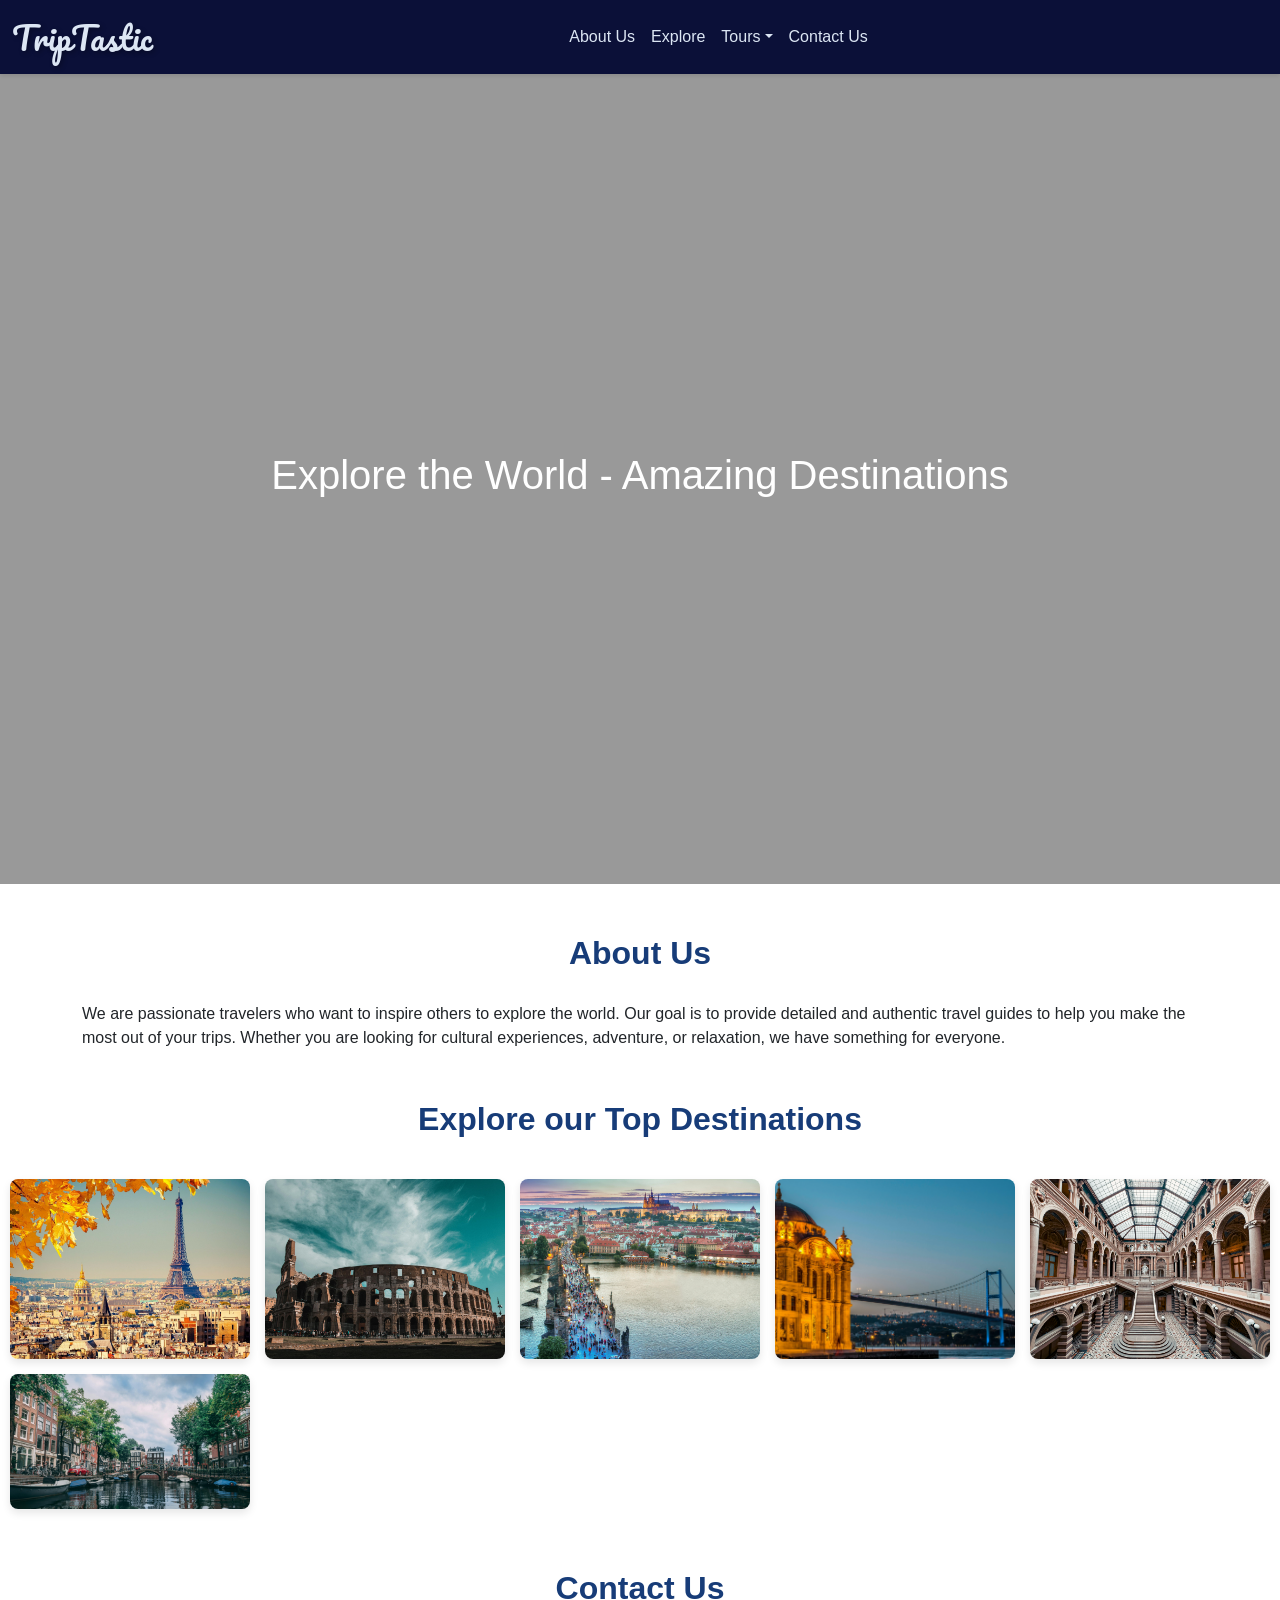
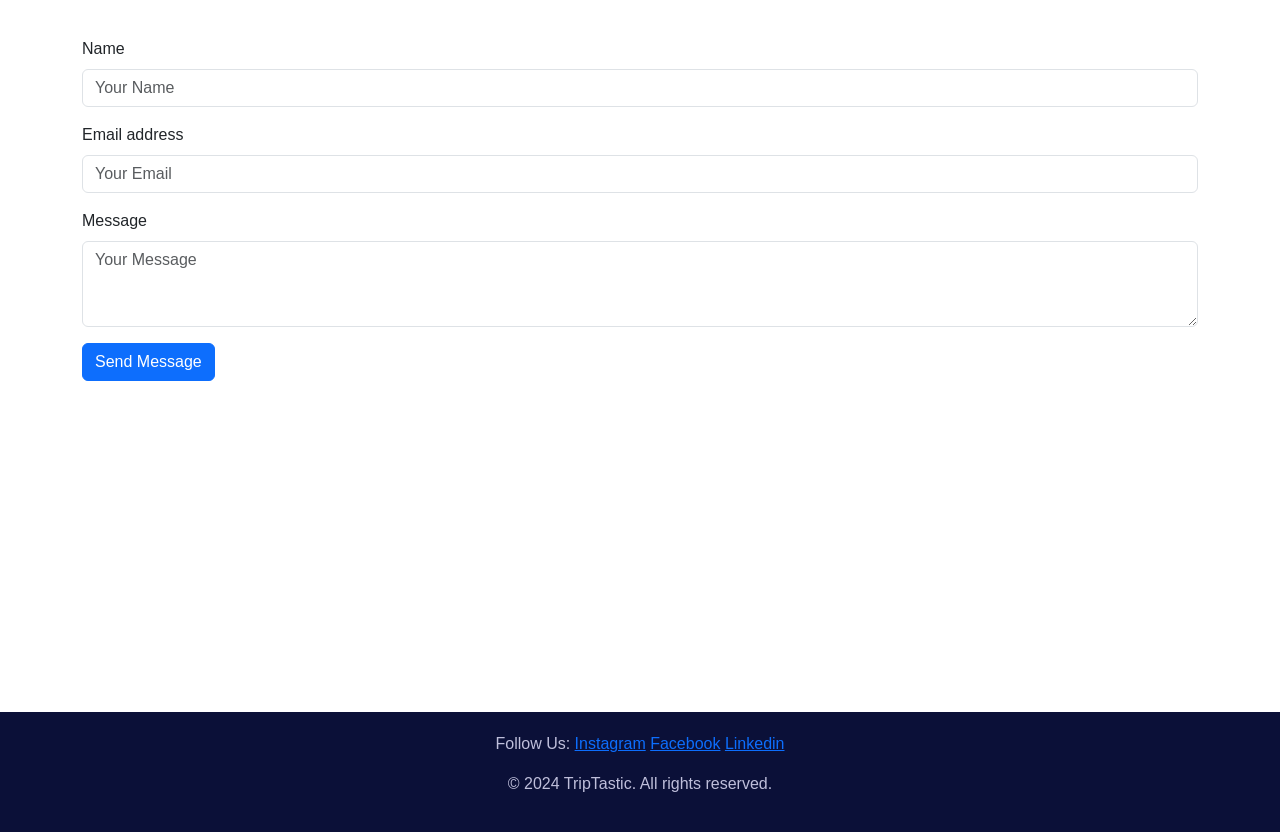
<file: index.html>
<!DOCTYPE html>
<html lang="en">

<head>
    <meta charset="UTF-8">
    <meta name="viewport" content="width=device-width, initial-scale=1.0">
    <title>TripTastic Agency</title>
    <link href="https://cdn.jsdelivr.net/npm/bootstrap@5.3.3/dist/css/bootstrap.min.css" rel="stylesheet" integrity="sha384-QWTKZyjpPEjISv5WaRU9OFeRpok6YctnYmDr5pNlyT2bRjXh0JMhjY6hW+ALEwIH" crossorigin="anonymous">
    <script src="https://cdn.jsdelivr.net/npm/bootstrap@5.3.3/dist/js/bootstrap.bundle.min.js" integrity="sha384-YvpcrYf0tY3lHB60NNkmXc5s9fDVZLESaAA55NDzOxhy9GkcIdslK1eN7N6jIeHz" crossorigin="anonymous"></script>
    <link href="https://fonts.googleapis.com/css2?family=Pacifico&display=swap" rel="stylesheet">

    <style>
        body {
        font-family:'Lucida Sans', Verdana, sans-serif;
        margin: 0;
        padding: 0;
        }
    
        .hero {
            position: relative;
            height: 90vh;
            display: flex;
            justify-content: center;
            align-items: center;
            text-align: center;
            overflow: hidden;
            color: white;
        }

        .hero-video {
            position: absolute;
            top: 50%;
            left: 50%;
            transform: translate(-50%, -50%);
            width: 100%;
            height: 100%;
            object-fit: cover;
            z-index: -1;
        }

        .hero::before {
            content: "";
            position: absolute;
            top: 0;
            left: 0;
            width: 100%;
            height: 100%;
            background: rgba(0, 0, 0, 0.4); 
            z-index: 0; 
        }



        .hero-content {
            z-index: 1;
            position: relative;
            color: white;
        }


        .destination-grid {
            display: grid;
            grid-template-columns: repeat(auto-fill, minmax(235px, 1fr));
            gap: 15px;
            padding: 30px;
        }

        .destination-card img {
            width: 100%;
            height: 100%;
            object-fit: cover;
        }


        .destination-card {
            position: relative;
            overflow: hidden;
            border-radius: 8px;
            box-shadow: 0 4px 8px rgba(0, 0, 0, 0.1);
        }

        .destination-card:hover {
            transform: scale(1.05);
            transition: all 0.3s ease;
        }

        .destination-card .overlay {
            position: absolute;
            top: 0;
            bottom: 0;
            left: 0;
            right: 0;
            background-color: #08146d74;
            display: flex;
            justify-content: center;
            align-items: center;
            opacity: 0;
            transition: opacity 0.3s ease;
        }

        .destination-card:hover .overlay {
            opacity: 1;
        }

        .overlay a {
            font-size: 1.5rem;
            color: white;
            text-decoration: none;
            font-weight: bold;
        }

        .section-title {
            text-align: center;
            margin-top: 50px;
            margin-bottom: 30px;
        }

        .about-text,
        .contact-form {
            margin-top: 30px;
        }

        .footer {
            background-color: #0b1038;
            color: #bfbfdb;
            padding: 20px;
            text-align: center;
        }

        .footer a:hover {
            color: white;
            text-decoration: underline;
        }

        .navbar-nav {
            margin-left: auto;
        }

        nav.navbar{
            background-color: #0b1038;
            box-shadow: 0 2px 4px rgba(0, 0, 0, 0.1); 
        }

        nav.navbar .navbar-brand, 
        nav.navbar .nav-link {
            color: #dce6f4; 
        }

        nav.navbar .nav-link:hover {
            color: #ffffff;

        }
        .navbar-brand{
            font-family: 'Pacifico', cursive; 
            font-size: 32px; 
            text-shadow: 2px 2px 5px rgba(0, 0, 0, 0.3);
        }

        .destination-grid {
            text-align: center;
            padding: 10px;
        }

        .section-title{
            color: #173c78;
            font-weight: bolder;
            text-shadow: #0b1038;
        }

        @media (max-width: 768px) {
            .hero {
                height: 60vh;
            }

            .hero-content h1 {
                font-size: 1.8rem;
            }

            .destination-grid {
                padding: 15px;
            }

            .section-title {
                font-size: 1.5rem;
            }

            .footer p {
                font-size: 0.9rem;
            }
            
            .navbar-nav {
                text-align: center;
            }

            nav.navbar .navbar-brand,
            nav.navbar .nav-link {
                font-size: 0.9rem;
            }

        }
    </style>
</head>
<body>

    <nav class="navbar navbar-expand-lg">
        <div class="container-fluid">
          <a class="navbar-brand" href="index.html">TripTastic</a>
          <button class="navbar-toggler" type="button" data-bs-toggle="collapse" data-bs-target="#navbarSupportedContent" aria-controls="navbarSupportedContent" aria-expanded="false" aria-label="Toggle navigation">
            <span class="navbar-toggler-icon"></span>
          </button>
          <div class="collapse navbar-collapse" id="navbarSupportedContent">
            <ul class="navbar-nav me-auto mb-2 mb-lg-0">
              <li class="nav-item"><a class="nav-link" href="index.html#about-us">About Us</a></li>
              <li class="nav-item"><a class="nav-link" href="index.html#explore">Explore</a></li>
              <li class="nav-item dropdown">
                <a class="nav-link dropdown-toggle" href="#" data-bs-toggle="dropdown">Tours</a>
                <ul class="dropdown-menu">
                  <li><a class="dropdown-item" href="individual_tours.html">Individual Tours</a></li>
                  <li><a class="dropdown-item" href="guided_tours.html">Guided Tours</a></li>
                </ul>
              </li>
              <li class="nav-item"><a class="nav-link" href="index.html#contact-us">Contact Us</a></li>
            </ul>
          </div>
        </div>
      </nav>


    <div class="hero" id="home">
        <video autoplay muted loop playsinline class="hero-video">
            <source src="hero3.mp4" type="video/mp4">
        </video>
        <div class="hero-content">
            <h1>Explore the World - Amazing Destinations</h1>

        </div>
    </div>


    <section id="about-us" class="about-text">
        <div class="container">
            <h2 class="section-title">About Us</h2>
            <p>We are passionate travelers who want to inspire others to explore the world. Our goal is to provide detailed
                and authentic travel guides to help you make the most out of your trips. Whether you are looking for cultural
                experiences, adventure, or relaxation, we have something for everyone.</p>
        </div>
    </section>

 
    <section id="explore">
        <h2 class="section-title">Explore our Top Destinations</h2>

        <div class="destination-grid">
            <div class="destination-card">
                <img src="par.jpg" alt="Paris">
                <div class="overlay">
                    <a href="paris.html">Explore Paris</a>
                </div>
            </div>
            <div class="destination-card">
                <img src="rome1_1.jpg" alt="Rome">
                <div class="overlay">
                    <a href="rome.html">Explore Rome</a>
                </div>
            </div>
            <div class="destination-card">
                <img src="prague1.1.jpg" alt="Prague">
                <div class="overlay">
                    <a href="prague.html">Explore Prague</a>
                </div>
            </div>
            <div class="destination-card">
                <img src="is1.1.jpg" alt="Istanbul">
                <div class="overlay">
                    <a href="istanbul.html">Explore Istanbul</a>
                </div>
            </div>
            <div class="destination-card">
                <img src="vienna2.6.jpg" alt="Vienna">
                <div class="overlay">
                    <a href="vienna.html">Explore Vienna</a>
                </div>
            </div>
            <div class="destination-card">
                <img src="ams1.1.jpg" alt="Amsterdam">
                <div class="overlay">
                    <a href="amsterdam.html">Explore Amsterdam</a>
                </div>
            </div>
        </div>
    </section>

    <section id="contact-us" class="contact-form">
        <div class="container">
            <h2 class="section-title">Contact Us</h2>
            <form onsubmit="return showPopup()">
                <div class="mb-3">
                    <label for="name" class="form-label">Name</label>
                    <input type="text" class="form-control" id="name" placeholder="Your Name">
                </div>
                <div class="mb-3">
                    <label for="email" class="form-label">Email address</label>
                    <input type="email" class="form-control" id="email" placeholder="Your Email">
                </div>
                <div class="mb-3">
                    <label for="message" class="form-label">Message</label>
                    <textarea class="form-control" id="message" rows="3" placeholder="Your Message"></textarea>
                </div>
                <button type="submit" class="btn btn-primary">Send Message</button>
            </form>

        </div>
        <br>
        <iframe src="https://maps.google.com/maps?q=YOUR_LOCATION&output=embed" width="100%" height="300"></iframe>
    </section>

    <footer class="footer custom-footer">
        <div class="footercontainer">
            <p>Follow Us: 
                <a href="">Instagram</a> 
                <a href="" >Facebook</a> 
                <a href="" >Linkedin</a>
            </p>
            <p>&copy; 2024 TripTastic. All rights reserved.</p>
        </div>
    </footer>

    <script>
        function showPopup() {
            alert("Thank you for contacting us! We will reach out as soon as possible!");
            return false;
        }
    </script>

</body>

</html>
</file>
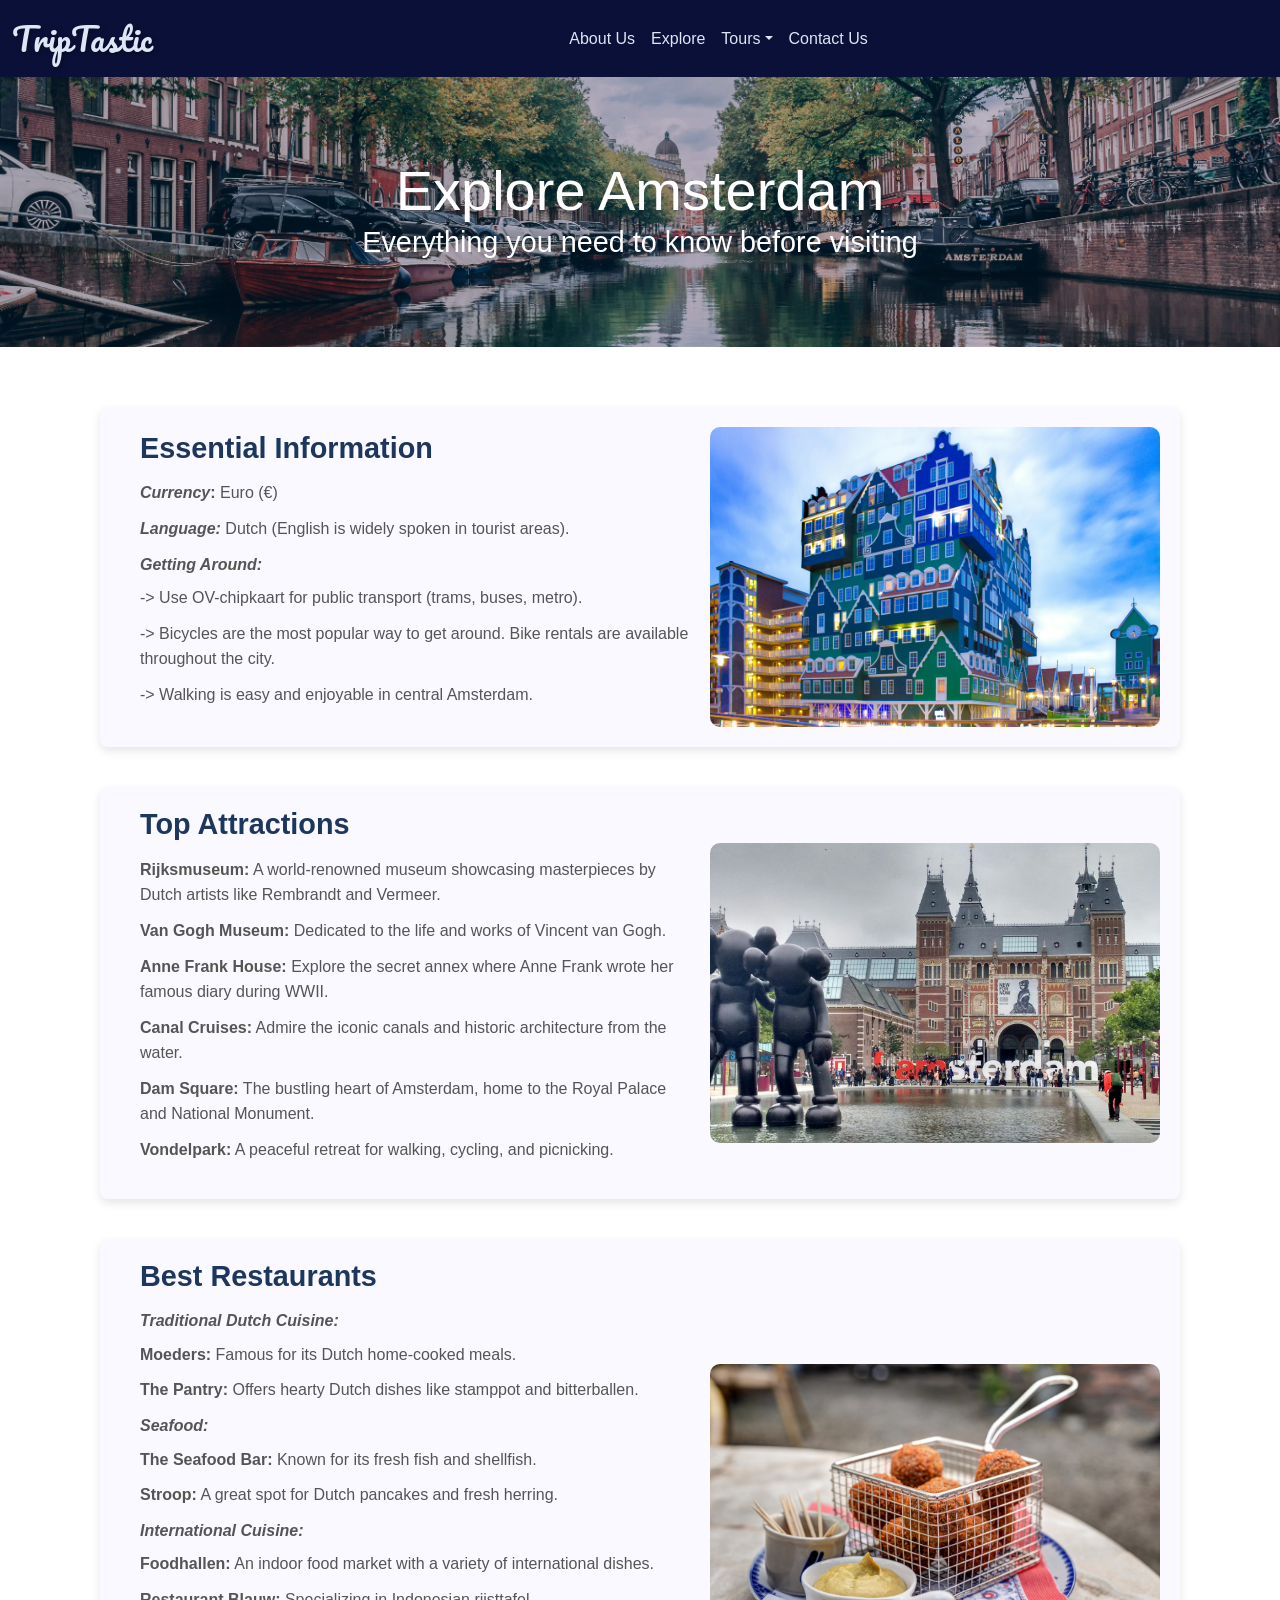
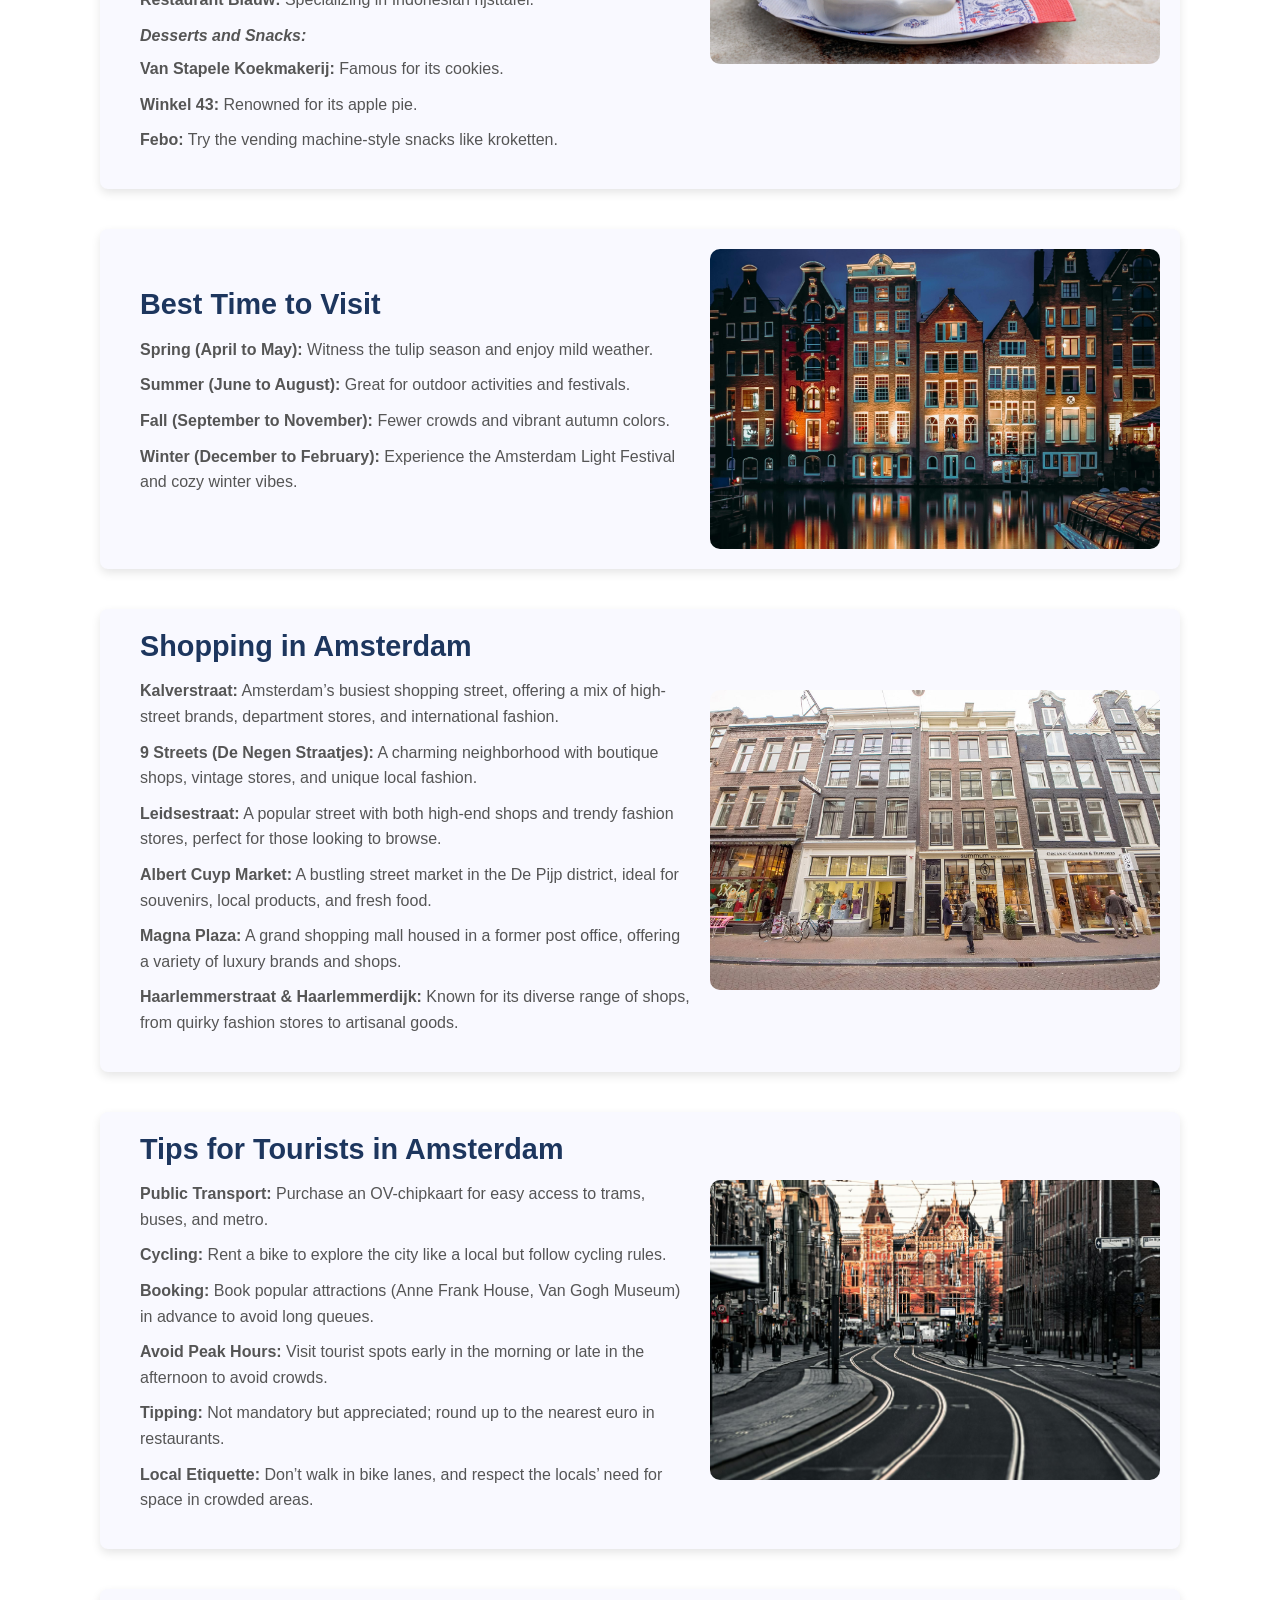
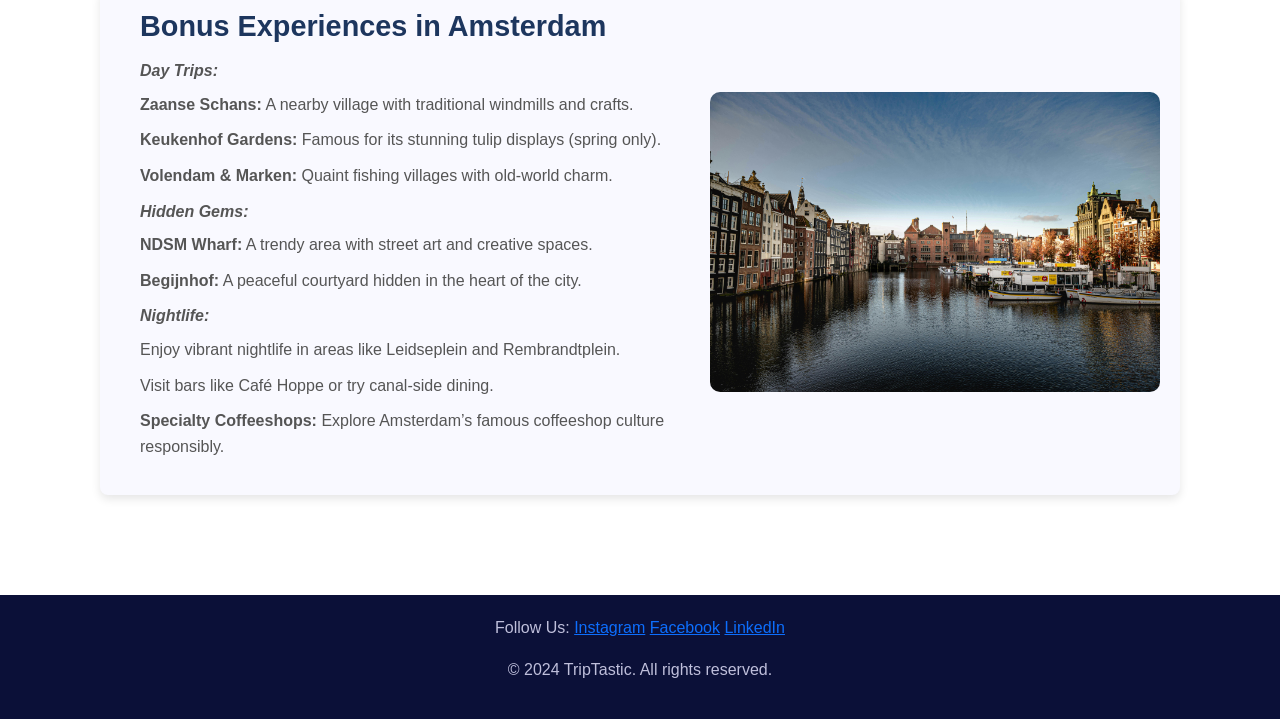
<file: amsterdam.html>
<!DOCTYPE html>
<html lang="en">
<head>
    <meta charset="UTF-8">
    <meta name="viewport" content="width=device-width, initial-scale=1.0">
    <title>Explore Amsterdam </title>
    <link href="https://cdn.jsdelivr.net/npm/bootstrap@5.3.3/dist/css/bootstrap.min.css" rel="stylesheet" integrity="sha384-QWTKZyjpPEjISv5WaRU9OFeRpok6YctnYmDr5pNlyT2bRjXh0JMhjY6hW+ALEwIH" crossorigin="anonymous">
    <script src="https://cdn.jsdelivr.net/npm/bootstrap@5.3.3/dist/js/bootstrap.bundle.min.js" integrity="sha384-YvpcrYf0tY3lHB60NNkmXc5s9fDVZLESaAA55NDzOxhy9GkcIdslK1eN7N6jIeHz" crossorigin="anonymous"></script>
    <link href="https://fonts.googleapis.com/css2?family=Pacifico&display=swap" rel="stylesheet">

    <style>
        body {
            font-family:'Lucida Sans', Verdana, sans-serif;
            line-height: 1.6;
        }

        .hero {
            background: url('ams2.1.jpg') no-repeat center center/cover;
            color: rgb(255, 254, 254);
            height: 30vh;
            display: flex;
            justify-content: center;
            align-items: center;
            text-align: center;
            flex-direction: column;
            position: relative;
        }

        .hero::after {
            content: "";
            position: absolute;
            top: 0;
            left: 0;
            right: 0;
            bottom: 0;
            background-color: #050b3c43;
        }

        .hero h1 {
            font-size: 3.5rem;
            margin: 0;
            z-index: 1;
        }

        .hero h4 {
            font-size: 1.8rem;
            font-weight: 400;
            z-index: 1;
        }

        .container {
            padding: 60px 30px;
        }

        .info-section {
            display: flex;
            align-items: center;
            margin-bottom: 40px;
            justify-content: space-between;
            gap: 20px;
            padding: 20px;
            background-color: #f9f9ff;
            box-shadow: 0 4px 10px rgba(0, 0, 0, 0.1);
            border-radius: 8px;
        }

        .info-section img {
            width: 100%;
            max-width: 450px;
            height: 300px;
            border-radius: 10px;
            object-fit: cover;
            transition: transform 0.3s ease, box-shadow 0.3s ease;
        }

        .info-section img:hover {
            transform: scale(1.05);
            box-shadow: 0 8px 15px rgba(0, 0, 0, 0.2);
        }

        .info {
            flex: 1;
            margin-left: 20px;
        }

        .info h5 {
            font-size: 1.8rem;
            font-weight: 600;
            margin-bottom: 15px;
            color: #1d365e;
        }

        .info ul {
            list-style-type: none;
            padding: 0;
        }

        .info ul li {
            margin: 8px 0;
            color: #555;
            margin-bottom: 10px;
        }

        .footer {
            background-color: #0b1038;
            color: #bfbfdb;
            text-align: center;
            padding: 20px;
        }

        .footer a:hover {
            color: white;
            text-decoration: underline;
        }

        .navbar-nav {
            margin-left: auto;
        }

        nav.navbar{
            background-color: #0b1038;
            box-shadow: 0 2px 4px rgba(0, 0, 0, 0.1); 
        }

        nav.navbar .navbar-brand, 
        nav.navbar .nav-link {
            color: #dce6f4; 
        }

        nav.navbar .nav-link:hover {
            color: #ffffff;

        }

        .navbar-brand{
            font-family: 'Pacifico', cursive; 
            font-size: 32px; 
            text-shadow: 2px 2px 5px rgba(0, 0, 0, 0.3);
        }
        
        .destination-grid {
            text-align: center;
            padding: 10px;
        }

        .section-title{
            color: #173c78;
        }

        @media (max-width: 768px) {
            .hero h1 {
                font-size: 2.5rem;
            }

            .hero h4 {
                font-size: 1.2rem;
            }

            .info-section {
                flex-direction: column;
                text-align: center;
            }

            .info {
                text-align: center;
            }

            .navbar-nav {
                text-align: center;
            }

            nav.navbar .navbar-brand,
            nav.navbar .nav-link {
                font-size: 0.9rem;
            }
        }

        @media (max-width: 576px) {
            .hero h1 {
                font-size: 2rem;
            }

            .hero h4 {
                font-size: 1rem;
            }

            .container {
                padding: 15px;
            }

            .info-section img {
                max-width: 100%;
                height: auto;
            }
        }
    </style>
</head>
<body>

    <nav class="navbar navbar-expand-lg">
        <div class="container-fluid">
          <a class="navbar-brand" href="blogg.html">TripTastic</a>
          <button class="navbar-toggler" type="button" data-bs-toggle="collapse" data-bs-target="#navbarSupportedContent" aria-controls="navbarSupportedContent" aria-expanded="false" aria-label="Toggle navigation">
            <span class="navbar-toggler-icon"></span>
          </button>
          <div class="collapse navbar-collapse" id="navbarSupportedContent">
            <ul class="navbar-nav me-auto mb-2 mb-lg-0">
              <li class="nav-item"><a class="nav-link" href="blogg.html#about-us">About Us</a></li>
              <li class="nav-item"><a class="nav-link" href="blogg.html#explore">Explore</a></li>
              <li class="nav-item dropdown">
                <a class="nav-link dropdown-toggle" href="#" data-bs-toggle="dropdown">Tours</a>
                <ul class="dropdown-menu">
                  <li><a class="dropdown-item" href="individual_tours.html">Individual Tours</a></li>
                  <li><a class="dropdown-item" href="guided_tours.html">Guided Tours</a></li>
                </ul>
              </li>
              <li class="nav-item"><a class="nav-link" href="blogg.html#contact-us">Contact Us</a></li>
            </ul>
          </div>
        </div>
    </nav>

    <div class="hero">
        <h1>Explore Amsterdam</h1>
        <h4>Everything you need to know before visiting</h4>
    </div>

    <section class="container">

        <div class="info-section">
            <div class="info">
                <h5>Essential Information</h5>
                <ul>
                    <li><strong><i>Currency</i>:</strong> Euro (€)</li>
                    <li><strong><i>Language:</i></strong> Dutch (English is widely spoken in tourist areas).</li>
                    <li><strong><i>Getting Around:</i></strong>
                        <ul>
                            <li>-> Use OV-chipkaart for public transport (trams, buses, metro).</li>
                            <li>-> Bicycles are the most popular way to get around. Bike rentals are available throughout the city.</li>
                            <li>-> Walking is easy and enjoyable in central Amsterdam.</li>
                        </ul>
                    </li>
                </ul>
            </div>
            <img src="ams2.4.jpg" alt="Essential Information for Amsterdam">
        </div>
        
        <div class="info-section">
            <div class="info">
                <h5>Top Attractions</h5>
                <ul>
                    <li><strong>Rijksmuseum:</strong> A world-renowned museum showcasing masterpieces by Dutch artists like Rembrandt and Vermeer.</li>
                    <li><strong>Van Gogh Museum:</strong> Dedicated to the life and works of Vincent van Gogh.</li>
                    <li><strong>Anne Frank House:</strong> Explore the secret annex where Anne Frank wrote her famous diary during WWII.</li>
                    <li><strong>Canal Cruises:</strong> Admire the iconic canals and historic architecture from the water.</li>
                    <li><strong>Dam Square:</strong> The bustling heart of Amsterdam, home to the Royal Palace and National Monument.</li>
                    <li><strong>Vondelpark:</strong> A peaceful retreat for walking, cycling, and picnicking.</li>
                </ul>
            </div>
            <img src="ams2.7.jpg" alt="Top Attractions in Amsterdam">
        </div>
     
        <div class="info-section">
            <div class="info">
                <h5>Best Restaurants</h5>
                <ul>
                    <li><strong><i>Traditional Dutch Cuisine:</i></strong>
                        <ul>
                            <li><strong>Moeders:</strong> Famous for its Dutch home-cooked meals.</li>
                            <li><strong>The Pantry:</strong> Offers hearty Dutch dishes like stamppot and bitterballen.</li>
                        </ul>
                    </li>
                    <li><strong><i>Seafood:</i></strong>
                        <ul>
                            <li><strong>The Seafood Bar:</strong> Known for its fresh fish and shellfish.</li>
                            <li><strong>Stroop:</strong> A great spot for Dutch pancakes and fresh herring.</li>
                        </ul>
                    </li>
                    <li><strong><i>International Cuisine:</i></strong>
                        <ul>
                            <li><strong>Foodhallen:</strong> An indoor food market with a variety of international dishes.</li>
                            <li><strong>Restaurant Blauw:</strong> Specializing in Indonesian rijsttafel.</li>
                        </ul>
                    </li>
                    <li><strong><i>Desserts and Snacks:</i></strong>
                        <ul>
                            <li><strong>Van Stapele Koekmakerij:</strong> Famous for its cookies.</li>
                            <li><strong>Winkel 43:</strong> Renowned for its apple pie.</li>
                            <li><strong>Febo:</strong> Try the vending machine-style snacks like kroketten.</li>
                        </ul>
                    </li>
                </ul>
            </div>
            <img src="amsfood1.jpg" alt="Best Restaurants in Amsterdam">
        </div>
        

        <div class="info-section">
            <div class="info">
                <h5>Best Time to Visit</h5>
                <ul>
                    <li><strong>Spring (April to May):</strong> Witness the tulip season and enjoy mild weather.</li>
                    <li><strong>Summer (June to August):</strong> Great for outdoor activities and festivals.</li>
                    <li><strong>Fall (September to November):</strong> Fewer crowds and vibrant autumn colors.</li>
                    <li><strong>Winter (December to February):</strong> Experience the Amsterdam Light Festival and cozy winter vibes.</li>
                </ul>
            </div>
            <img src="ams2.5.jpg" alt="Best Time to Visit Amsterdam">
        </div>
        
        <div class="info-section">
            <div class="info">
                <h5>Shopping in Amsterdam</h5>
                <ul>
                    <li><strong>Kalverstraat:</strong> Amsterdam’s busiest shopping street, offering a mix of high-street brands, department stores, and international fashion.</li>
                    <li><strong>9 Streets (De Negen Straatjes):</strong> A charming neighborhood with boutique shops, vintage stores, and unique local fashion.</li>
                    <li><strong>Leidsestraat:</strong> A popular street with both high-end shops and trendy fashion stores, perfect for those looking to browse.</li>
                    <li><strong>Albert Cuyp Market:</strong> A bustling street market in the De Pijp district, ideal for souvenirs, local products, and fresh food.</li>
                    <li><strong>Magna Plaza:</strong> A grand shopping mall housed in a former post office, offering a variety of luxury brands and shops.</li>
                    <li><strong>Haarlemmerstraat & Haarlemmerdijk:</strong> Known for its diverse range of shops, from quirky fashion stores to artisanal goods.</li>
                </ul>
            </div>
            <img src="amsshops.jpg" alt="Shopping in Amsterdam">
        </div>
        
        <div class="info-section">
            <div class="info">
                <h5>Tips for Tourists in Amsterdam</h5>
                <ul>
                    <li><strong>Public Transport:</strong> Purchase an OV-chipkaart for easy access to trams, buses, and metro.</li>
                    <li><strong>Cycling:</strong> Rent a bike to explore the city like a local but follow cycling rules.</li>
                    <li><strong>Booking:</strong> Book popular attractions (Anne Frank House, Van Gogh Museum) in advance to avoid long queues.</li>
                    <li><strong>Avoid Peak Hours:</strong> Visit tourist spots early in the morning or late in the afternoon to avoid crowds.</li>
                    <li><strong>Tipping:</strong> Not mandatory but appreciated; round up to the nearest euro in restaurants.</li>
                    <li><strong>Local Etiquette:</strong> Don’t walk in bike lanes, and respect the locals’ need for space in crowded areas.</li>
                </ul>
            </div>
            <img src="ams2.6.jpg" alt="Tips for Tourists in Amsterdam">
        </div>
        
        
        <div class="info-section">
            <div class="info">
                <h5>Bonus Experiences in Amsterdam</h5>
                <ul>
                    <li><strong><i>Day Trips:</i></strong>
                        <ul>
                            <li><strong>Zaanse Schans:</strong> A nearby village with traditional windmills and crafts.</li>
                            <li><strong>Keukenhof Gardens:</strong> Famous for its stunning tulip displays (spring only).</li>
                            <li><strong>Volendam & Marken:</strong> Quaint fishing villages with old-world charm.</li>
                        </ul>
                    </li>
                    <li><strong><i>Hidden Gems:</i></strong>
                        <ul>
                            <li><strong>NDSM Wharf:</strong> A trendy area with street art and creative spaces.</li>
                            <li><strong>Begijnhof:</strong> A peaceful courtyard hidden in the heart of the city.</li>
                        </ul>
                    </li>
                    <li><strong><i>Nightlife:</i></strong>
                        <ul>
                            <li>Enjoy vibrant nightlife in areas like Leidseplein and Rembrandtplein.</li>
                            <li>Visit bars like Café Hoppe or try canal-side dining.</li>
                        </ul>
                    </li>
                    <li><strong>Specialty Coffeeshops:</strong> Explore Amsterdam’s famous coffeeshop culture responsibly.</li>
                </ul>
            </div>
            <img src="ams2.8.jpg" alt="Bonus Experiences in Amsterdam">
        </div>
        
        
</section>

<footer class="footer custom-footer">
    <div class="footercontainer">
        <p>Follow Us: 
            <a href="#">Instagram</a> 
            <a href="#">Facebook</a> 
            <a href="#">LinkedIn</a>
        </p>
        <p>&copy; 2024 TripTastic. All rights reserved.</p>
    </div>
</footer>

</body>
</html>
</file>
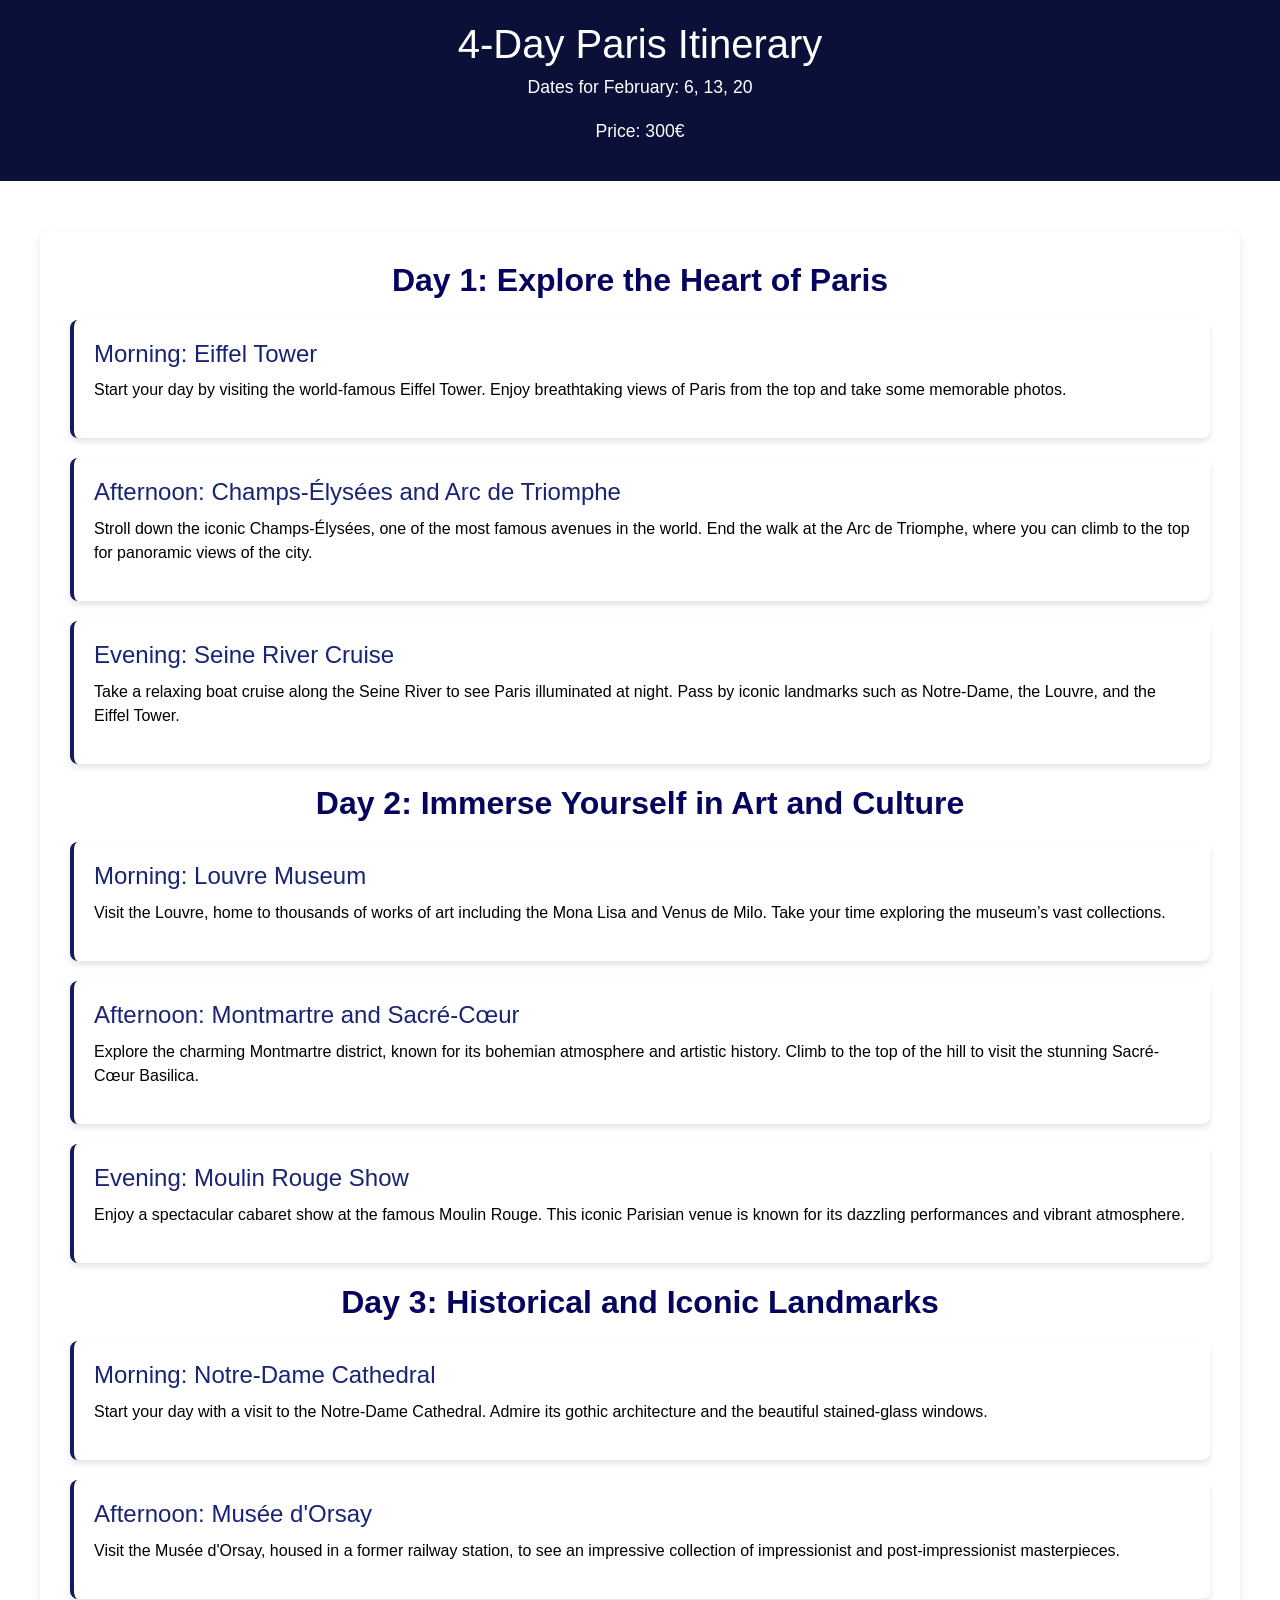
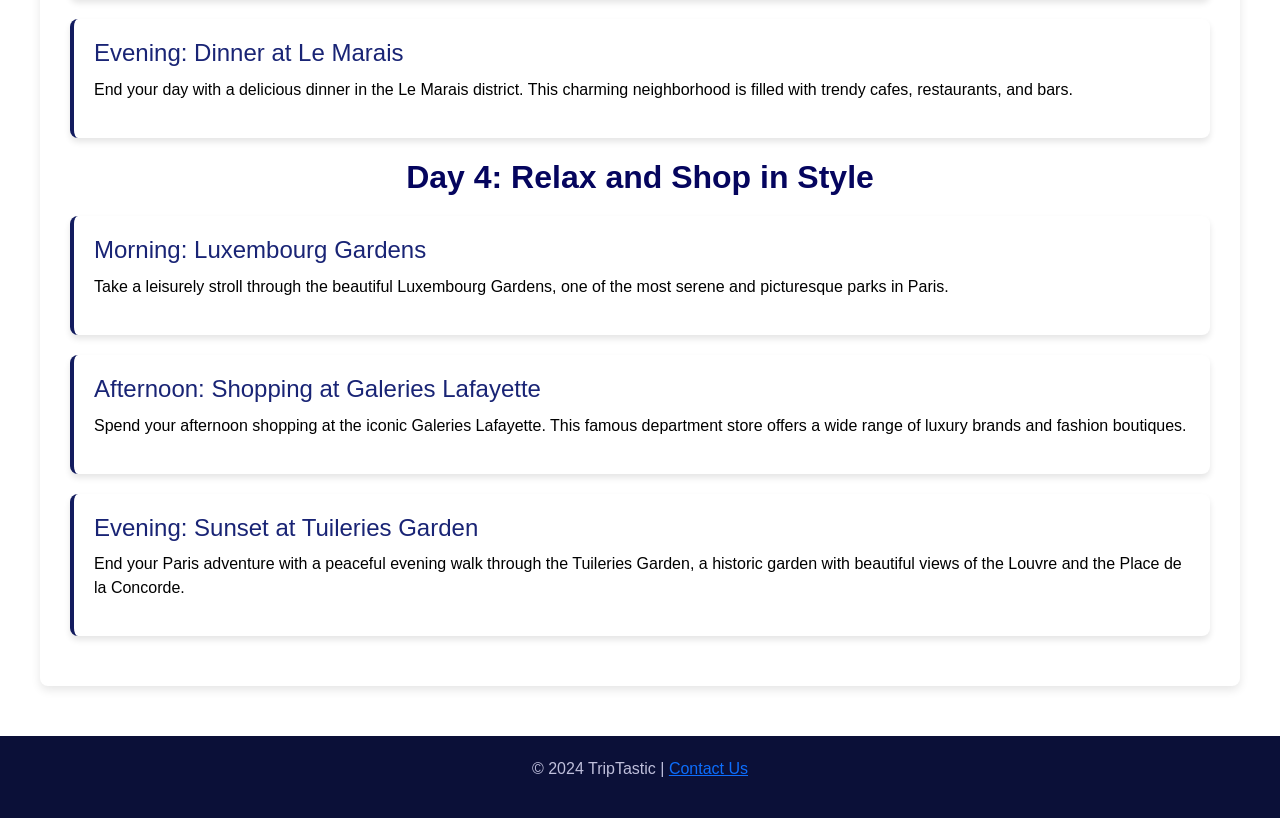
<file: guided_tour_paris.html>
<!DOCTYPE html>
<html lang="en">
<head>
    <meta charset="UTF-8">
    <meta name="viewport" content="width=device-width, initial-scale=1.0">
    <title>4-Day Paris Itinerary</title>
    <link href="https://cdn.jsdelivr.net/npm/bootstrap@5.3.3/dist/css/bootstrap.min.css" rel="stylesheet" integrity="sha384-QWTKZyjpPEjISv5WaRU9OFeRpok6YctnYmDr5pNlyT2bRjXh0JMhjY6hW+ALEwIH" crossorigin="anonymous">
    <script src="https://cdn.jsdelivr.net/npm/bootstrap@5.3.3/dist/js/bootstrap.bundle.min.js" integrity="sha384-YvpcrYf0tY3lHB60NNkmXc5s9fDVZLESaAA55NDzOxhy9GkcIdslK1eN7N6jIeHz" crossorigin="anonymous"></script>
    <style>
        body {
            margin: 0;
            padding: 0;
            font-family:'Trebuchet MS',  sans-serif;
            line-height: 1.6;
        }

        header {
            background-color: #0b1038; 
            color: white;
            padding: 20px 0;
            text-align: center;
        }

        header h1 {
            margin: 0;
            font-size: 2.5rem;
        }

        header p {
            font-size: 1.1rem;
            margin-top: 5px;
        }

        section {
            padding: 50px 0;
        }

        .itinerary-container {
            max-width: 1200px;
            margin: 0 auto;
            background-color: white;
            padding: 30px;
            border-radius: 8px;
            box-shadow: 0 4px 10px rgba(0, 0, 0, 0.1);
        }

        h2 {
            font-size: 2rem;
            font-weight: bold;
            color: #05055e;
            margin-bottom: 20px;
            text-align: center;
        }

        .itinerary-day {
            background-color: white; 
            margin-bottom: 20px;
            border-radius: 8px;
            padding: 20px;
            border-left: 4px solid #131c5f; 
            box-shadow: 0 4px 6px rgba(0, 0, 0, 0.1);
        }

        .itinerary-day h3 {
            color: #192475;
            font-size: 1.5rem;
            margin-bottom: 10px;
        }

        .itinerary-day p {
            font-size: 1rem;
            line-height: 1.5;
            color: black;
        }

    .footer {
        background-color: #0b1038;
        color: #bfbfdb;
        padding: 20px;
        text-align: center;
    }

    .footer a:hover {
        color: white;
        text-decoration: underline;
    }

@media (max-width: 768px) {
    header h1 {
        font-size: 1.8rem;
    }

    h2 {
        font-size: 1.5rem;
    }

    .itinerary-day {
        margin-bottom: 10px;
    }
}
</style>
</head>
<body>

<header>
    <h1>4-Day Paris Itinerary</h1>
    <p>Dates for February: 6, 13, 20</p>
    <p>Price: 300€</p>
</header>

<section>
    <div class="itinerary-container">
        <h2>Day 1: Explore the Heart of Paris</h2>
        <div class="itinerary-day">
            <h3>Morning: Eiffel Tower</h3>
            <p>Start your day by visiting the world-famous Eiffel Tower. Enjoy breathtaking views of Paris from the top and take some memorable photos.</p>
        </div>
        <div class="itinerary-day">
            <h3>Afternoon: Champs-Élysées and Arc de Triomphe</h3>
            <p>Stroll down the iconic Champs-Élysées, one of the most famous avenues in the world. End the walk at the Arc de Triomphe, where you can climb to the top for panoramic views of the city.</p>
        </div>
        <div class="itinerary-day">
            <h3>Evening: Seine River Cruise</h3>
            <p>Take a relaxing boat cruise along the Seine River to see Paris illuminated at night. Pass by iconic landmarks such as Notre-Dame, the Louvre, and the Eiffel Tower.</p>
        </div>

        <h2>Day 2: Immerse Yourself in Art and Culture</h2>
        <div class="itinerary-day">
            <h3>Morning: Louvre Museum</h3>
            <p>Visit the Louvre, home to thousands of works of art including the Mona Lisa and Venus de Milo. Take your time exploring the museum’s vast collections.</p>
        </div>
        <div class="itinerary-day">
            <h3>Afternoon: Montmartre and Sacré-Cœur</h3>
            <p>Explore the charming Montmartre district, known for its bohemian atmosphere and artistic history. Climb to the top of the hill to visit the stunning Sacré-Cœur Basilica.</p>
        </div>
        <div class="itinerary-day">
            <h3>Evening: Moulin Rouge Show</h3>
            <p>Enjoy a spectacular cabaret show at the famous Moulin Rouge. This iconic Parisian venue is known for its dazzling performances and vibrant atmosphere.</p>
        </div>

        <h2>Day 3: Historical and Iconic Landmarks</h2>
        <div class="itinerary-day">
            <h3>Morning: Notre-Dame Cathedral</h3>
            <p>Start your day with a visit to the Notre-Dame Cathedral. Admire its gothic architecture and the beautiful stained-glass windows.</p>
        </div>
        <div class="itinerary-day">
            <h3>Afternoon: Musée d'Orsay</h3>
            <p>Visit the Musée d'Orsay, housed in a former railway station, to see an impressive collection of impressionist and post-impressionist masterpieces.</p>
        </div>
        <div class="itinerary-day">
            <h3>Evening: Dinner at Le Marais</h3>
            <p>End your day with a delicious dinner in the Le Marais district. This charming neighborhood is filled with trendy cafes, restaurants, and bars.</p>
        </div>

        <h2>Day 4: Relax and Shop in Style</h2>
        <div class="itinerary-day">
            <h3>Morning: Luxembourg Gardens</h3>
            <p>Take a leisurely stroll through the beautiful Luxembourg Gardens, one of the most serene and picturesque parks in Paris.</p>
        </div>
        <div class="itinerary-day">
            <h3>Afternoon: Shopping at Galeries Lafayette</h3>
            <p>Spend your afternoon shopping at the iconic Galeries Lafayette. This famous department store offers a wide range of luxury brands and fashion boutiques.</p>
        </div>
        <div class="itinerary-day">
            <h3>Evening: Sunset at Tuileries Garden</h3>
            <p>End your Paris adventure with a peaceful evening walk through the Tuileries Garden, a historic garden with beautiful views of the Louvre and the Place de la Concorde.</p>
        </div>
    </div>
</section>

<footer class="footer">
    <p>&copy; 2024 TripTastic | <a href="index.html#contact-us">Contact Us</a> </p>
</footer>


</body>
</html>
</file>
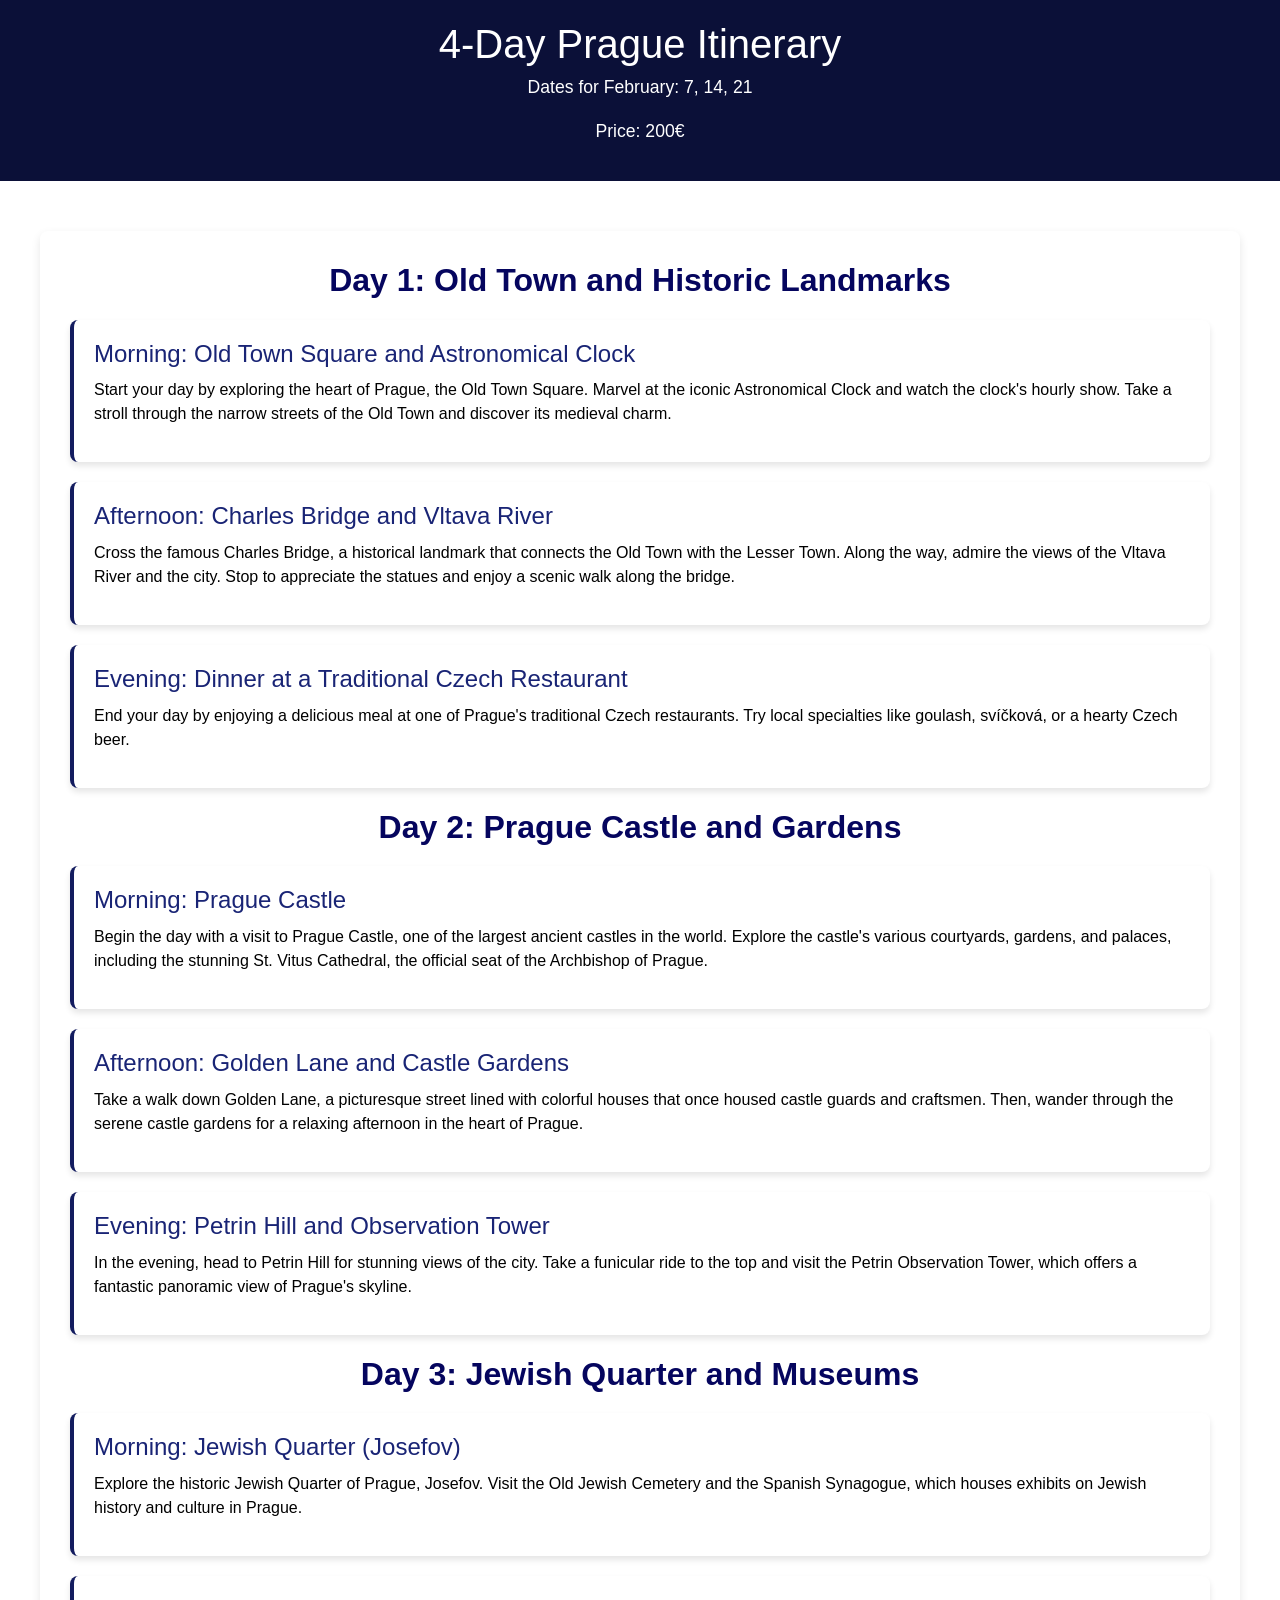
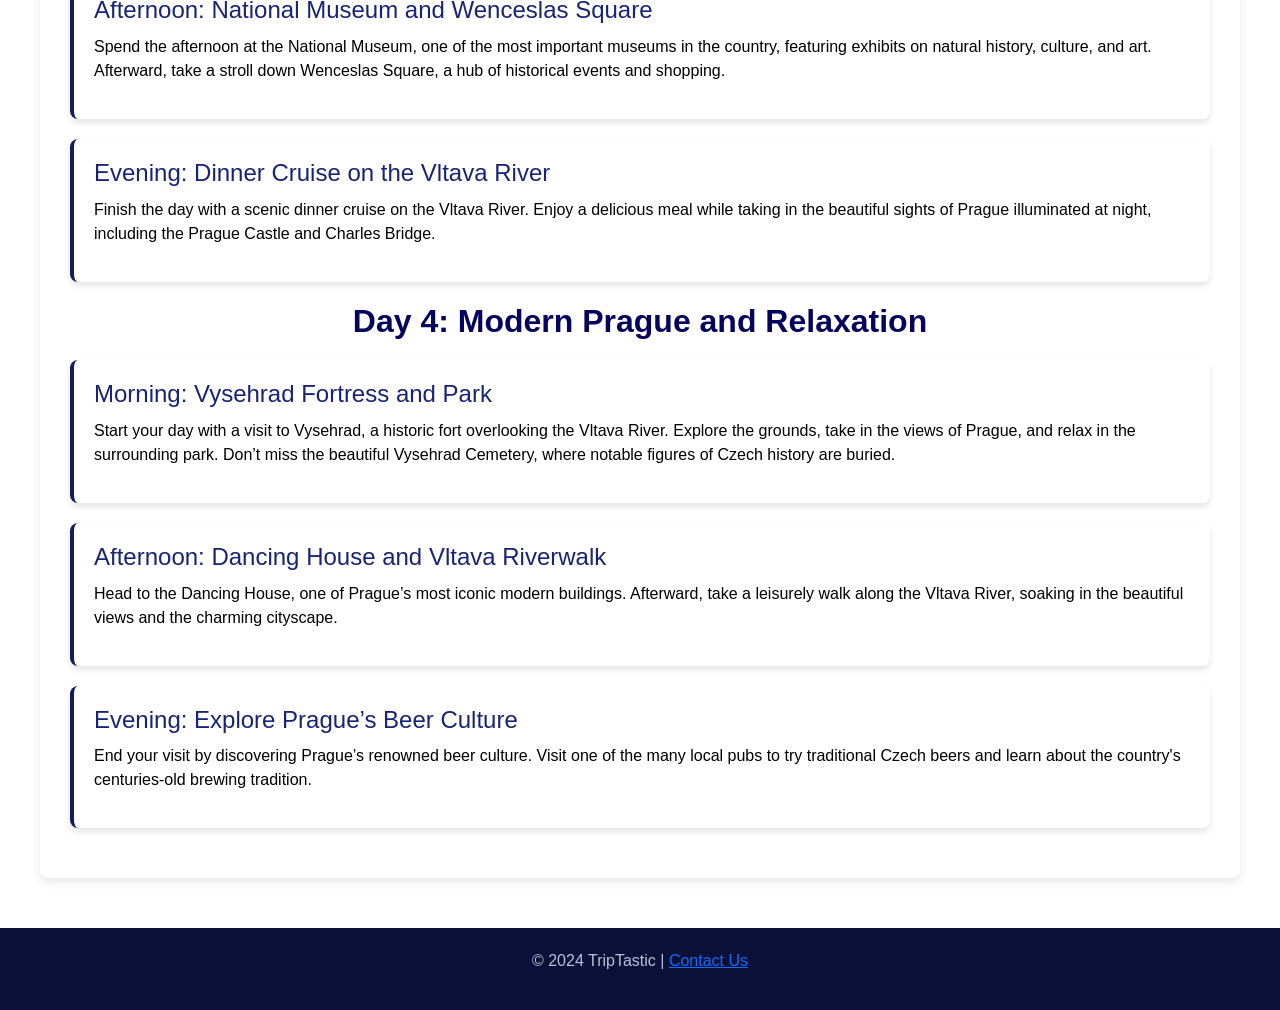
<file: guided_tour_prague.html>
<!DOCTYPE html>
<html lang="en">
<head>
    <meta charset="UTF-8">
    <meta name="viewport" content="width=device-width, initial-scale=1.0">
    <title>4-Day Prague Itinerary</title>
    <link href="https://cdn.jsdelivr.net/npm/bootstrap@5.3.3/dist/css/bootstrap.min.css" rel="stylesheet" integrity="sha384-QWTKZyjpPEjISv5WaRU9OFeRpok6YctnYmDr5pNlyT2bRjXh0JMhjY6hW+ALEwIH" crossorigin="anonymous">
    <script src="https://cdn.jsdelivr.net/npm/bootstrap@5.3.3/dist/js/bootstrap.bundle.min.js" integrity="sha384-YvpcrYf0tY3lHB60NNkmXc5s9fDVZLESaAA55NDzOxhy9GkcIdslK1eN7N6jIeHz" crossorigin="anonymous"></script>    
    <style>
       body {
            margin: 0;
            padding: 0;
            font-family:'Trebuchet MS',  sans-serif;
            line-height: 1.6;
        }

        header {
            background-color: #0b1038; 
            color: white;
            padding: 20px 0;
            text-align: center;
        }

        header h1 {
            margin: 0;
            font-size: 2.5rem;
        }

        header p {
            font-size: 1.1rem;
            margin-top: 5px;
        }

        section {
            padding: 50px 0;
        }

        .itinerary-container {
            max-width: 1200px;
            margin: 0 auto;
            background-color: white;
            padding: 30px;
            border-radius: 8px;
            box-shadow: 0 4px 10px rgba(0, 0, 0, 0.1);
        }

        h2 {
            font-size: 2rem;
            font-weight: bold;
            color: #05055e;
            margin-bottom: 20px;
            text-align: center;
        }

        .itinerary-day {
            background-color: white; 
            margin-bottom: 20px;
            border-radius: 8px;
            padding: 20px;
            border-left: 4px solid #131c5f; 
            box-shadow: 0 4px 6px rgba(0, 0, 0, 0.1);
        }

        .itinerary-day h3 {
            color: #192475;
            font-size: 1.5rem;
            margin-bottom: 10px;
        }

        .itinerary-day p {
            font-size: 1rem;
            line-height: 1.5;
            color: black;
        }

    .footer {
        background-color: #0b1038;
        color: #bfbfdb;
        padding: 20px;
        text-align: center;
    }

    .footer a:hover {
        color: white;
        text-decoration: underline;
    }

@media (max-width: 768px) {
    header h1 {
        font-size: 1.8rem;
    }

    h2 {
        font-size: 1.5rem;
    }

    .itinerary-day {
        margin-bottom: 10px;
    }
}

    </style>
</head>
<body>
    
<header>
    <h1>4-Day Prague Itinerary</h1>
    <p>Dates for February: 7, 14, 21 </p>
    <p>Price: 200€</p>
</header>

<section>
    <div class="itinerary-container">
        <h2>Day 1: Old Town and Historic Landmarks</h2>
        <div class="itinerary-day">
            <h3>Morning: Old Town Square and Astronomical Clock</h3>
            <p>Start your day by exploring the heart of Prague, the Old Town Square. Marvel at the iconic Astronomical Clock and watch the clock's hourly show. Take a stroll through the narrow streets of the Old Town and discover its medieval charm.</p>
        </div>
        <div class="itinerary-day">
            <h3>Afternoon: Charles Bridge and Vltava River</h3>
            <p>Cross the famous Charles Bridge, a historical landmark that connects the Old Town with the Lesser Town. Along the way, admire the views of the Vltava River and the city. Stop to appreciate the statues and enjoy a scenic walk along the bridge.</p>
        </div>
        <div class="itinerary-day">
            <h3>Evening: Dinner at a Traditional Czech Restaurant</h3>
            <p>End your day by enjoying a delicious meal at one of Prague's traditional Czech restaurants. Try local specialties like goulash, svíčková, or a hearty Czech beer.</p>
        </div>

        <h2>Day 2: Prague Castle and Gardens</h2>
        <div class="itinerary-day">
            <h3>Morning: Prague Castle</h3>
            <p>Begin the day with a visit to Prague Castle, one of the largest ancient castles in the world. Explore the castle's various courtyards, gardens, and palaces, including the stunning St. Vitus Cathedral, the official seat of the Archbishop of Prague.</p>
        </div>
        <div class="itinerary-day">
            <h3>Afternoon: Golden Lane and Castle Gardens</h3>
            <p>Take a walk down Golden Lane, a picturesque street lined with colorful houses that once housed castle guards and craftsmen. Then, wander through the serene castle gardens for a relaxing afternoon in the heart of Prague.</p>
        </div>
        <div class="itinerary-day">
            <h3>Evening: Petrin Hill and Observation Tower</h3>
            <p>In the evening, head to Petrin Hill for stunning views of the city. Take a funicular ride to the top and visit the Petrin Observation Tower, which offers a fantastic panoramic view of Prague's skyline.</p>
        </div>

        <h2>Day 3: Jewish Quarter and Museums</h2>
        <div class="itinerary-day">
            <h3>Morning: Jewish Quarter (Josefov)</h3>
            <p>Explore the historic Jewish Quarter of Prague, Josefov. Visit the Old Jewish Cemetery and the Spanish Synagogue, which houses exhibits on Jewish history and culture in Prague.</p>
        </div>
        <div class="itinerary-day">
            <h3>Afternoon: National Museum and Wenceslas Square</h3>
            <p>Spend the afternoon at the National Museum, one of the most important museums in the country, featuring exhibits on natural history, culture, and art. Afterward, take a stroll down Wenceslas Square, a hub of historical events and shopping.</p>
        </div>
        <div class="itinerary-day">
            <h3>Evening: Dinner Cruise on the Vltava River</h3>
            <p>Finish the day with a scenic dinner cruise on the Vltava River. Enjoy a delicious meal while taking in the beautiful sights of Prague illuminated at night, including the Prague Castle and Charles Bridge.</p>
        </div>

        <h2>Day 4: Modern Prague and Relaxation</h2>
        <div class="itinerary-day">
            <h3>Morning: Vysehrad Fortress and Park</h3>
            <p>Start your day with a visit to Vysehrad, a historic fort overlooking the Vltava River. Explore the grounds, take in the views of Prague, and relax in the surrounding park. Don’t miss the beautiful Vysehrad Cemetery, where notable figures of Czech history are buried.</p>
        </div>
        <div class="itinerary-day">
            <h3>Afternoon: Dancing House and Vltava Riverwalk</h3>
            <p>Head to the Dancing House, one of Prague’s most iconic modern buildings. Afterward, take a leisurely walk along the Vltava River, soaking in the beautiful views and the charming cityscape.</p>
        </div>
        <div class="itinerary-day">
            <h3>Evening: Explore Prague’s Beer Culture</h3>
            <p>End your visit by discovering Prague’s renowned beer culture. Visit one of the many local pubs to try traditional Czech beers and learn about the country's centuries-old brewing tradition.</p>
        </div>
    </div>
</section>

<footer class="footer">
    <p>&copy; 2024 TripTastic | <a href="index.html#contact-us">Contact Us</a> </p>
</footer>

</body>
</html>
</file>
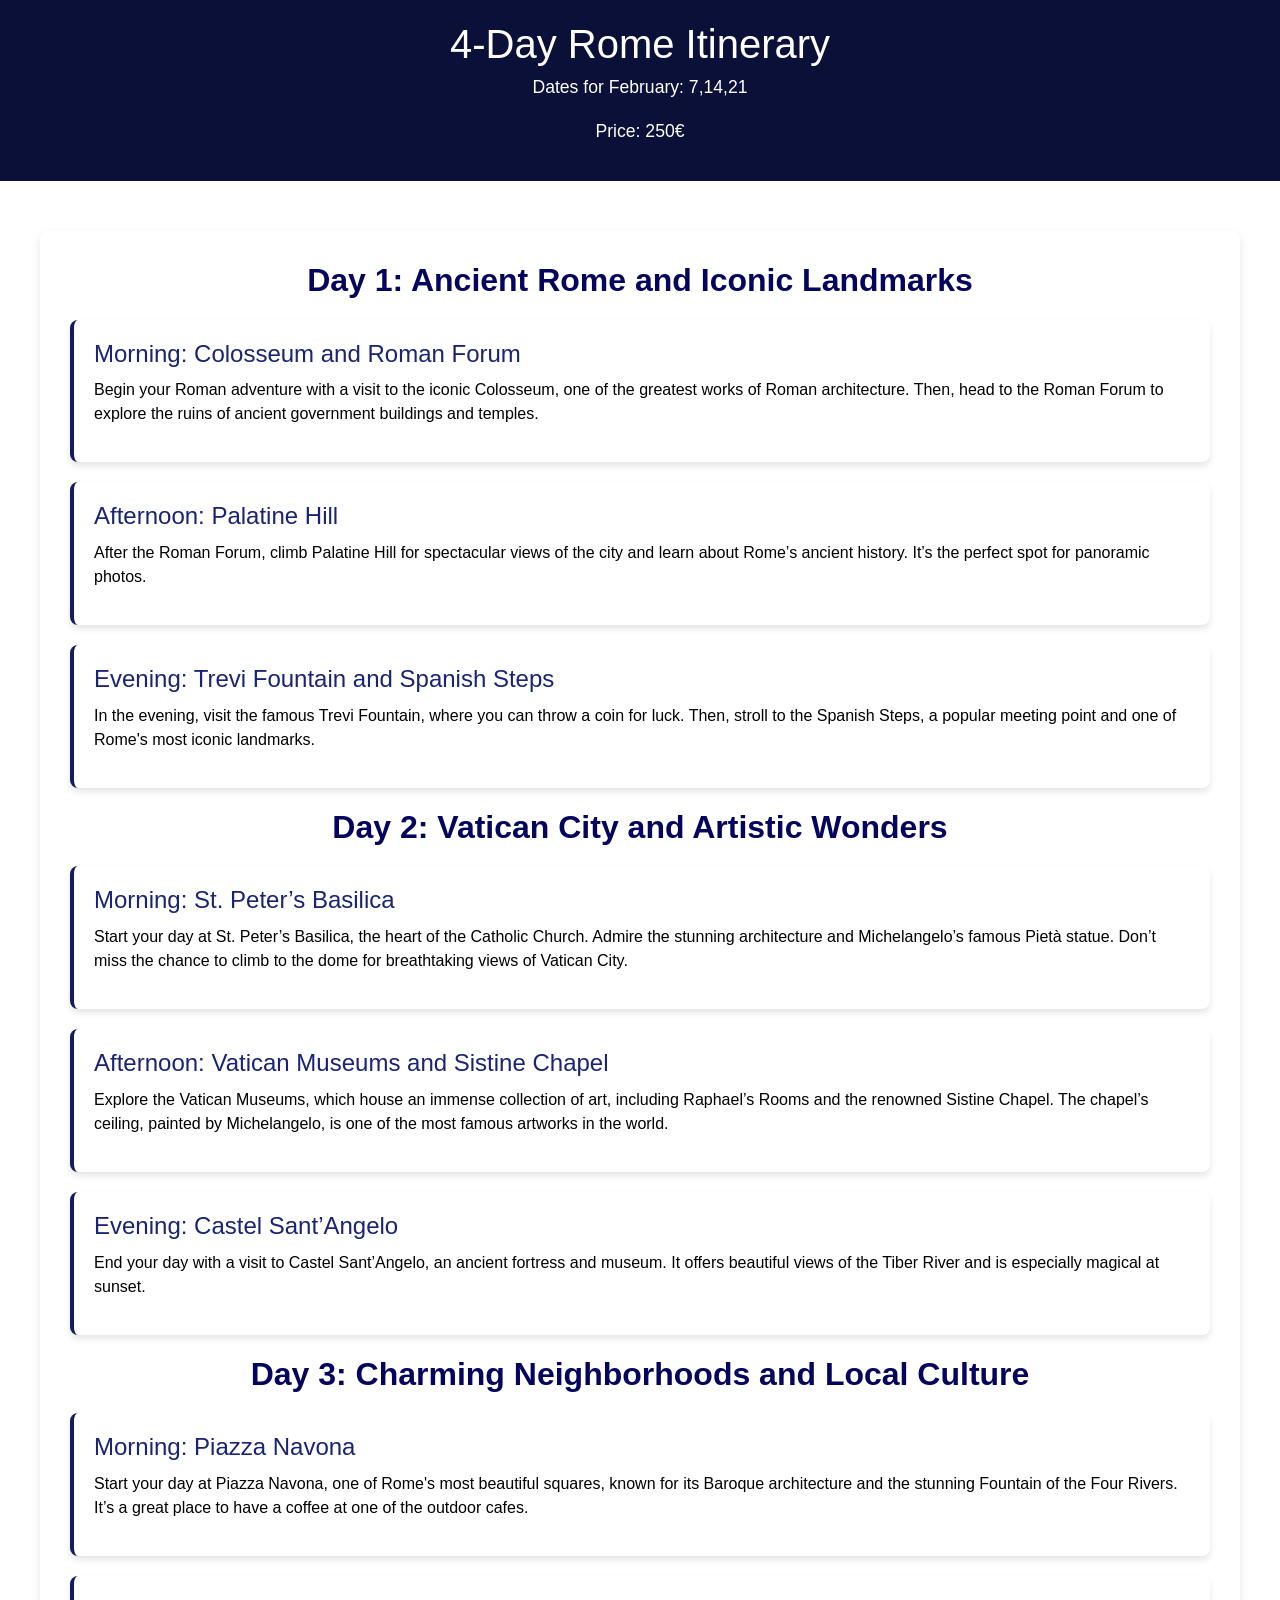
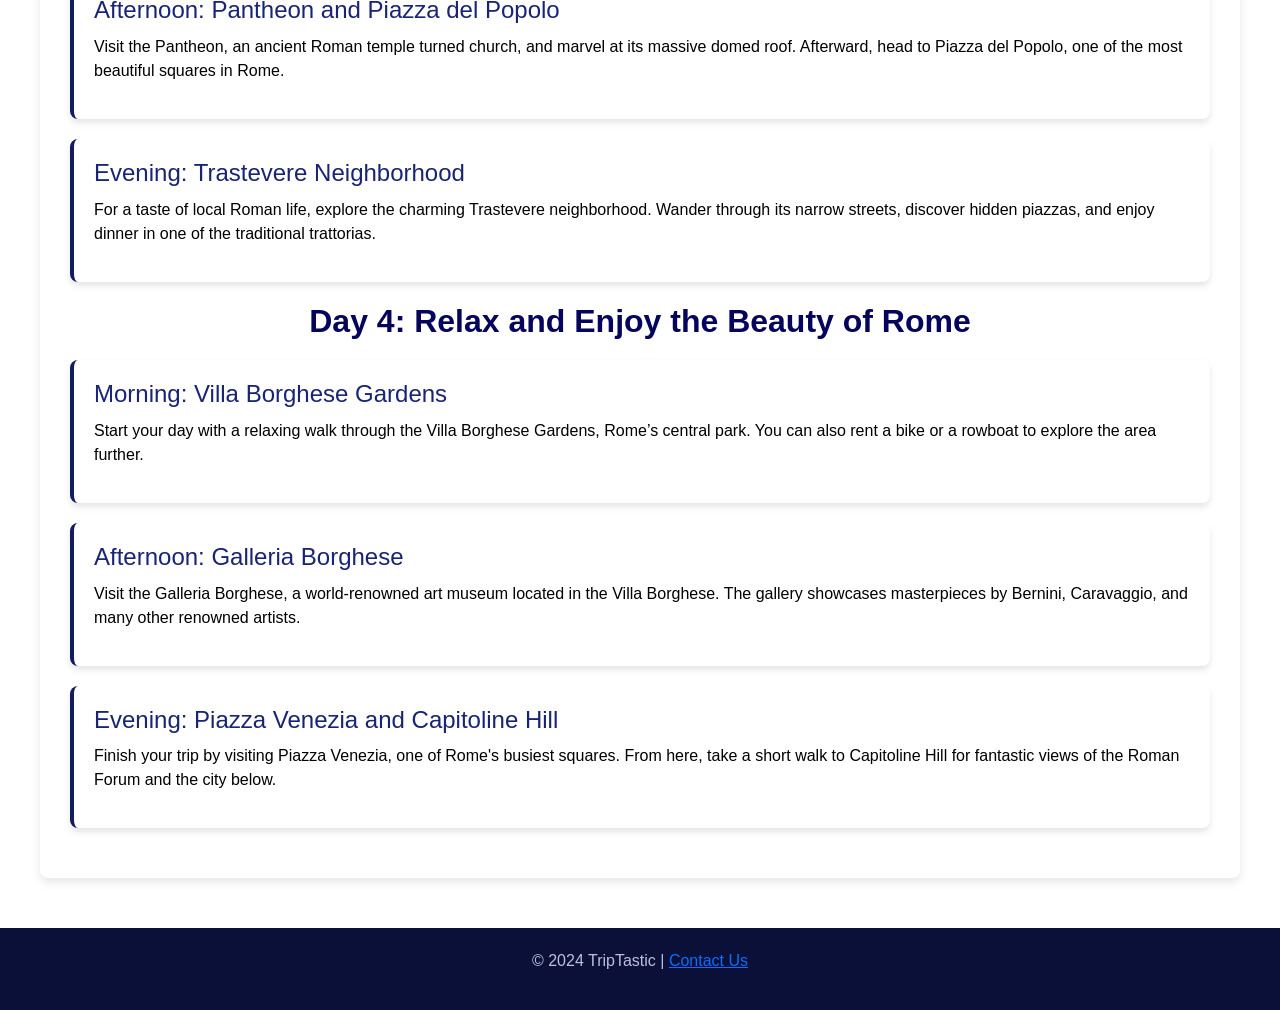
<file: guided_tour_rome.html>
<!DOCTYPE html>
<html lang="en">
<head>
    <meta charset="UTF-8">
    <meta name="viewport" content="width=device-width, initial-scale=1.0">
    <title>4-Day Rome Itinerary</title>
    <link href="https://cdn.jsdelivr.net/npm/bootstrap@5.3.3/dist/css/bootstrap.min.css" rel="stylesheet" integrity="sha384-QWTKZyjpPEjISv5WaRU9OFeRpok6YctnYmDr5pNlyT2bRjXh0JMhjY6hW+ALEwIH" crossorigin="anonymous">
    <script src="https://cdn.jsdelivr.net/npm/bootstrap@5.3.3/dist/js/bootstrap.bundle.min.js" integrity="sha384-YvpcrYf0tY3lHB60NNkmXc5s9fDVZLESaAA55NDzOxhy9GkcIdslK1eN7N6jIeHz" crossorigin="anonymous"></script>
    <style>
        body {
            margin: 0;
            padding: 0;
            font-family:'Trebuchet MS',  sans-serif;
            line-height: 1.6;
        }

        header {
            background-color: #0b1038; 
            color: white;
            padding: 20px 0;
            text-align: center;
        }

        header h1 {
            margin: 0;
            font-size: 2.5rem;
        }

        header p {
            font-size: 1.1rem;
            margin-top: 5px;
        }

        section {
            padding: 50px 0;
        }

        .itinerary-container {
            max-width: 1200px;
            margin: 0 auto;
            background-color: white;
            padding: 30px;
            border-radius: 8px;
            box-shadow: 0 4px 10px rgba(0, 0, 0, 0.1);
        }

        h2 {
            font-size: 2rem;
            font-weight: bold;
            color: #05055e;
            margin-bottom: 20px;
            text-align: center;
        }

        .itinerary-day {
            background-color: white; 
            margin-bottom: 20px;
            border-radius: 8px;
            padding: 20px;
            border-left: 4px solid #131c5f; 
            box-shadow: 0 4px 6px rgba(0, 0, 0, 0.1);
        }

        .itinerary-day h3 {
            color: #192475;
            font-size: 1.5rem;
            margin-bottom: 10px;
        }

        .itinerary-day p {
            font-size: 1rem;
            line-height: 1.5;
            color: black;
        }

    .footer {
        background-color: #0b1038;
        color: #bfbfdb;
        padding: 20px;
        text-align: center;
    }

    .footer a:hover {
        color: white;
        text-decoration: underline;
    }

@media (max-width: 768px) {
    header h1 {
        font-size: 1.8rem;
    }

    h2 {
        font-size: 1.5rem;
    }

    .itinerary-day {
        margin-bottom: 10px;
    }
}


    </style>
</head>
<body>
 

<header>
    <h1>4-Day Rome Itinerary</h1>
    <p>Dates for February: 7,14,21</p>
    <p>Price: 250€</p>
</header>

<section>
    <div class="itinerary-container">
        <h2>Day 1: Ancient Rome and Iconic Landmarks</h2>
        <div class="itinerary-day">
            <h3>Morning: Colosseum and Roman Forum</h3>
            <p>Begin your Roman adventure with a visit to the iconic Colosseum, one of the greatest works of Roman architecture. Then, head to the Roman Forum to explore the ruins of ancient government buildings and temples.</p>
        </div>
        <div class="itinerary-day">
            <h3>Afternoon: Palatine Hill</h3>
            <p>After the Roman Forum, climb Palatine Hill for spectacular views of the city and learn about Rome’s ancient history. It’s the perfect spot for panoramic photos.</p>
        </div>
        <div class="itinerary-day">
            <h3>Evening: Trevi Fountain and Spanish Steps</h3>
            <p>In the evening, visit the famous Trevi Fountain, where you can throw a coin for luck. Then, stroll to the Spanish Steps, a popular meeting point and one of Rome's most iconic landmarks.</p>
        </div>

        <h2>Day 2: Vatican City and Artistic Wonders</h2>
        <div class="itinerary-day">
            <h3>Morning: St. Peter’s Basilica</h3>
            <p>Start your day at St. Peter’s Basilica, the heart of the Catholic Church. Admire the stunning architecture and Michelangelo’s famous Pietà statue. Don’t miss the chance to climb to the dome for breathtaking views of Vatican City.</p>
        </div>
        <div class="itinerary-day">
            <h3>Afternoon: Vatican Museums and Sistine Chapel</h3>
            <p>Explore the Vatican Museums, which house an immense collection of art, including Raphael’s Rooms and the renowned Sistine Chapel. The chapel’s ceiling, painted by Michelangelo, is one of the most famous artworks in the world.</p>
        </div>
        <div class="itinerary-day">
            <h3>Evening: Castel Sant’Angelo</h3>
            <p>End your day with a visit to Castel Sant’Angelo, an ancient fortress and museum. It offers beautiful views of the Tiber River and is especially magical at sunset.</p>
        </div>

        <h2>Day 3: Charming Neighborhoods and Local Culture</h2>
        <div class="itinerary-day">
            <h3>Morning: Piazza Navona</h3>
            <p>Start your day at Piazza Navona, one of Rome's most beautiful squares, known for its Baroque architecture and the stunning Fountain of the Four Rivers. It’s a great place to have a coffee at one of the outdoor cafes.</p>
        </div>
        <div class="itinerary-day">
            <h3>Afternoon: Pantheon and Piazza del Popolo</h3>
            <p>Visit the Pantheon, an ancient Roman temple turned church, and marvel at its massive domed roof. Afterward, head to Piazza del Popolo, one of the most beautiful squares in Rome.</p>
        </div>
        <div class="itinerary-day">
            <h3>Evening: Trastevere Neighborhood</h3>
            <p>For a taste of local Roman life, explore the charming Trastevere neighborhood. Wander through its narrow streets, discover hidden piazzas, and enjoy dinner in one of the traditional trattorias.</p>
        </div>

        <h2>Day 4: Relax and Enjoy the Beauty of Rome</h2>
        <div class="itinerary-day">
            <h3>Morning: Villa Borghese Gardens</h3>
            <p>Start your day with a relaxing walk through the Villa Borghese Gardens, Rome’s central park. You can also rent a bike or a rowboat to explore the area further.</p>
        </div>
        <div class="itinerary-day">
            <h3>Afternoon: Galleria Borghese</h3>
            <p>Visit the Galleria Borghese, a world-renowned art museum located in the Villa Borghese. The gallery showcases masterpieces by Bernini, Caravaggio, and many other renowned artists.</p>
        </div>
        <div class="itinerary-day">
            <h3>Evening: Piazza Venezia and Capitoline Hill</h3>
            <p>Finish your trip by visiting Piazza Venezia, one of Rome's busiest squares. From here, take a short walk to Capitoline Hill for fantastic views of the Roman Forum and the city below.</p>
        </div>
    </div>
</section>

<footer class="footer">
    <p>&copy; 2024 TripTastic | <a href="index.html#contact-us">Contact Us</a> 
</footer>

</body>
</html>
</file>
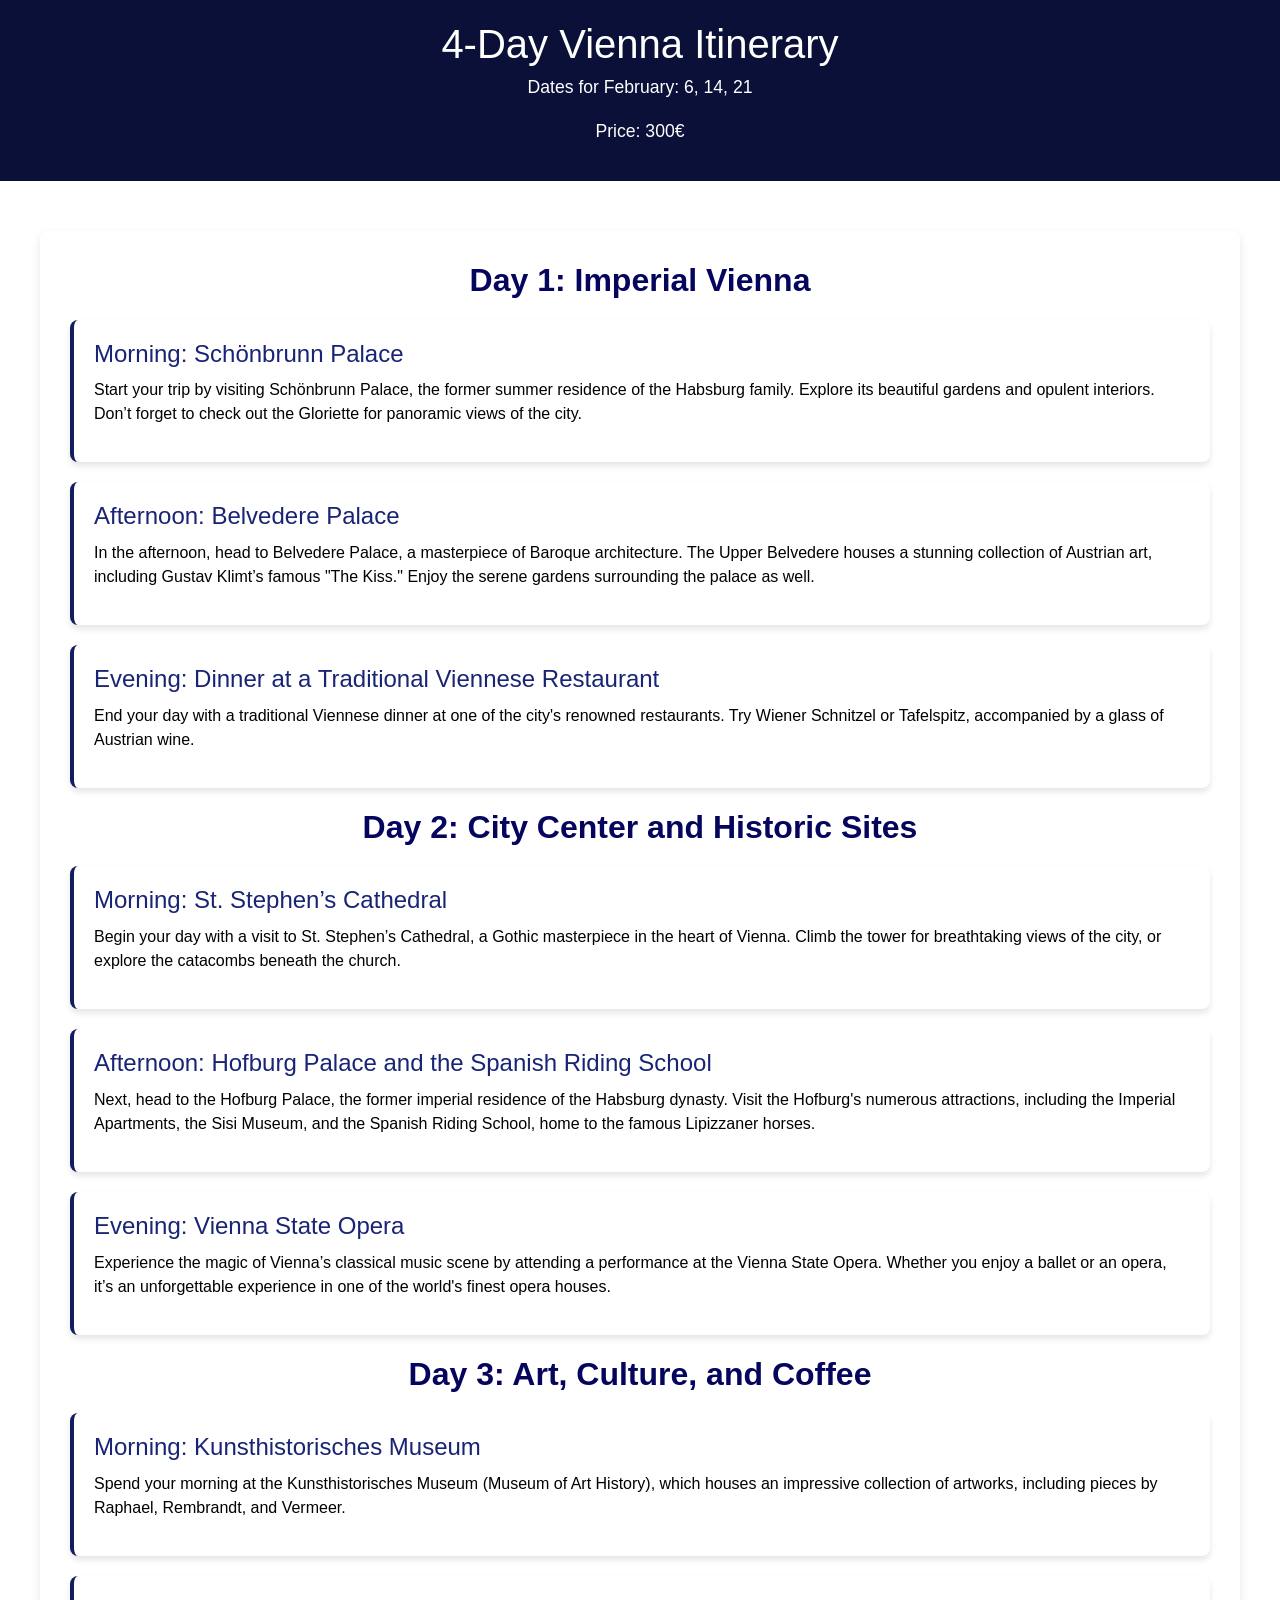
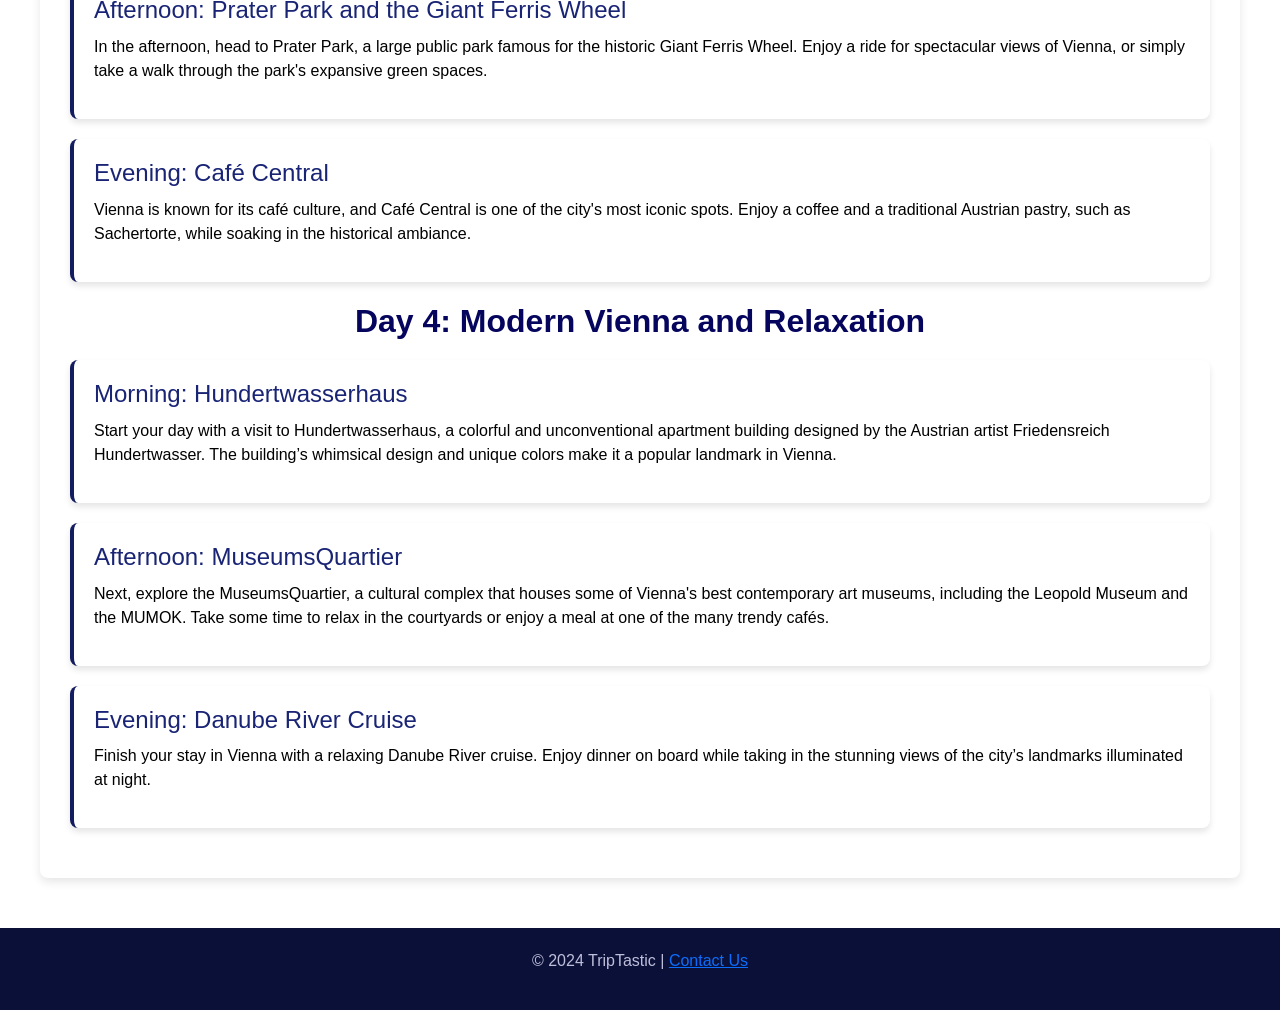
<file: guided_tour_vienna.html>
<!DOCTYPE html>
<html lang="en">
<head>
    <meta charset="UTF-8">
    <meta name="viewport" content="width=device-width, initial-scale=1.0">
    <title>4-Day Vienna Itinerary</title>
    <link href="https://cdn.jsdelivr.net/npm/bootstrap@5.3.3/dist/css/bootstrap.min.css" rel="stylesheet" integrity="sha384-QWTKZyjpPEjISv5WaRU9OFeRpok6YctnYmDr5pNlyT2bRjXh0JMhjY6hW+ALEwIH" crossorigin="anonymous">
    <script src="https://cdn.jsdelivr.net/npm/bootstrap@5.3.3/dist/js/bootstrap.bundle.min.js" integrity="sha384-YvpcrYf0tY3lHB60NNkmXc5s9fDVZLESaAA55NDzOxhy9GkcIdslK1eN7N6jIeHz" crossorigin="anonymous"></script>
    <style>
        body {
            margin: 0;
            padding: 0;
            font-family:'Trebuchet MS',  sans-serif;
            line-height: 1.6;
        }

        header {
            background-color: #0b1038; 
            color: white;
            padding: 20px 0;
            text-align: center;
        }

        header h1 {
            margin: 0;
            font-size: 2.5rem;
        }

        header p {
            font-size: 1.1rem;
            margin-top: 5px;
        }

        section {
            padding: 50px 0;
        }

        .itinerary-container {
            max-width: 1200px;
            margin: 0 auto;
            background-color: white;
            padding: 30px;
            border-radius: 8px;
            box-shadow: 0 4px 10px rgba(0, 0, 0, 0.1);
        }

        h2 {
            font-size: 2rem;
            font-weight: bold;
            color: #05055e;
            margin-bottom: 20px;
            text-align: center;
        }

        .itinerary-day {
            background-color: white; 
            margin-bottom: 20px;
            border-radius: 8px;
            padding: 20px;
            border-left: 4px solid #131c5f; 
            box-shadow: 0 4px 6px rgba(0, 0, 0, 0.1);
        }

        .itinerary-day h3 {
            color: #192475;
            font-size: 1.5rem;
            margin-bottom: 10px;
        }

        .itinerary-day p {
            font-size: 1rem;
            line-height: 1.5;
            color: black;
        }

    .footer {
        background-color: #0b1038;
        color: #bfbfdb;
        padding: 20px;
        text-align: center;
    }

    .footer a:hover {
        color: white;
        text-decoration: underline;
    }

@media (max-width: 768px) {
    header h1 {
        font-size: 1.8rem;
    }

    h2 {
        font-size: 1.5rem;
    }

    .itinerary-day {
        margin-bottom: 10px;
    }
}

    </style>
</head>
<body>

<header>
    <h1>4-Day Vienna Itinerary</h1>
    <p>Dates for February: 6, 14, 21</p>
    <p>Price: 300€</p>
</header>

<section>
    <div class="itinerary-container">
        <h2>Day 1: Imperial Vienna</h2>
        <div class="itinerary-day">
            <h3>Morning: Schönbrunn Palace</h3>
            <p>Start your trip by visiting Schönbrunn Palace, the former summer residence of the Habsburg family. Explore its beautiful gardens and opulent interiors. Don’t forget to check out the Gloriette for panoramic views of the city.</p>
        </div>
        <div class="itinerary-day">
            <h3>Afternoon: Belvedere Palace</h3>
            <p>In the afternoon, head to Belvedere Palace, a masterpiece of Baroque architecture. The Upper Belvedere houses a stunning collection of Austrian art, including Gustav Klimt’s famous "The Kiss." Enjoy the serene gardens surrounding the palace as well.</p>
        </div>
        <div class="itinerary-day">
            <h3>Evening: Dinner at a Traditional Viennese Restaurant</h3>
            <p>End your day with a traditional Viennese dinner at one of the city's renowned restaurants. Try Wiener Schnitzel or Tafelspitz, accompanied by a glass of Austrian wine.</p>
        </div>

        <h2>Day 2: City Center and Historic Sites</h2>
        <div class="itinerary-day">
            <h3>Morning: St. Stephen’s Cathedral</h3>
            <p>Begin your day with a visit to St. Stephen’s Cathedral, a Gothic masterpiece in the heart of Vienna. Climb the tower for breathtaking views of the city, or explore the catacombs beneath the church.</p>
        </div>
        <div class="itinerary-day">
            <h3>Afternoon: Hofburg Palace and the Spanish Riding School</h3>
            <p>Next, head to the Hofburg Palace, the former imperial residence of the Habsburg dynasty. Visit the Hofburg's numerous attractions, including the Imperial Apartments, the Sisi Museum, and the Spanish Riding School, home to the famous Lipizzaner horses.</p>
        </div>
        <div class="itinerary-day">
            <h3>Evening: Vienna State Opera</h3>
            <p>Experience the magic of Vienna’s classical music scene by attending a performance at the Vienna State Opera. Whether you enjoy a ballet or an opera, it’s an unforgettable experience in one of the world's finest opera houses.</p>
        </div>

        <h2>Day 3: Art, Culture, and Coffee</h2>
        <div class="itinerary-day">
            <h3>Morning: Kunsthistorisches Museum</h3>
            <p>Spend your morning at the Kunsthistorisches Museum (Museum of Art History), which houses an impressive collection of artworks, including pieces by Raphael, Rembrandt, and Vermeer.</p>
        </div>
        <div class="itinerary-day">
            <h3>Afternoon: Prater Park and the Giant Ferris Wheel</h3>
            <p>In the afternoon, head to Prater Park, a large public park famous for the historic Giant Ferris Wheel. Enjoy a ride for spectacular views of Vienna, or simply take a walk through the park's expansive green spaces.</p>
        </div>
        <div class="itinerary-day">
            <h3>Evening: Café Central</h3>
            <p>Vienna is known for its café culture, and Café Central is one of the city's most iconic spots. Enjoy a coffee and a traditional Austrian pastry, such as Sachertorte, while soaking in the historical ambiance.</p>
        </div>

        <h2>Day 4: Modern Vienna and Relaxation</h2>
        <div class="itinerary-day">
            <h3>Morning: Hundertwasserhaus</h3>
            <p>Start your day with a visit to Hundertwasserhaus, a colorful and unconventional apartment building designed by the Austrian artist Friedensreich Hundertwasser. The building’s whimsical design and unique colors make it a popular landmark in Vienna.</p>
        </div>
        <div class="itinerary-day">
            <h3>Afternoon: MuseumsQuartier</h3>
            <p>Next, explore the MuseumsQuartier, a cultural complex that houses some of Vienna's best contemporary art museums, including the Leopold Museum and the MUMOK. Take some time to relax in the courtyards or enjoy a meal at one of the many trendy cafés.</p>
        </div>
        <div class="itinerary-day">
            <h3>Evening: Danube River Cruise</h3>
            <p>Finish your stay in Vienna with a relaxing Danube River cruise. Enjoy dinner on board while taking in the stunning views of the city’s landmarks illuminated at night.</p>
        </div>
    </div>
</section>

<footer class="footer">
    <p>&copy; 2024 TripTastic | <a href="index.html#contact-us">Contact Us</a></p>
</footer>

</body>
</html>
</file>
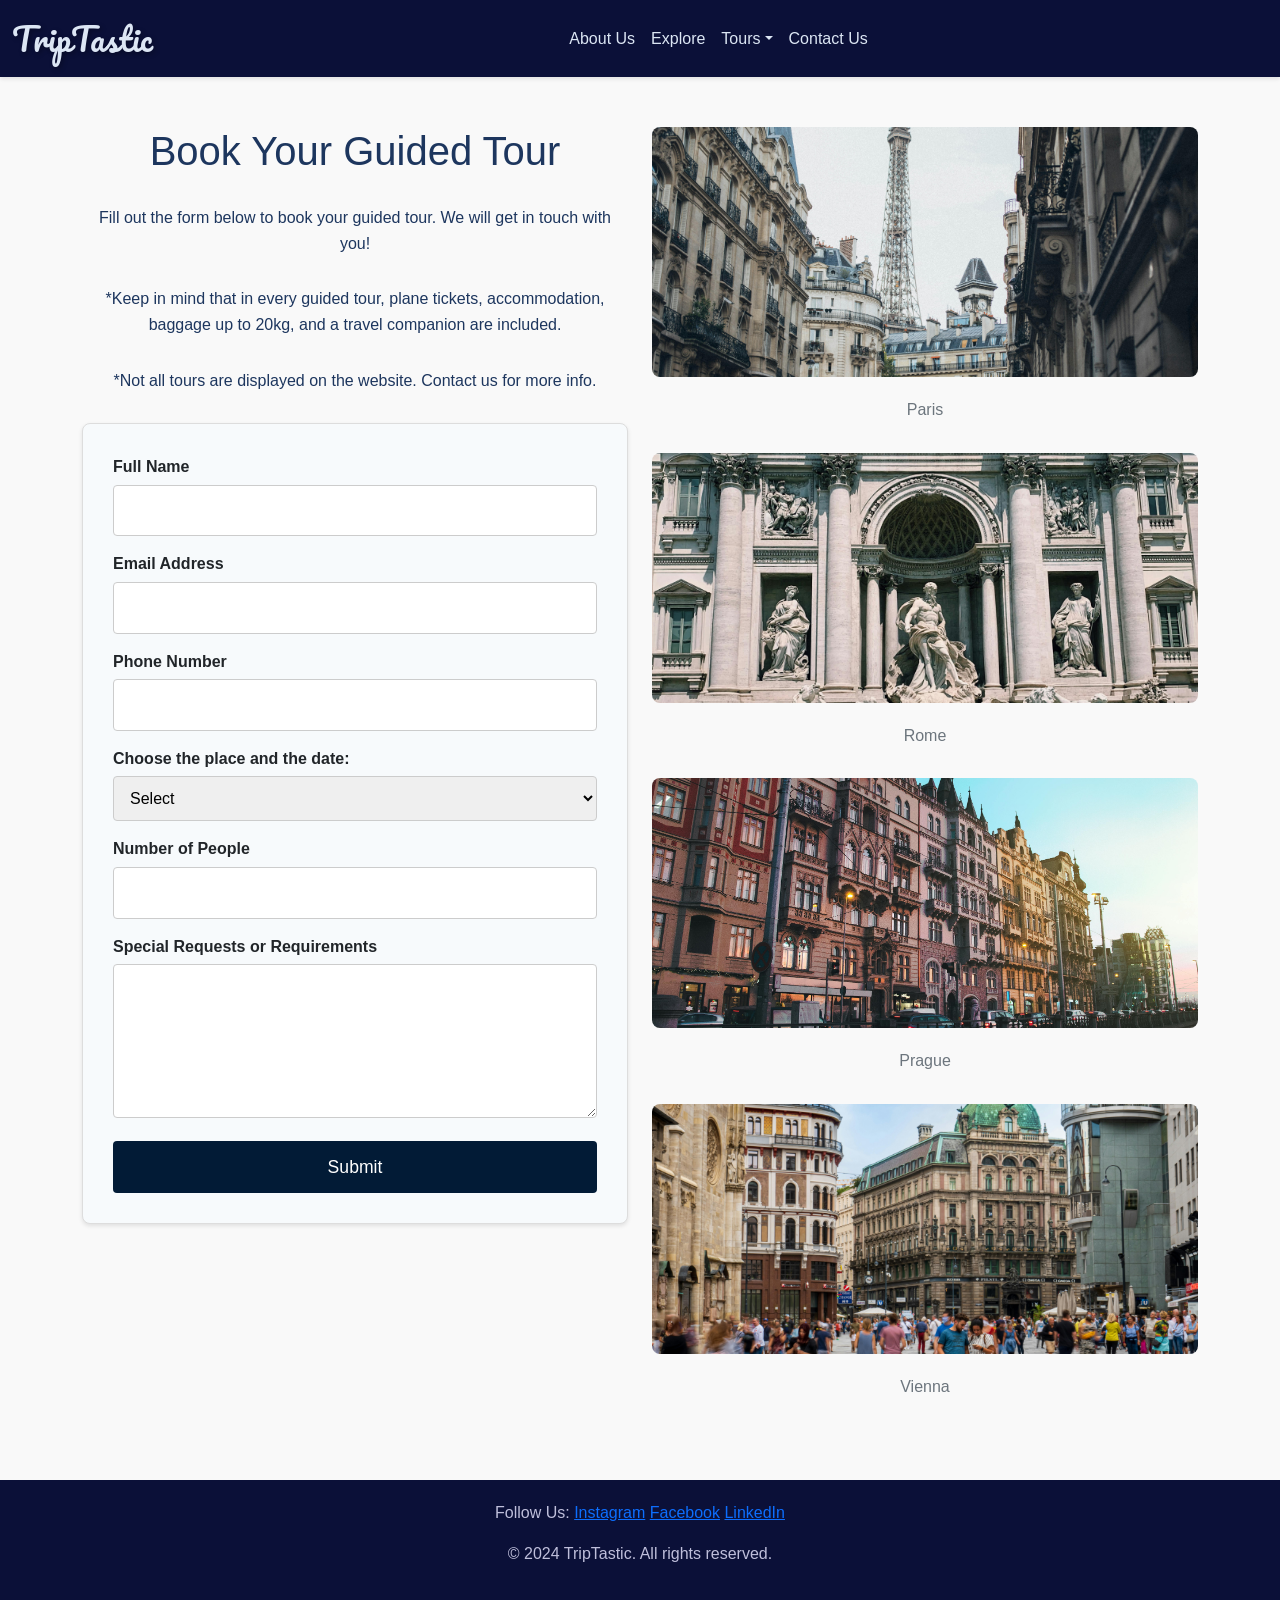
<file: guided_tours.html>
<!DOCTYPE html>
<html lang="en">

<head>
    <meta charset="UTF-8">
    <meta name="viewport" content="width=device-width, initial-scale=1.0">
    <title>Guided Tours</title>
    <link href="https://cdn.jsdelivr.net/npm/bootstrap@5.3.0-alpha3/dist/css/bootstrap.min.css" rel="stylesheet">
    <script src="https://cdn.jsdelivr.net/npm/bootstrap@5.3.0-alpha3/dist/js/bootstrap.bundle.min.js"></script>
    <link href="https://fonts.googleapis.com/css2?family=Pacifico&display=swap" rel="stylesheet">

    <link rel="stylesheet" href="css/guided_tours.css">

</head>
<body>

    <nav class="navbar navbar-expand-lg">
        <div class="container-fluid">
          <a class="navbar-brand" href="index.html">TripTastic</a>
          <button class="navbar-toggler" type="button" data-bs-toggle="collapse" data-bs-target="#navbarSupportedContent" aria-controls="navbarSupportedContent" aria-expanded="false" aria-label="Toggle navigation">
            <span class="navbar-toggler-icon"></span>
          </button>
          <div class="collapse navbar-collapse" id="navbarSupportedContent">
            <ul class="navbar-nav me-auto mb-2 mb-lg-0">
              <li class="nav-item"><a class="nav-link" href="index.html#about-us">About Us</a></li>
              <li class="nav-item"><a class="nav-link" href="index.html#explore">Explore</a></li>
              <li class="nav-item dropdown">
                <a class="nav-link dropdown-toggle" href="#" data-bs-toggle="dropdown">Tours</a>
                <ul class="dropdown-menu">
                  <li><a class="dropdown-item" href="individual_tours.html">Individual Tours</a></li>
                  <li><a class="dropdown-item" href="guided_tours.html">Guided Tours</a></li>
                </ul>
              </li>
              <li class="nav-item"><a class="nav-link" href="index.html#contact-us">Contact Us</a></li>
            </ul>
          </div>
        </div>
    </nav>

    <section class="guided-tours-form">
        <div class="container">
            <div class="row">
                <div class="col-md-6">
                    <h2>Book Your Guided Tour</h2>
                    <p>Fill out the form below to book your guided tour. We will get in touch with you!</p>
                    <p>*Keep in mind that in every guided tour, plane tickets, accommodation, baggage up to 20kg, and a travel companion are included.</p>
                    <p>*Not all tours are displayed on the website. Contact us for more info.</p>
                    <form id="guidedTourForm" action="#" method="POST">
                        <label for="fullName">Full Name</label>
                        <input type="text" id="fullName" required>

                        <label for="email">Email Address</label>
                        <input type="email" id="email" required>

                        <label for="phone">Phone Number</label>
                        <input type="tel" id="phone" required>

                        <label for="destination">Choose the place and the date:</label>
                        <select id="destination" required>
                            <option value="">Select</option>
                            <option value="paris">Paris, 06.02.2025</option>
                            <option value="paris">Paris, 13.02.2025</option>
                            <option value="paris">Paris, 20.02.2025</option>
                            <option value="rome">Rome, 07.02.2025</option>
                            <option value="rome">Rome, 14.02.2025</option>
                            <option value="rome">Rome, 21.02.2025</option>
                            <option value="prague">Prague, 07.02.2025</option>
                            <option value="prague">Prague, 14.02.2025</option>
                            <option value="prague">Prague, 21.02.2025</option>
                            <option value="vienna">Vienna, 06.02.2025</option>
                            <option value="vienna">Vienna, 13.02.2025</option>
                            <option value="vienna">Vienna, 20.02.2025</option>
                            <option value="other">Other</option>
                        </select>

                        <label for="numberOfPeople">Number of People</label>
                        <input type="number" id="numberOfPeople" required>

                        <label for="message">Special Requests or Requirements</label>
                        <textarea id="message" rows="5"></textarea>

                        <button type="submit">Submit</button>
                    </form>
                </div>

                <div class="col-md-6 photos">
                    <img src="paris2.1.jpg" alt="Paris" onclick="window.open('guided_tour_paris.html')">
                    <p>Paris</p>
                    <img src="rome2.3.jpg" alt="Rome" onclick="window.open('guided_tour_rome.html')">
                    <p>Rome</p>
                    <img src="prague2.6.jpg" alt="Prague" onclick="window.open('guided_tour_prague.html')">
                    <p>Prague</p>
                    <img src="vienna2.3.jpg" alt="Vienna" onclick="window.open('guided_tour_vienna.html')">
                    <p>Vienna</p>
                </div>
            </div>
        </div>
    </section>

    <footer class="footer custom-footer">
        <div class="footercontainer">
            <p>Follow Us: 
                <a href="#">Instagram</a> 
                <a href="#">Facebook</a> 
                <a href="#">LinkedIn</a>
            </p>
            <p>&copy; 2024 TripTastic. All rights reserved.</p>
        </div>
    </footer>
    <script>
        document.getElementById('guidedTourForm').addEventListener('submit', function(event) {
            event.preventDefault(); 
            alert('Thank you for submiting the form. We will contact you as soon as possible!');
        });
    </script>


</body>

</html>
</file>
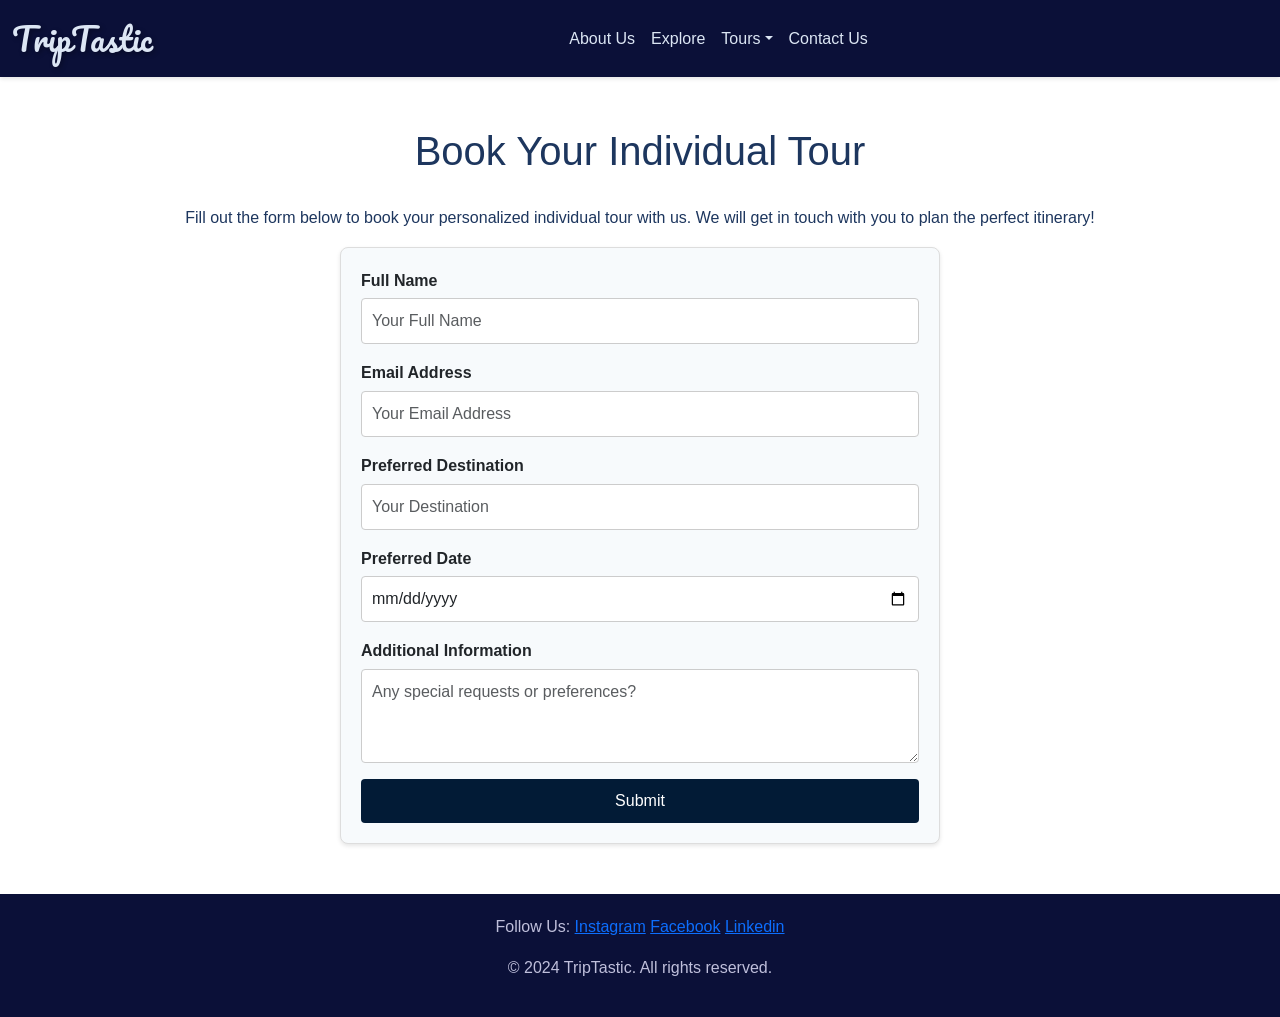
<file: individual_tours.html>
<!DOCTYPE html>
<html lang="en">

<head>
    <meta charset="UTF-8">
    <meta name="viewport" content="width=device-width, initial-scale=1.0">
    <title>Individual Tours</title>
    <link href="https://cdn.jsdelivr.net/npm/bootstrap@5.3.3/dist/css/bootstrap.min.css" rel="stylesheet" integrity="sha384-QWTKZyjpPEjISv5WaRU9OFeRpok6YctnYmDr5pNlyT2bRjXh0JMhjY6hW+ALEwIH" crossorigin="anonymous">
    <script src="https://cdn.jsdelivr.net/npm/bootstrap@5.3.3/dist/js/bootstrap.bundle.min.js" integrity="sha384-YvpcrYf0tY3lHB60NNkmXc5s9fDVZLESaAA55NDzOxhy9GkcIdslK1eN7N6jIeHz" crossorigin="anonymous"></script>    
    <link href="https://fonts.googleapis.com/css2?family=Pacifico&display=swap" rel="stylesheet">

    <style>

        body {
            margin: 0;
            padding: 0;
            font-family:'Trebuchet MS',  sans-serif;
            line-height: 1.6;
        }


        .hero h1 {
            font-size: 3rem;
            text-align: center;
            margin: 20px 0;
        }


        .individual-tours-form {
            padding: 50px 0;
        }

        .individual-tours-form h2 {
            text-align: center;
            margin-bottom: 30px;
            font-size: 2.5rem;
            color: #1d365e;
        }

        .individual-tours-form p {
            text-align: center;
            color: #1d365e;
        }

        .individual-tours-form form {
            max-width: 600px;
            margin: 0 auto;
            padding: 20px;
            background-color: #f7fafc;
            border: 1px solid #ddd;
            border-radius: 8px;
            box-shadow: 0 2px 4px rgba(0, 0, 0, 0.1);
            }

    .individual-tours-form label {
        font-weight: bold;
        margin-bottom: 5px;
        display: block;
    }

    .individual-tours-form input,
    .individual-tours-form select,
    .individual-tours-form textarea {
        width: 100%;
        padding: 10px;
        margin-bottom: 15px;
        border: 1px solid #ccc;
        border-radius: 4px;
    }

    .individual-tours-form button {
        display: block;
        width: 100%;
        padding: 10px;
        background-color: #021b36;
        color: #ffffff;
        border: none;
        border-radius: 4px;
        font-size: 1rem;
        cursor: pointer;
        transition: background-color 0.3s ease;
    }

    .individual-tours-form button:hover {
        background-color: #0056b3;
    }

    .footer {
        background-color: #0b1038;
        color: #bfbfdb;
        padding: 20px;
        text-align: center;
    }

    .footer a:hover {
        color: white;
        text-decoration: underline;
    }

    .navbar-nav {
        margin-left: auto;
    }

    nav.navbar{
        background-color: #0b1038;
        box-shadow: 0 2px 4px rgba(0, 0, 0, 0.1); 
    }

    nav.navbar .navbar-brand, 
    nav.navbar .nav-link {
        color: #dce6f4; 
    }

    nav.navbar .nav-link:hover {
        color: #ffffff;
    }

    .navbar-brand{
            font-family: 'Pacifico', cursive; 
            font-size: 32px; 
            text-shadow: 2px 2px 5px rgba(0, 0, 0, 0.3);
        }

    @media (max-width: 768px) {
        .hero h1 {
            font-size: 2rem;
        }

        .individual-tours-form {
            padding: 30px 10px;
        }

        .individual-tours-form form {
            padding: 15px;
        }

        .navbar-nav {
                text-align: center;
            }

        nav.navbar .navbar-brand,
        nav.navbar .nav-link {
            font-size: 0.9rem;
        }
    }

    </style>
</head>

<body>
    <nav class="navbar navbar-expand-lg">
        <div class="container-fluid">
          <a class="navbar-brand" href="index.html">TripTastic</a>
          <button class="navbar-toggler" type="button" data-bs-toggle="collapse" data-bs-target="#navbarSupportedContent" aria-controls="navbarSupportedContent" aria-expanded="false" aria-label="Toggle navigation">
            <span class="navbar-toggler-icon"></span>
          </button>
          <div class="collapse navbar-collapse" id="navbarSupportedContent">
            <ul class="navbar-nav me-auto mb-2 mb-lg-0">
              <li class="nav-item"><a class="nav-link" href="index.html#about-us">About Us</a></li>
              <li class="nav-item"><a class="nav-link" href="index.html#explore">Explore</a></li>
              <li class="nav-item dropdown">
                <a class="nav-link dropdown-toggle" href="#" data-bs-toggle="dropdown">Tours</a>
                <ul class="dropdown-menu">
                  <li><a class="dropdown-item" href="individual_tours.html">Individual Tours</a></li>
                  <li><a class="dropdown-item" href="guided_tours.html">Guided Tours</a></li>
                </ul>
              </li>
              <li class="nav-item"><a class="nav-link" href="index.html#contact-us">Contact Us</a></li>
            </ul>
          </div>
        </div>
    </nav>


    <section id="individual-tours" class="individual-tours-form">
        <div class="container">
            <h2 class="section-title">Book Your Individual Tour</h2>
            <p>Fill out the form below to book your personalized individual tour with us. We will get in touch with you to plan the perfect itinerary!</p>

                <form id="IndividualTourForm" action="individual_tours.html" method="POST">
                <div class="mb-3">
                    <label for="name" class="form-label">Full Name</label>
                    <input type="text" class="form-control" id="name" placeholder="Your Full Name" required>
                </div>
                <div class="mb-3">
                    <label for="email" class="form-label">Email Address</label>
                    <input type="email" class="form-control" id="email" placeholder="Your Email Address" required>
                </div>
                <div class="mb-3">
                    <label for="destination" class="form-label">Preferred Destination</label>
                    <input type="text" class="form-control" id="destination" placeholder="Your Destination" required>

                </div>
                <div class="mb-3">
                    <label for="date" class="form-label">Preferred Date</label>
                    <input type="date" class="form-control" id="date" required>
                </div>
                <div class="mb-3">
                    <label for="additional-info" class="form-label">Additional Information</label>
                    <textarea class="form-control" id="additional-info" rows="3" placeholder="Any special requests or preferences?" required></textarea>
                </div>
                <button type="submit" class="btn btn-primary">Submit</button>
            </form>
        </div>
    </section>

    <footer class="footer custom-footer">
        <div class="footercontainer">
            <p>Follow Us: 
                <a href="#">Instagram</a> 
                <a href="#">Facebook</a> 
                <a href="#">Linkedin</a>
            </p>
            <p>&copy; 2024 TripTastic. All rights reserved.</p>
        </div>
    </footer>
    <script>
        document.getElementById('IndividualTourForm').addEventListener('submit', function(event) {
            event.preventDefault(); 
            alert('Thank you for submiting the form. We will contact you as soon as possible!');
        });
    </script>
    </body>

</html>
</file>
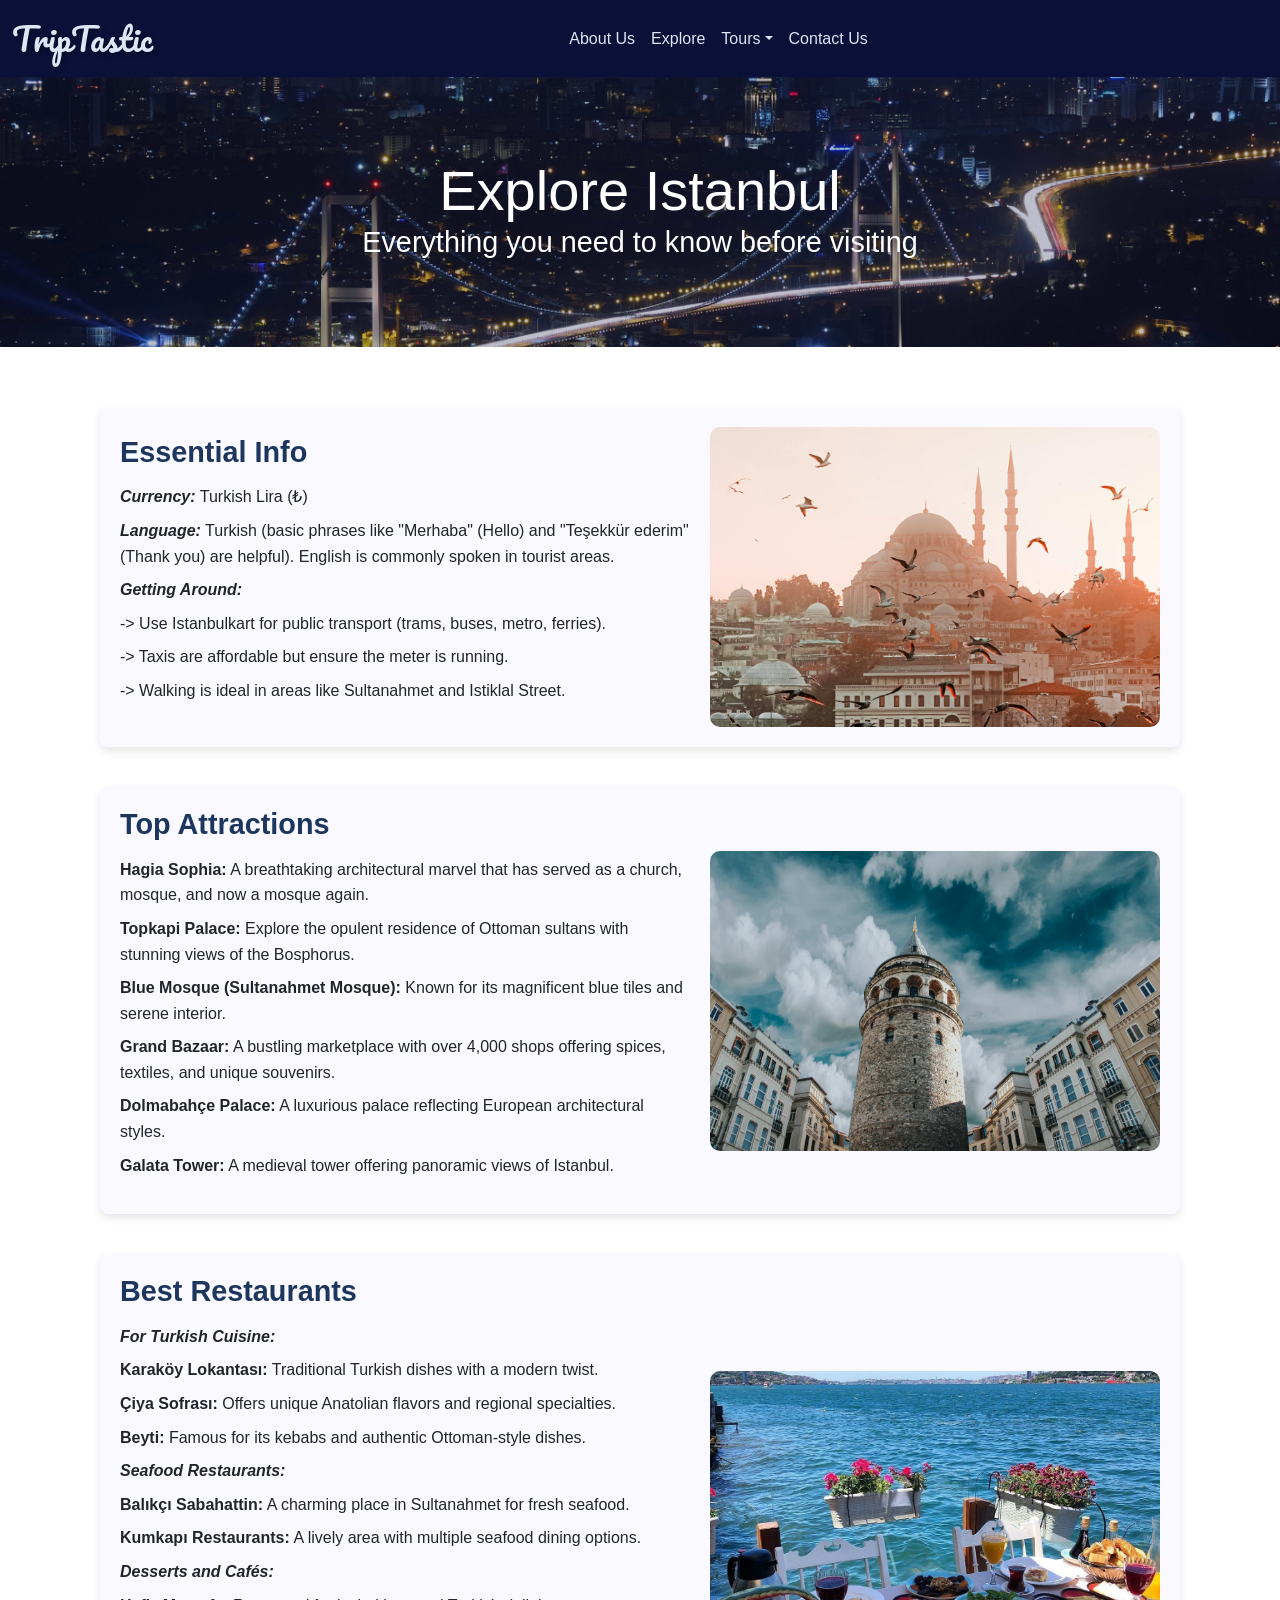
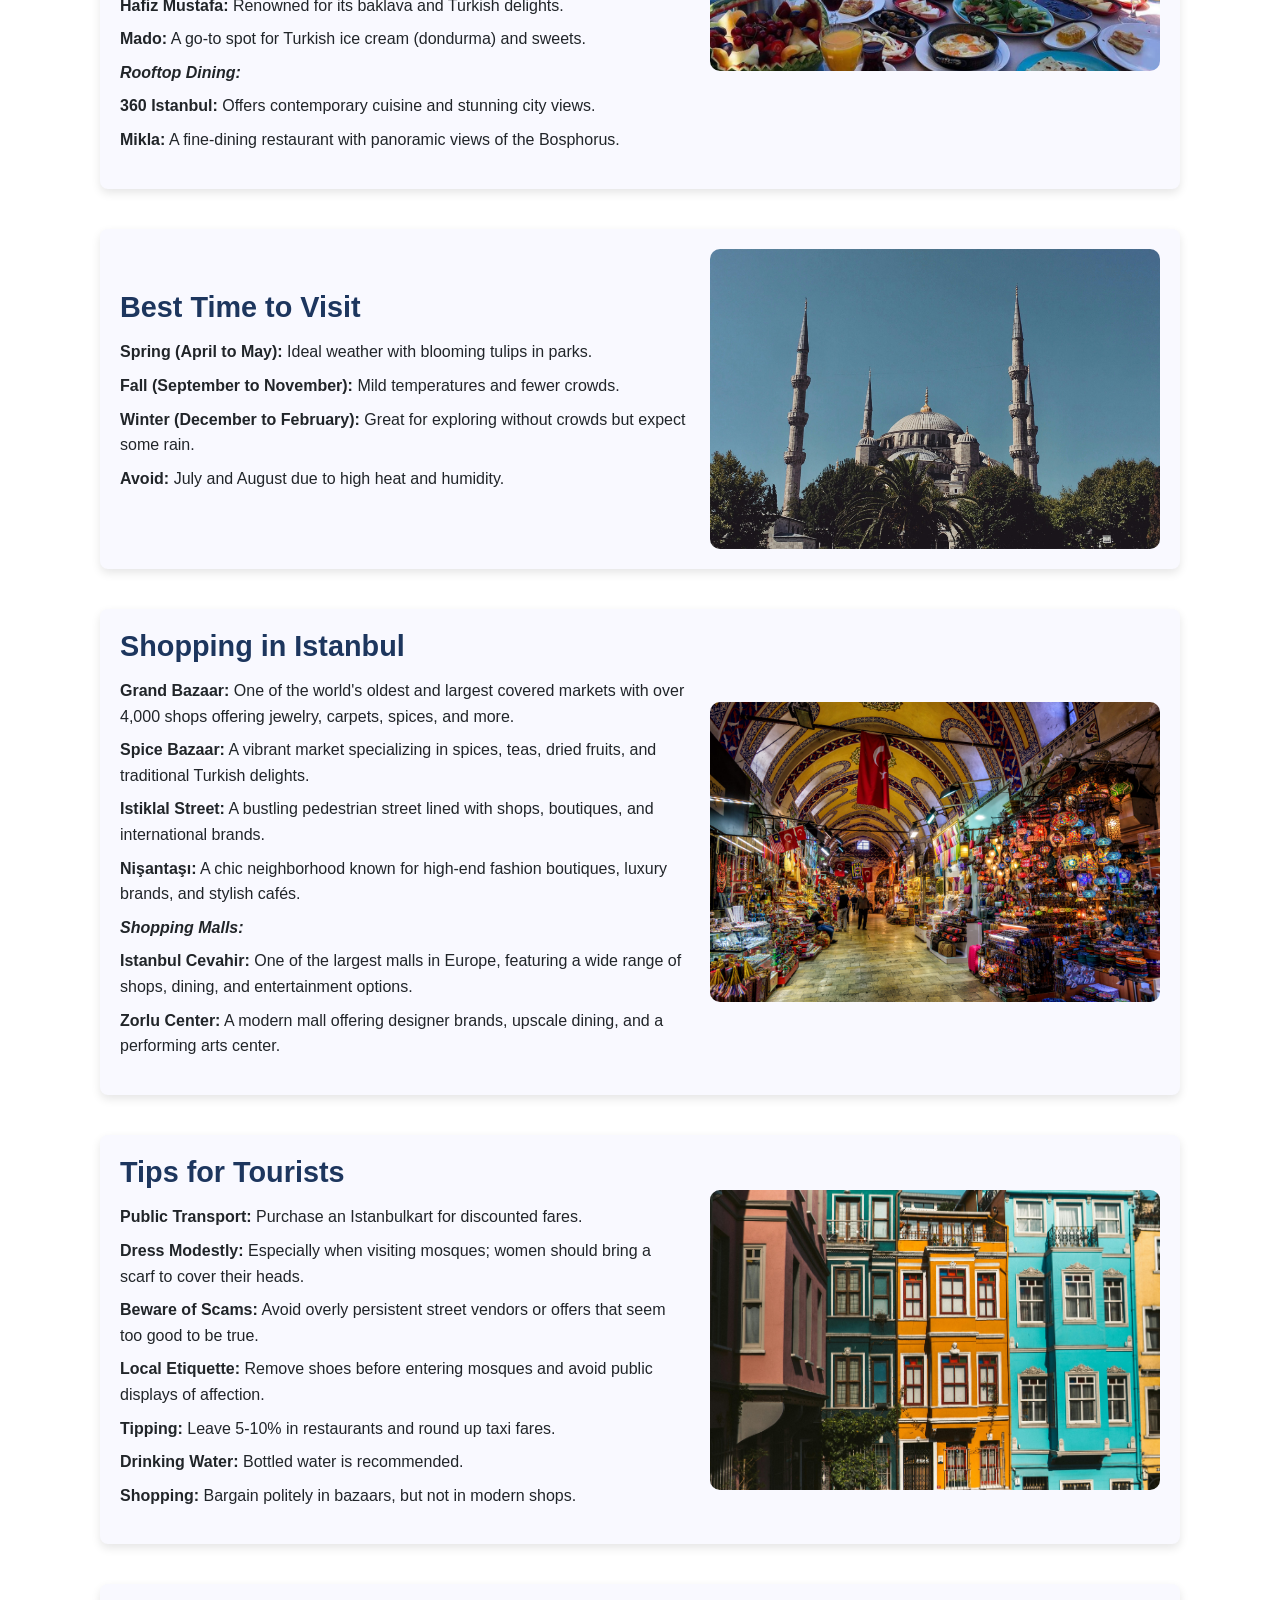
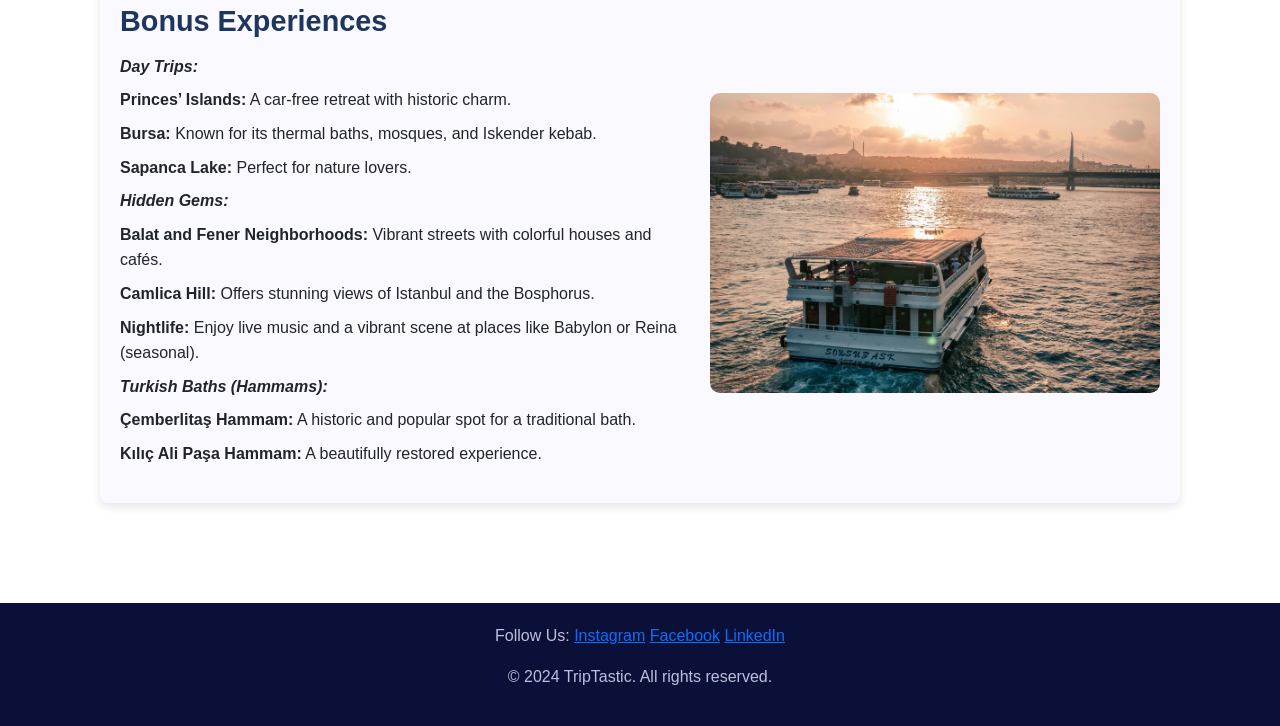
<file: istanbul.html>
<!DOCTYPE html>
<html lang="en">
<head>
    <meta charset="UTF-8">
    <meta name="viewport" content="width=device-width, initial-scale=1.0">
    <title>Explore Istanbul </title>
    <link href="https://cdn.jsdelivr.net/npm/bootstrap@5.3.3/dist/css/bootstrap.min.css" rel="stylesheet" integrity="sha384-QWTKZyjpPEjISv5WaRU9OFeRpok6YctnYmDr5pNlyT2bRjXh0JMhjY6hW+ALEwIH" crossorigin="anonymous">
    <script src="https://cdn.jsdelivr.net/npm/bootstrap@5.3.3/dist/js/bootstrap.bundle.min.js" integrity="sha384-YvpcrYf0tY3lHB60NNkmXc5s9fDVZLESaAA55NDzOxhy9GkcIdslK1eN7N6jIeHz" crossorigin="anonymous"></script>
    <link href="https://fonts.googleapis.com/css2?family=Pacifico&display=swap" rel="stylesheet">

    <style>
        body {
            font-family:'Lucida Sans', Verdana, sans-serif;
            line-height: 1.6;
        }

        .hero {
            background: url('is2.1.jpg') no-repeat center center/cover;
            color: rgb(255, 254, 254);
            height: 30vh;
            display: flex;
            justify-content: center;
            align-items: center;
            text-align: center;
            flex-direction: column;
            position: relative;
        }

        .hero::after {
            content: "";
            position: absolute;
            top: 0;
            left: 0;
            right: 0;
            bottom: 0;
            background-color: #050b3c43;
        }

        .hero h1 {
            font-size: 3.5rem;
            margin: 0;
            z-index: 1;
        }

        .hero h4 {
            font-size: 1.8rem;
            font-weight: 400;
            z-index: 1;
        }

        .container {
            padding: 60px 30px;
        }

        .info-section {
            display: flex;
            align-items: center;
            margin-bottom: 40px;
            gap: 20px;
            padding: 20px;
            background-color: #f9f9ff;
            box-shadow: 0 4px 10px rgba(0, 0, 0, 0.1);
            border-radius: 8px;
        }

        .info-section img {
            width: 100%;
            max-width: 450px;
            height: 300px;
            border-radius: 10px;
            object-fit: cover;
            transition: transform 0.3s ease, box-shadow 0.3s ease;
        }

        .info-section img:hover {
            transform: scale(1.05);
            box-shadow: 0 8px 15px rgba(0, 0, 0, 0.2);
        }

        .info {
            flex: 1;
        }

        .info h5 {
            font-size: 1.8rem;
            font-weight: 600;
            margin-bottom: 15px;
            color: #1d365e;
        }

        .info ul {
            list-style-type: none;
            padding: 0;
        }

        .info ul li {
            margin: 8px 0;
        }

        .navbar-nav {
            margin-left: auto;
            color: #333;
        }

        .footer {
            background-color: #0b1038;
            color: #bfbfdb;
            text-align: center;
            padding: 20px;

        }

        .footer a:hover {
            color: white;
            text-decoration: underline;
        }

        .navbar-nav {
            margin-left: auto;
        }

        nav.navbar{
            background-color: #0b1038;
            box-shadow: 0 2px 4px rgba(0, 0, 0, 0.1); 
        }

        nav.navbar .navbar-brand, 
        nav.navbar .nav-link {
            color: #dce6f4; 
        }

        nav.navbar .nav-link:hover {
            color: #ffffff;

        }

        .navbar-brand{
            font-family: 'Pacifico', cursive; 
            font-size: 32px; 
            text-shadow: 2px 2px 5px rgba(0, 0, 0, 0.3);
        }

        .section-title{
            color: #173c78;
        }

        @media (max-width: 768px) {
            .hero h1 {
                font-size: 2.5rem;
            }

            .hero h4 {
                font-size: 1.2rem;
            }

            .info-section {
                flex-direction: column;
                text-align: center;
            }

            .info {
                text-align: center;
            }

            .navbar-nav {
                text-align: center;
            }
            nav.navbar .navbar-brand,
            nav.navbar .nav-link {
                font-size: 0.9rem;
            }
        }

        @media (max-width: 576px) {
            .hero h1 {
                font-size: 2rem;
            }

            .hero h4 {
                font-size: 1rem;
            }

            .container {
                padding: 15px;
            }

            .info-section img {
                max-width: 100%;
                height: auto;
            }
        }
    </style>
</head>
<body>

    <nav class="navbar navbar-expand-lg">
        <div class="container-fluid">
          <a class="navbar-brand" href="index.html">TripTastic</a>
          <button class="navbar-toggler" type="button" data-bs-toggle="collapse" data-bs-target="#navbarSupportedContent" aria-controls="navbarSupportedContent" aria-expanded="false" aria-label="Toggle navigation">
            <span class="navbar-toggler-icon"></span>
          </button>
          <div class="collapse navbar-collapse" id="navbarSupportedContent">
            <ul class="navbar-nav me-auto mb-2 mb-lg-0">
              <li class="nav-item"><a class="nav-link" href="index.html#about-us">About Us</a></li>
              <li class="nav-item"><a class="nav-link" href="index.html#explore">Explore</a></li>
              <li class="nav-item dropdown">
                <a class="nav-link dropdown-toggle" href="#" data-bs-toggle="dropdown">Tours</a>
                <ul class="dropdown-menu">
                  <li><a class="dropdown-item" href="individual_tours.html">Individual Tours</a></li>
                  <li><a class="dropdown-item" href="guided_tours.html">Guided Tours</a></li>
                </ul>
              </li>
              <li class="nav-item"><a class="nav-link" href="index.html#contact-us">Contact Us</a></li>
            </ul>
          </div>
        </div>
    </nav>
    <div class="hero">
        <h1>Explore Istanbul</h1>
        <h4>Everything you need to know before visiting</h4>
    </div>

    <section class="container">

        <div class="info-section">
            <div class="info">
                <h5>Essential Info</h5>
                <ul>
                    <li><strong><i>Currency:</i></strong> Turkish Lira (₺)</li>
                    <li><strong><i>Language:</i></strong> Turkish (basic phrases like "Merhaba" (Hello) and "Teşekkür ederim" (Thank you) are helpful). English is commonly spoken in tourist areas.</li>
                    <li><strong><i>Getting Around:</i></strong>
                        <ul>
                            <li>-> Use Istanbulkart for public transport (trams, buses, metro, ferries).</li>
                            <li>-> Taxis are affordable but ensure the meter is running.</li>
                            <li>-> Walking is ideal in areas like Sultanahmet and Istiklal Street.</li>
                        </ul>
                    </li>
                </ul>
            </div>
            <img src="is2.2.jpg" alt="Essential Info Image">
        </div>

        <div class="info-section">
            <div class="info">
                <h5>Top Attractions</h5>
                <ul>
                    <li><strong>Hagia Sophia:</strong> A breathtaking architectural marvel that has served as a church, mosque, and now a mosque again.</li>
                    <li><strong>Topkapi Palace:</strong> Explore the opulent residence of Ottoman sultans with stunning views of the Bosphorus.</li>
                    <li><strong>Blue Mosque (Sultanahmet Mosque):</strong> Known for its magnificent blue tiles and serene interior.</li>
                    <li><strong>Grand Bazaar:</strong> A bustling marketplace with over 4,000 shops offering spices, textiles, and unique souvenirs.</li>
                    <li><strong>Dolmabahçe Palace:</strong> A luxurious palace reflecting European architectural styles.</li>
                    <li><strong>Galata Tower:</strong> A medieval tower offering panoramic views of Istanbul.</li>
                </ul>
            </div>
            <img src="is2.7.jpg" alt="Istanbul Attractions">
        </div>
    
        
        <div class="info-section">
            <div class="info">
                <h5>Best Restaurants</h5>
                <ul>
                    <li><strong><i>For Turkish Cuisine:</i></strong>
                        <ul>
                            <li><strong>Karaköy Lokantası:</strong> Traditional Turkish dishes with a modern twist.</li>
                            <li><strong>Çiya Sofrası:</strong> Offers unique Anatolian flavors and regional specialties.</li>
                            <li><strong>Beyti:</strong> Famous for its kebabs and authentic Ottoman-style dishes.</li>
                        </ul>
                    </li>
                    <li><strong><i>Seafood Restaurants:</i></strong>
                        <ul>
                            <li><strong>Balıkçı Sabahattin:</strong> A charming place in Sultanahmet for fresh seafood.</li>
                            <li><strong>Kumkapı Restaurants:</strong> A lively area with multiple seafood dining options.</li>
                        </ul>
                    </li>
                    <li><strong><i>Desserts and Cafés:</i></strong>
                        <ul>
                            <li><strong>Hafiz Mustafa:</strong> Renowned for its baklava and Turkish delights.</li>
                            <li><strong>Mado:</strong> A go-to spot for Turkish ice cream (dondurma) and sweets.</li>
                        </ul>
                    </li>
                    <li><strong><i>Rooftop Dining:</i></strong>
                        <ul>
                            <li><strong>360 Istanbul:</strong> Offers contemporary cuisine and stunning city views.</li>
                            <li><strong>Mikla:</strong> A fine-dining restaurant with panoramic views of the Bosphorus.</li>
                        </ul>
                    </li>
                </ul>
            </div>
            <img src="isfood3.jpg" alt="Best Restaurants in Istanbul">
        </div>
        
    
        <div class="info-section">
            <div class="info">
                <h5>Best Time to Visit</h5>
                <ul>
                    <li><strong>Spring (April to May):</strong> Ideal weather with blooming tulips in parks.</li>
                    <li><strong>Fall (September to November):</strong> Mild temperatures and fewer crowds.</li>
                    <li><strong>Winter (December to February):</strong> Great for exploring without crowds but expect some rain.</li>
                    <li><strong>Avoid:</strong> July and August due to high heat and humidity.</li>
                </ul>
            </div>
            <img src="is2.5 (2).jpg" alt="Best Time to Visit Istanbul">
        </div>
        

        <div class="info-section">
            <div class="info">
                <h5>Shopping in Istanbul</h5>
                <ul>
                    <li><strong>Grand Bazaar:</strong> One of the world's oldest and largest covered markets with over 4,000 shops offering jewelry, carpets, spices, and more.</li>
                    <li><strong>Spice Bazaar:</strong> A vibrant market specializing in spices, teas, dried fruits, and traditional Turkish delights.</li>
                    <li><strong>Istiklal Street:</strong> A bustling pedestrian street lined with shops, boutiques, and international brands.</li>
                    <li><strong>Nişantaşı:</strong> A chic neighborhood known for high-end fashion boutiques, luxury brands, and stylish cafés.</li>
                    <li><strong><i>Shopping Malls:</i></strong>
                        <ul>
                            <li><strong>Istanbul Cevahir:</strong> One of the largest malls in Europe, featuring a wide range of shops, dining, and entertainment options.</li>
                            <li><strong>Zorlu Center:</strong> A modern mall offering designer brands, upscale dining, and a performing arts center.</li>
                        </ul>
                    </li>
                </ul>
            </div>
            <img src="isshops.jpg" alt="Shopping in Istanbul">
        </div>

        <div class="info-section">
            <div class="info">
                <h5>Tips for Tourists</h5>
                <ul>
                    <li><strong>Public Transport:</strong> Purchase an Istanbulkart for discounted fares.</li>
                    <li><strong>Dress Modestly:</strong> Especially when visiting mosques; women should bring a scarf to cover their heads.</li>
                    <li><strong>Beware of Scams:</strong> Avoid overly persistent street vendors or offers that seem too good to be true.</li>
                    <li><strong>Local Etiquette:</strong> Remove shoes before entering mosques and avoid public displays of affection.</li>
                    <li><strong>Tipping:</strong> Leave 5-10% in restaurants and round up taxi fares.</li>
                    <li><strong>Drinking Water:</strong> Bottled water is recommended.</li>
                    <li><strong>Shopping:</strong> Bargain politely in bazaars, but not in modern shops.</li>
                </ul>
            </div>
            <img src="is2.3.jpg" alt="Tips for Tourists in Istanbul">
        </div>

        <div class="info-section">
            <div class="info">
                <h5>Bonus Experiences</h5>
                <ul>
                    <li><strong><i>Day Trips:</i></strong>
                        <ul>
                            <li><strong>Princes’ Islands:</strong> A car-free retreat with historic charm.</li>
                            <li><strong>Bursa:</strong> Known for its thermal baths, mosques, and Iskender kebab.</li>
                            <li><strong>Sapanca Lake:</strong> Perfect for nature lovers.</li>
                        </ul>
                    </li>
                    <li><strong><i>Hidden Gems:</i></strong>
                        <ul>
                            <li><strong>Balat and Fener Neighborhoods:</strong> Vibrant streets with colorful houses and cafés.</li>
                            <li><strong>Camlica Hill:</strong> Offers stunning views of Istanbul and the Bosphorus.</li>
                        </ul>
                    </li>
                    <li><strong>Nightlife:</strong> Enjoy live music and a vibrant scene at places like Babylon or Reina (seasonal).</li>
                    <li><strong><i>Turkish Baths (Hammams):</i></strong>
                        <ul>
                            <li><strong>Çemberlitaş Hammam:</strong> A historic and popular spot for a traditional bath.</li>
                            <li><strong>Kılıç Ali Paşa Hammam:</strong> A beautifully restored experience.</li>
                        </ul>
                    </li>
                </ul>
            </div>
            <img src="is2.6.jpg" alt="Bonus Experiences in Istanbul">
        </div>
    
</section>
        <footer class="footer custom-footer">
            <div class="footercontainer">
                <p>Follow Us: 
                    <a href="#">Instagram</a> 
                    <a href="#">Facebook</a> 
                    <a href="#">LinkedIn</a>
                </p>
                <p>&copy; 2024 TripTastic. All rights reserved.</p>
            </div>
        </footer>
</body>
</html>
</file>
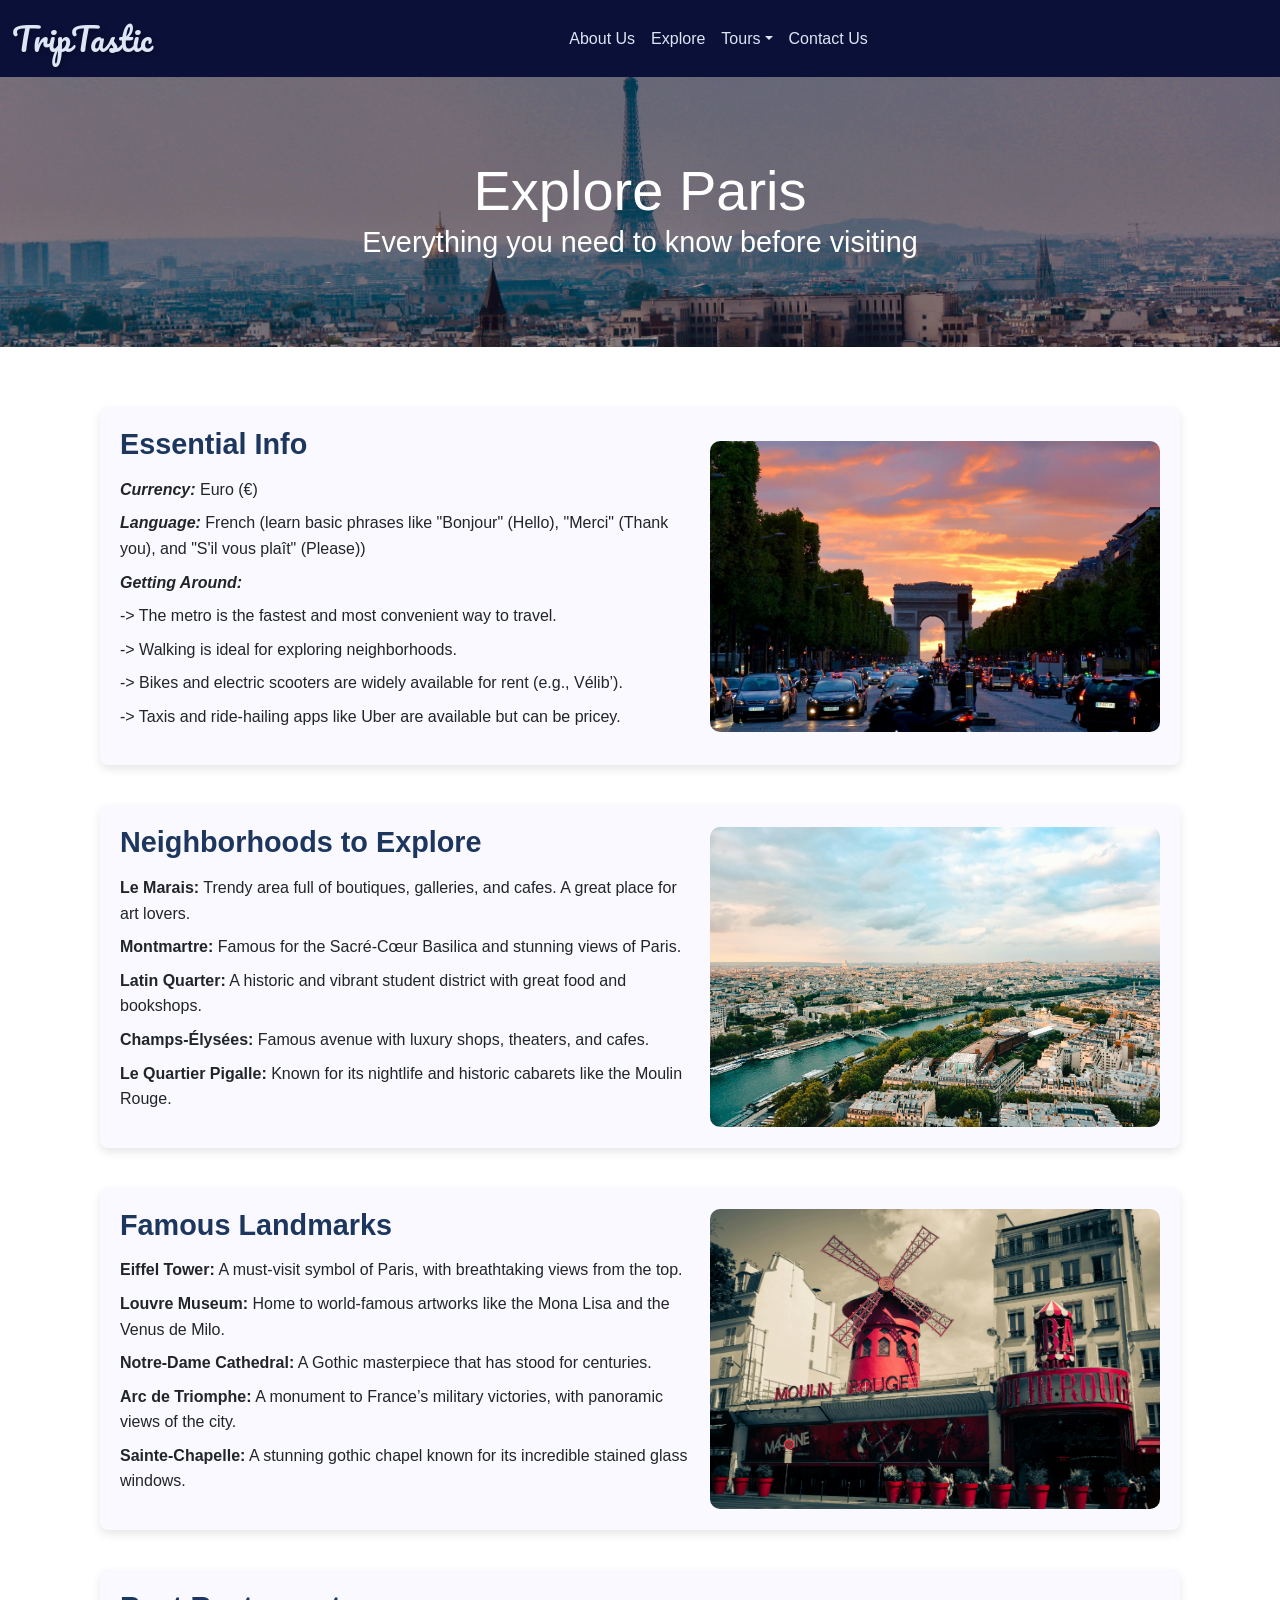
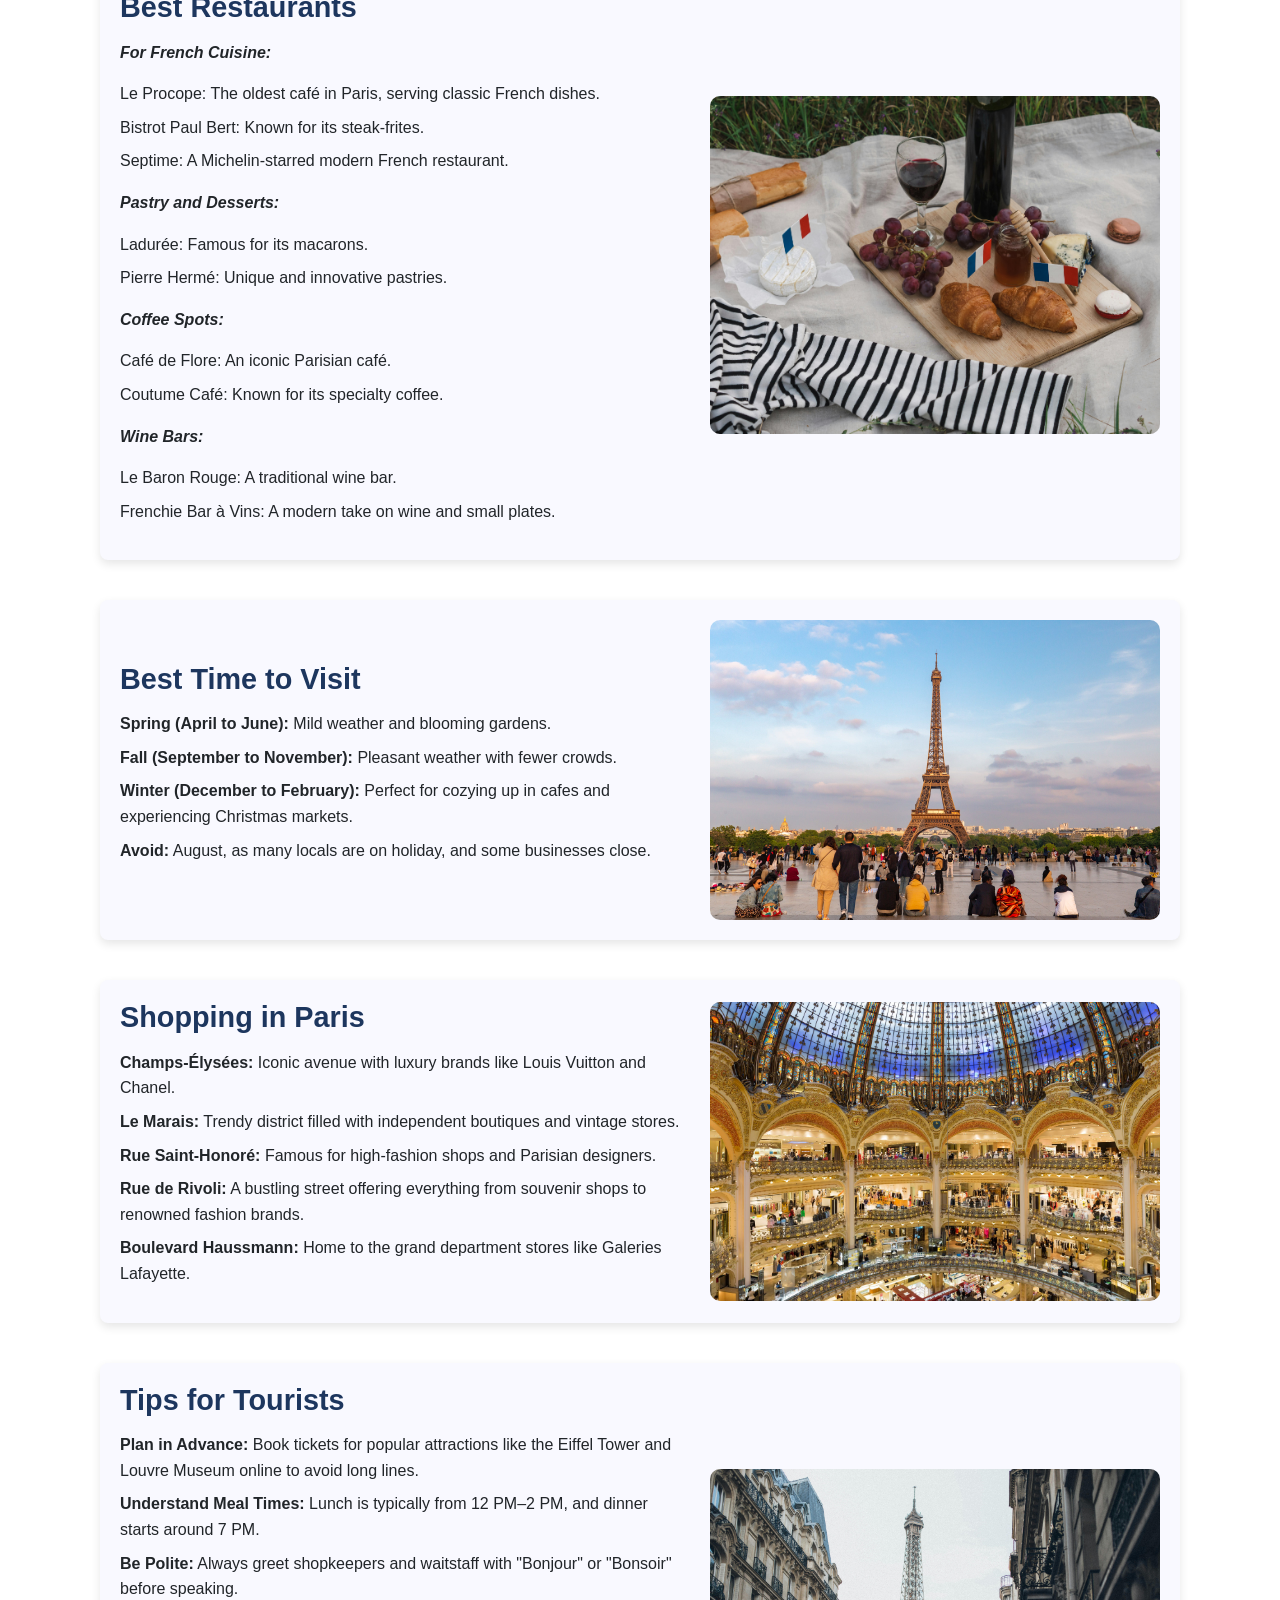
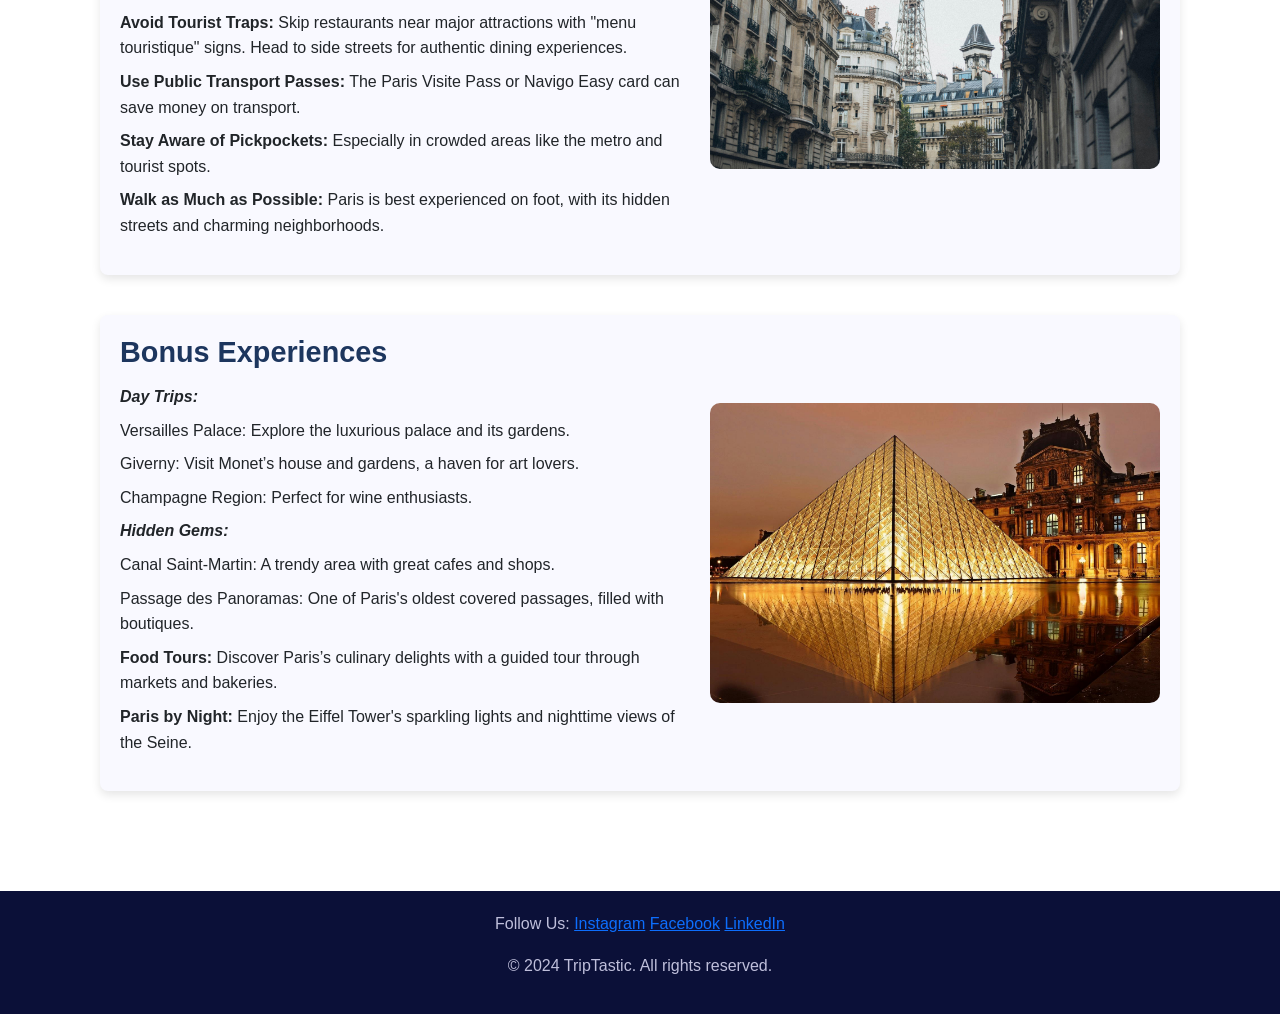
<file: paris.html>
<!DOCTYPE html>
<html lang="en">
<head>
    <meta charset="UTF-8">
    <meta name="viewport" content="width=device-width, initial-scale=1.0">
    <title>Explore Paris</title>
    <link href="https://cdn.jsdelivr.net/npm/bootstrap@5.3.3/dist/css/bootstrap.min.css" rel="stylesheet" integrity="sha384-QWTKZyjpPEjISv5WaRU9OFeRpok6YctnYmDr5pNlyT2bRjXh0JMhjY6hW+ALEwIH" crossorigin="anonymous">
    <script src="https://cdn.jsdelivr.net/npm/bootstrap@5.3.3/dist/js/bootstrap.bundle.min.js" integrity="sha384-YvpcrYf0tY3lHB60NNkmXc5s9fDVZLESaAA55NDzOxhy9GkcIdslK1eN7N6jIeHz" crossorigin="anonymous"></script>
    <link href="https://fonts.googleapis.com/css2?family=Pacifico&display=swap" rel="stylesheet">

    <style>
    body {
            font-family:'Lucida Sans', Verdana, sans-serif;
            line-height: 1.6;
        }

        .hero {
            background: url('parishero.jpg') no-repeat center center/cover;
            color: white;
            height: 30vh;
            display: flex;
            justify-content: center;
            align-items: center;
            text-align: center;
            flex-direction: column;
            position: relative;
        }

        .hero::after {
            content: "";
            position: absolute;
            top: 0;
            left: 0;
            right: 0;
            bottom: 0;
            background-color: #050b3c43;
        }

        .hero h1 {
            font-size: 3.5rem;
            margin: 0;
            z-index: 1;
        }

        .hero h4 {
            font-size: 1.8rem;
            font-weight: 400;
            z-index: 1;
        }

        .container {
            padding: 60px 30px;

        }

        .info-section {
            display: flex;
            align-items: center;
            margin-bottom: 40px;
            gap: 20px;
            padding: 20px;
            background-color: #f9f9ff;
            box-shadow: 0 4px 10px rgba(0, 0, 0, 0.1);
            border-radius: 8px;
        }

        .info-section img {
            width: 100%;
            max-width: 450px;
            height: auto;
            border-radius: 10px;
            object-fit: cover;
            transition: transform 0.3s ease, box-shadow 0.3s ease;
        }

        .info-section img:hover {
            transform: scale(1.05);
            box-shadow: 0 8px 15px rgba(0, 0, 0, 0.2);
        }

        .info {
            flex: 1;
        }

        .info h5 {
            font-size: 1.8rem;
            font-weight: 600;
            margin-bottom: 15px;
            color: #1d365e;
        }

        .info ul {
            list-style-type: none;
            padding: 0;
        }

        .info ul li {
            margin: 8px 0;
        }


        .footer {
            background-color: #0b1038;
            color: #bfbfdb;
            padding: 20px;
            text-align: center;
        }

        .footer a:hover {
            color: white;
            text-decoration: underline;
        }

        .navbar-nav {
            margin-left: auto;
        }

        nav.navbar{
            background-color: #0b1038;
            box-shadow: 0 2px 4px rgba(0, 0, 0, 0.1); 
        }

        nav.navbar .navbar-brand, 
        nav.navbar .nav-link {
            color: #dce6f4; 
        }

        nav.navbar .nav-link:hover {
            color: #ffffff;

        }

        .navbar-brand{
            font-family: 'Pacifico', cursive; 
            font-size: 32px; 
            text-shadow: 2px 2px 5px rgba(0, 0, 0, 0.3);
        }


        .section-title{
            color: #173c78;
        }

        @media (max-width: 768px) {
            .info-section {
                flex-direction: column;
                text-align: center;
            }

            .hero h1 {
                font-size: 2.5rem;
            }

            .hero h4 {
                font-size: 1.2rem;
            }

            nav.navbar .navbar-brand,
            nav.navbar .nav-link {
                font-size: 0.9rem;
            }
        }

        @media (max-width: 576px) {
            .info-section img {
                max-width: 100%;
            }

            .hero h1 {
                font-size: 2rem;
            }

            .hero h4 {
                font-size: 1rem;
            }
        }


    </style>
</head>
<body>

    <nav class="navbar navbar-expand-lg">
        <div class="container-fluid">
          <a class="navbar-brand" href="index.html">TripTastic</a>
          <button class="navbar-toggler" type="button" data-bs-toggle="collapse" data-bs-target="#navbarSupportedContent" aria-controls="navbarSupportedContent" aria-expanded="false" aria-label="Toggle navigation">
            <span class="navbar-toggler-icon"></span>
          </button>
          <div class="collapse navbar-collapse" id="navbarSupportedContent">
            <ul class="navbar-nav me-auto mb-2 mb-lg-0">
              <li class="nav-item"><a class="nav-link" href="index.html#about-us">About Us</a></li>
              <li class="nav-item"><a class="nav-link" href="index.html#explore">Explore</a></li>
              <li class="nav-item dropdown">
                <a class="nav-link dropdown-toggle" href="#" data-bs-toggle="dropdown">Tours</a>
                <ul class="dropdown-menu">
                  <li><a class="dropdown-item" href="individual_tours.html">Individual Tours</a></li>
                  <li><a class="dropdown-item" href="guided_tours.html">Guided Tours</a></li>
                </ul>
              </li>
              <li class="nav-item"><a class="nav-link" href="index.html#contact-us">Contact Us</a></li>
            </ul>
          </div>
        </div>
    </nav>

    <div class="hero">
        <h1>Explore Paris</h1>
        <h4>Everything you need to know before visiting</h4>
    </div>


    <section class="container">

        <div class="info-section">
            <div class="info">
                <h5>Essential Info</h5>
                <ul>
                    <li><strong><i>Currency:</i></strong> Euro (€)</li>
                    <li><strong><i>Language:</i></strong> French (learn basic phrases like "Bonjour" (Hello), "Merci" (Thank you), and "S'il vous plaît" (Please))</li>
                    <li><strong><i>Getting Around:</i></strong>
                        <ul>
                            <li>-> The metro is the fastest and most convenient way to travel.</li>
                            <li>-> Walking is ideal for exploring neighborhoods.</li>
                            <li>-> Bikes and electric scooters are widely available for rent (e.g., Vélib’).</li>
                            <li>-> Taxis and ride-hailing apps like Uber are available but can be pricey.</li>
                        </ul>
                    </li>
                </ul>
            </div>
            <img src="paris2.4.jpg" alt="Essential Info Image">
        </div>

        <div class="info-section">
            <div class="info">
                <h5>Neighborhoods to Explore</h5>
                <ul>
                    <li><strong>Le Marais:</strong> Trendy area full of boutiques, galleries, and cafes. A great place for art lovers.</li>
                    <li><strong>Montmartre:</strong> Famous for the Sacré-Cœur Basilica and stunning views of Paris.</li>
                    <li><strong>Latin Quarter:</strong> A historic and vibrant student district with great food and bookshops.</li>
                    <li><strong>Champs-Élysées:</strong> Famous avenue with luxury shops, theaters, and cafes.</li>
                    <li><strong>Le Quartier Pigalle:</strong> Known for its nightlife and historic cabarets like the Moulin Rouge.</li>
                </ul>
            </div>
            <img src="paris2.5.jpg" alt="Neighborhoods in Paris">
        </div>

        <div class="info-section">
            <div class="info">
                <h5>Famous Landmarks</h5>
                <ul>
                    <li><strong>Eiffel Tower:</strong> A must-visit symbol of Paris, with breathtaking views from the top.</li>
                    <li><strong>Louvre Museum:</strong> Home to world-famous artworks like the Mona Lisa and the Venus de Milo.</li>
                    <li><strong>Notre-Dame Cathedral:</strong> A Gothic masterpiece that has stood for centuries.</li>
                    <li><strong>Arc de Triomphe:</strong> A monument to France’s military victories, with panoramic views of the city.</li>
                    <li><strong>Sainte-Chapelle:</strong> A stunning gothic chapel known for its incredible stained glass windows.</li>
                </ul>
            </div>
            <img src="paris2.6.jpg" alt="Paris Landmarks">
        </div>

        <div class="info-section">
            <div class="info">
                <h5>Best Restaurants</h5>
                <p><strong><i>For French Cuisine:</i></strong></p>
                <ul>
                    <li>Le Procope: The oldest café in Paris, serving classic French dishes.</li>
                    <li>Bistrot Paul Bert: Known for its steak-frites.</li>
                    <li>Septime: A Michelin-starred modern French restaurant.</li>
                </ul>
                <p><strong><i>Pastry and Desserts:</i></strong></p>
                <ul>
                    <li>Ladurée: Famous for its macarons.</li>
                    <li>Pierre Hermé: Unique and innovative pastries.</li>
                </ul>
                <p><strong><i>Coffee Spots:</i></strong></p>
                <ul>
                    <li>Café de Flore: An iconic Parisian café.</li>
                    <li>Coutume Café: Known for its specialty coffee.</li>
                </ul>
                <p><strong><i>Wine Bars:</i></strong></p>
                <ul>
                    <li>Le Baron Rouge: A traditional wine bar.</li>
                    <li>Frenchie Bar à Vins: A modern take on wine and small plates.</li>
                </ul>
            </div>
            <img src="parisfood.jpg" alt="Best Restaurants Image">
        </div>

        <div class="info-section">
            <div class="info">
                <h5>Best Time to Visit</h5>
                <ul>
                    <li><strong>Spring (April to June):</strong> Mild weather and blooming gardens.</li>
                    <li><strong>Fall (September to November):</strong> Pleasant weather with fewer crowds.</li>
                    <li><strong>Winter (December to February):</strong> Perfect for cozying up in cafes and experiencing Christmas markets.</li>
                    <li><strong>Avoid:</strong> August, as many locals are on holiday, and some businesses close.</li>
                </ul>
            </div>
            <img src="parispeople.jpg" alt="Top Attractions Image">
        </div>

        <div class="info-section">
            <div class="info">
                   <h5>Shopping in Paris</h5>
                    <ul>
                        <li><strong>Champs-Élysées:</strong> Iconic avenue with luxury brands like Louis Vuitton and Chanel.</li>
                        <li><strong>Le Marais:</strong> Trendy district filled with independent boutiques and vintage stores.</li>
                        <li><strong>Rue Saint-Honoré:</strong> Famous for high-fashion shops and Parisian designers.</li>
                        <li><strong>Rue de Rivoli:</strong> A bustling street offering everything from souvenir shops to renowned fashion brands.</li>
                        <li><strong>Boulevard Haussmann:</strong> Home to the grand department stores like Galeries Lafayette.</li>
                    </ul>
                </div>
                <img src="parisshops.jpg" alt="Shopping in Paris Image">
        </div>
    

        <div class="info-section">
            <div class="info">
                <h5>Tips for Tourists</h5>
                <ul>
                    <li><strong>Plan in Advance:</strong> Book tickets for popular attractions like the Eiffel Tower and Louvre Museum online to avoid long lines.</li>
                    <li><strong>Understand Meal Times:</strong> Lunch is typically from 12 PM–2 PM, and dinner starts around 7 PM.</li>
                    <li><strong>Be Polite:</strong> Always greet shopkeepers and waitstaff with "Bonjour" or "Bonsoir" before speaking.</li>
                    <li><strong>Avoid Tourist Traps:</strong> Skip restaurants near major attractions with "menu touristique" signs. Head to side streets for authentic dining experiences.</li>
                    <li><strong>Use Public Transport Passes:</strong> The Paris Visite Pass or Navigo Easy card can save money on transport.</li>
                    <li><strong>Stay Aware of Pickpockets:</strong> Especially in crowded areas like the metro and tourist spots.</li>
                    <li><strong>Walk as Much as Possible:</strong> Paris is best experienced on foot, with its hidden streets and charming neighborhoods.</li>
                </ul>
            </div>
            <img src="paris2.1.jpg" alt="tips">
        </div>

        <div class="info-section">
            <div class="info">
                <h5>Bonus Experiences</h5>
                <ul>
                    <li><strong><i>Day Trips:</i></strong>
                        <ul>
                            <li>Versailles Palace: Explore the luxurious palace and its gardens.</li>
                            <li>Giverny: Visit Monet’s house and gardens, a haven for art lovers.</li>
                            <li>Champagne Region: Perfect for wine enthusiasts.</li>
                        </ul>
                    </li>
                    <li><strong><i>Hidden Gems:</i></strong>
                        <ul>
                            <li>Canal Saint-Martin: A trendy area with great cafes and shops.</li>
                            <li>Passage des Panoramas: One of Paris's oldest covered passages, filled with boutiques.</li>
                        </ul>
                    </li>
                    <li><strong>Food Tours:</strong> Discover Paris’s culinary delights with a guided tour through markets and bakeries.</li>
                    <li><strong>Paris by Night:</strong> Enjoy the Eiffel Tower's sparkling lights and nighttime views of the Seine.</li>
                </ul>
            </div>
            <img src="paris2.3.jpg" alt="experience">
        </div>
        </section>
        

        <footer class="footer custom-footer">
            <div class="footercontainer">
                <p>Follow Us: 
                    <a href="#">Instagram</a> 
                    <a href="#">Facebook</a> 
                    <a href="#">LinkedIn</a>
                </p>
                <p>&copy; 2024 TripTastic. All rights reserved.</p>
            </div>
        </footer>


</body>
</html>
</file>
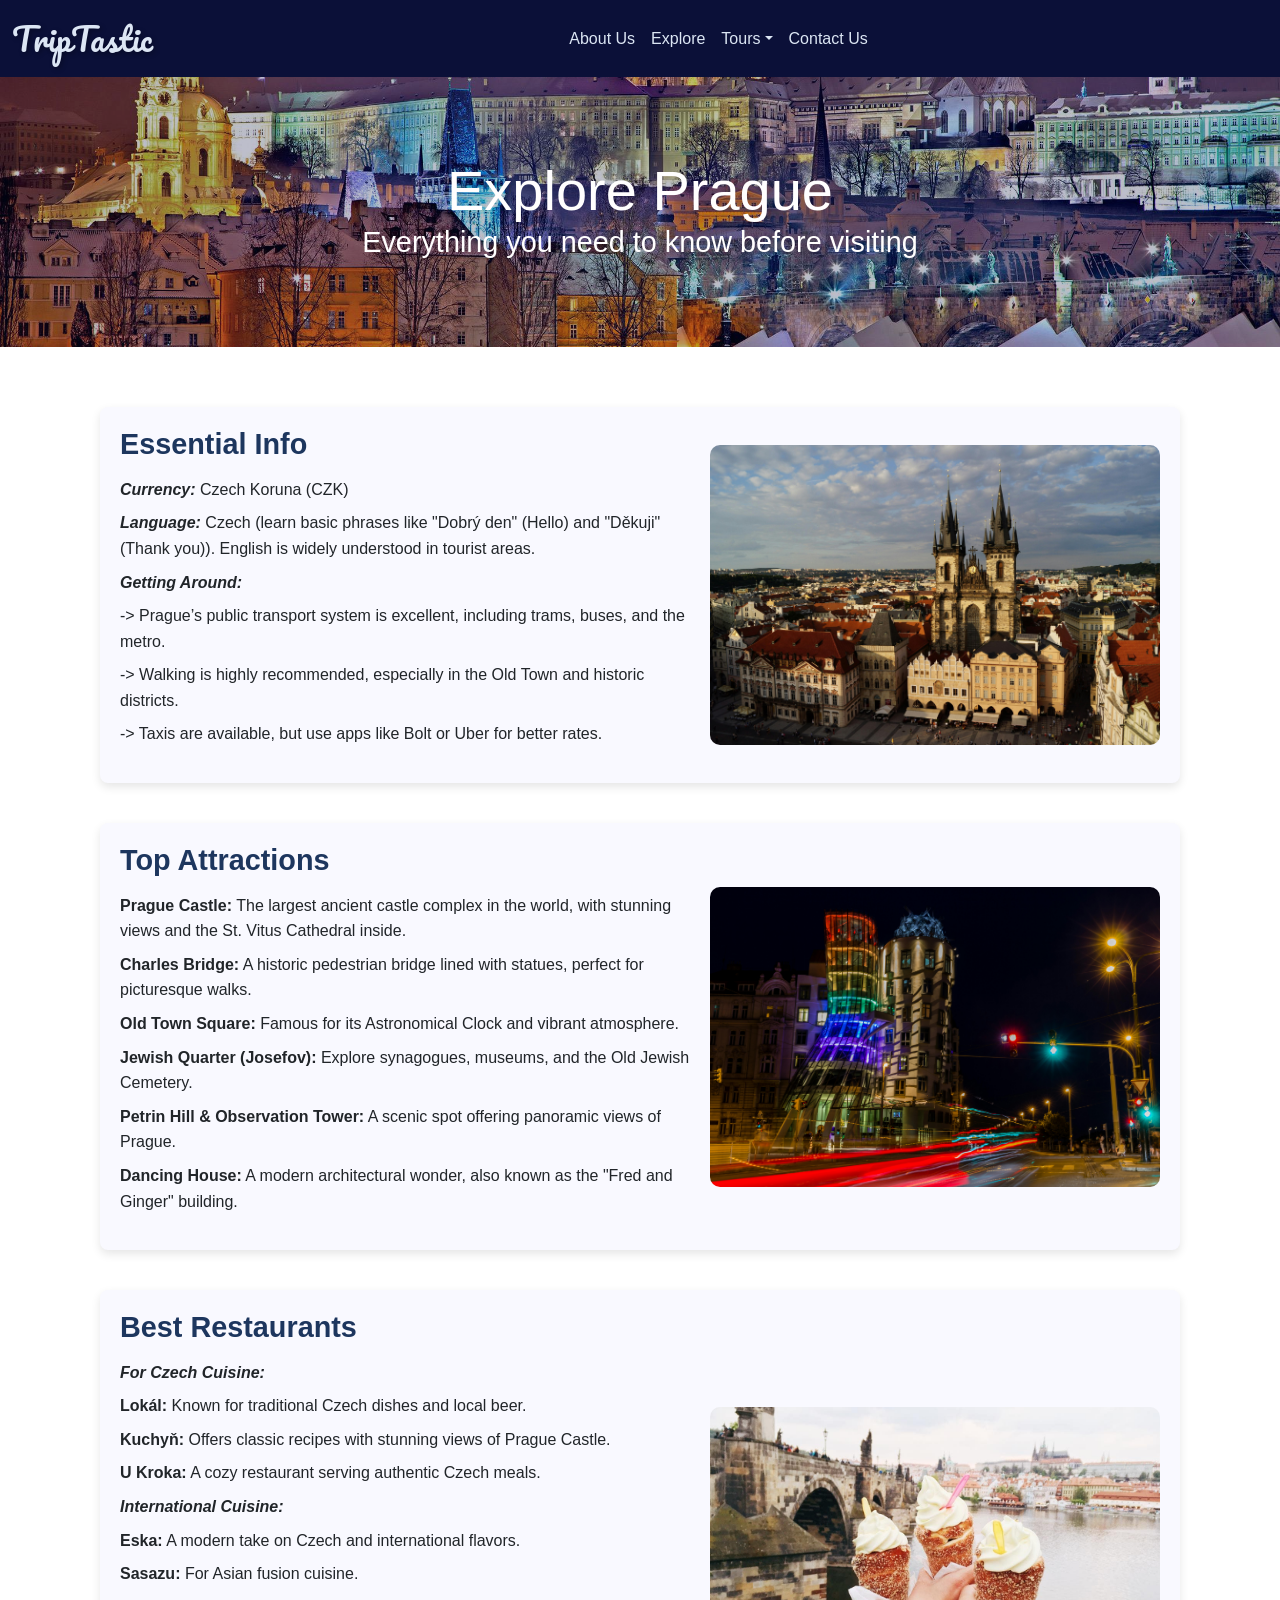
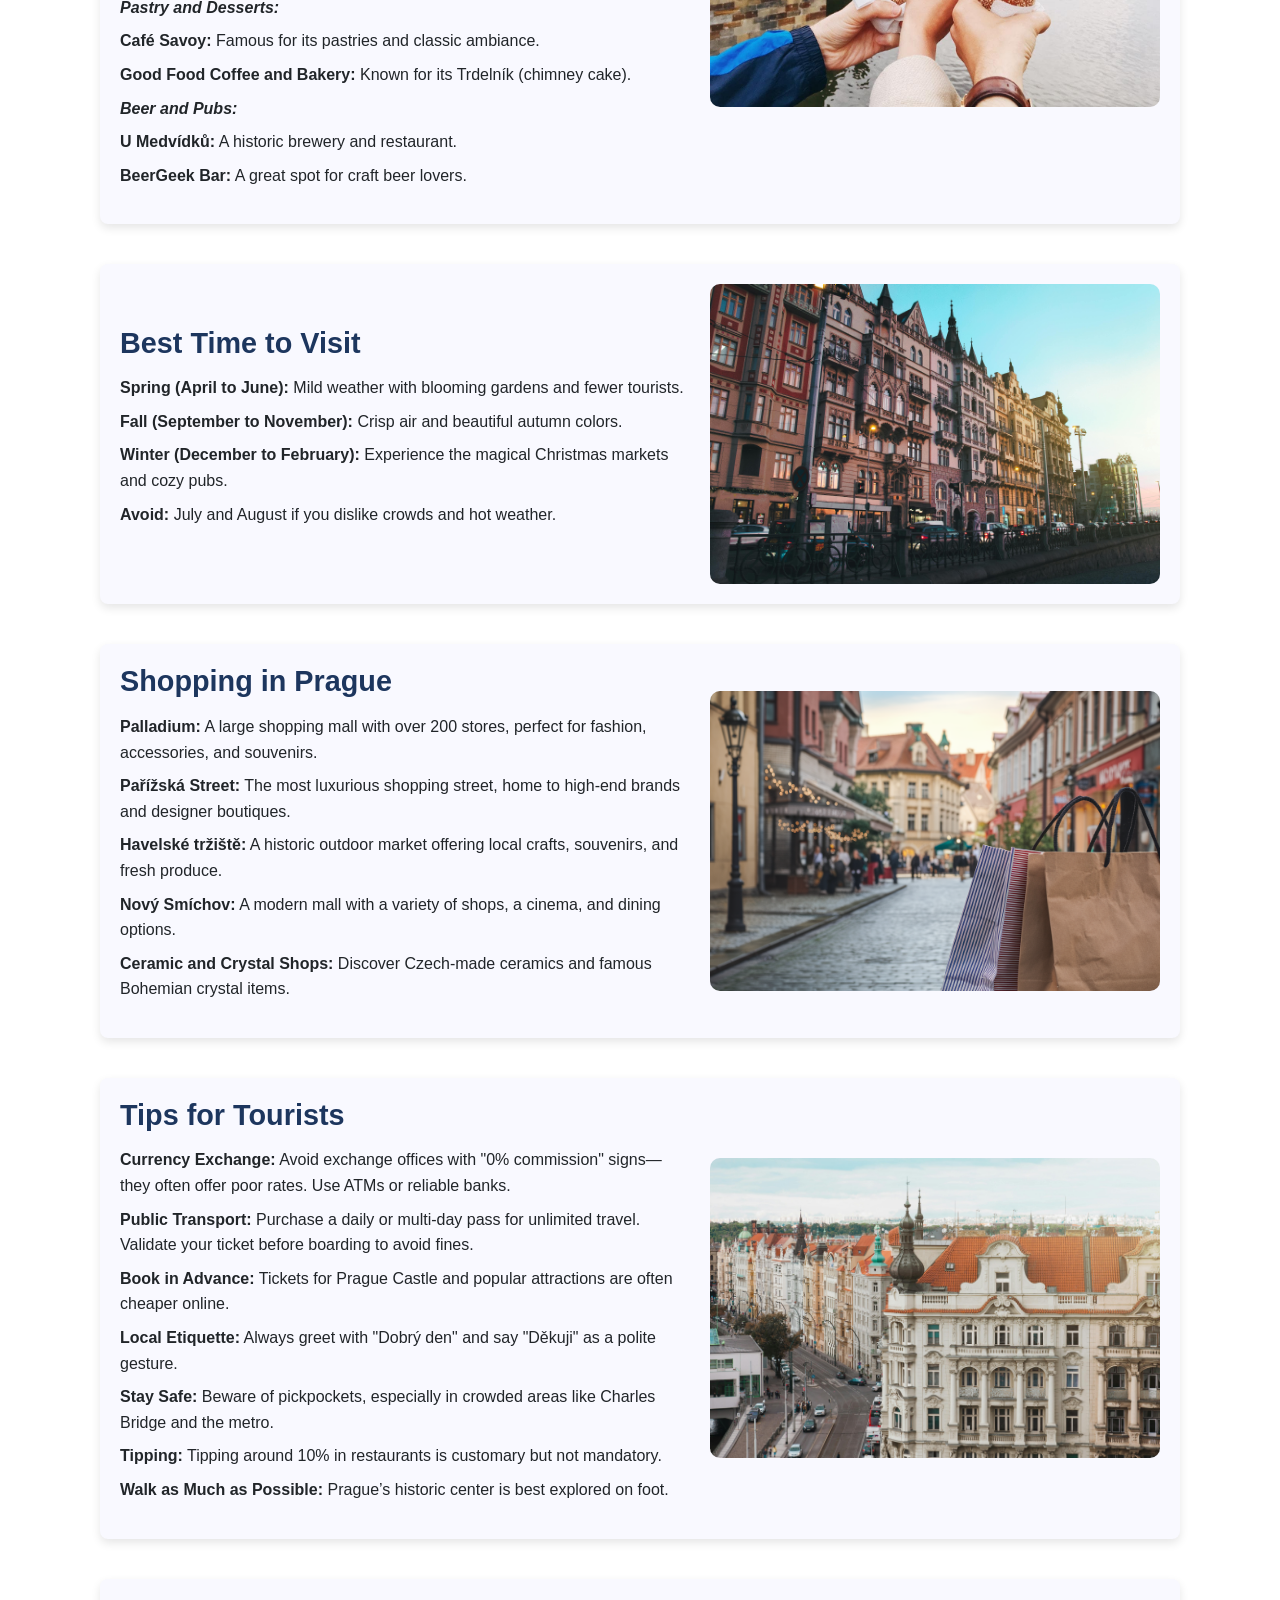
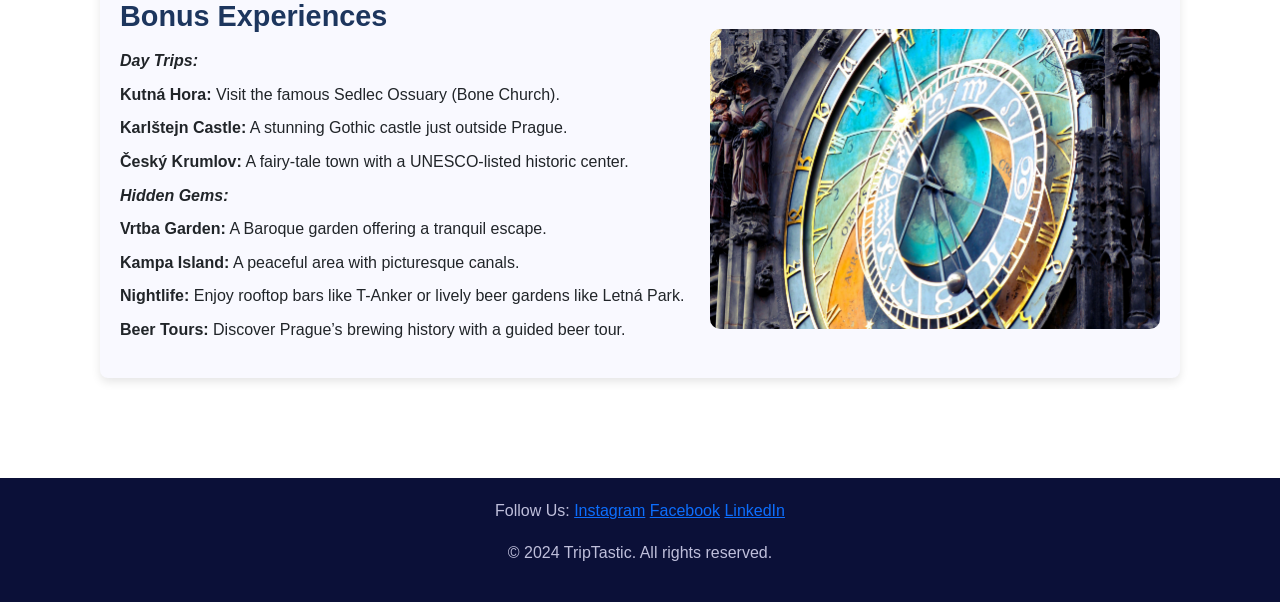
<file: prague.html>
<!DOCTYPE html>
<html lang="en">
<head>
    <meta charset="UTF-8">
    <meta name="viewport" content="width=device-width, initial-scale=1.0">
    <title>Explore Prague</title>
    <link href="https://cdn.jsdelivr.net/npm/bootstrap@5.3.3/dist/css/bootstrap.min.css" rel="stylesheet" integrity="sha384-QWTKZyjpPEjISv5WaRU9OFeRpok6YctnYmDr5pNlyT2bRjXh0JMhjY6hW+ALEwIH" crossorigin="anonymous">
    <script src="https://cdn.jsdelivr.net/npm/bootstrap@5.3.3/dist/js/bootstrap.bundle.min.js" integrity="sha384-YvpcrYf0tY3lHB60NNkmXc5s9fDVZLESaAA55NDzOxhy9GkcIdslK1eN7N6jIeHz" crossorigin="anonymous"></script>
    <link href="https://fonts.googleapis.com/css2?family=Pacifico&display=swap" rel="stylesheet">

    <style>
        body {
            font-family:'Lucida Sans', Verdana, sans-serif;
            line-height: 1.6;
        }

        .hero {
            background: url('prague2.9.jpg') no-repeat center center/cover;
            color: rgb(255, 254, 254); 
            height: 30vh;
            display: flex;
            justify-content: center;
            align-items: center;
            text-align: center;
            flex-direction: column;
            position: relative;
        }

        .hero::after {
            content: "";
            position: absolute;
            top: 0;
            left: 0;
            right: 0;
            bottom: 0;
            background-color: #050b3c43;
        }

        .hero h1 {
            font-size: 3.5rem;
            margin: 0;
            z-index: 1;
        }

        .hero h4 {
            font-size: 1.8rem;
            font-weight: 400;
            z-index: 1;
        }

        .container {
            padding: 60px 30px;
        }

        .info-section {
            display: flex;
            align-items: center;
            margin-bottom: 40px;
            gap: 20px;
            padding: 20px;
            background-color: #f9f9ff;
            box-shadow: 0 4px 10px rgba(0, 0, 0, 0.1);
            border-radius: 8px;
        }

        .info-section img {
            width: 100%;
            max-width: 450px;
            height: 300px;
            border-radius: 10px;
            object-fit: cover;
            transition: transform 0.3s ease, box-shadow 0.3s ease;
        }

        .info-section img:hover {
            transform: scale(1.05);
            box-shadow: 0 8px 15px rgba(0, 0, 0, 0.2);
        }

        .info {
            flex: 1;
        }

        .info h5 {
            font-size: 1.8rem;
            font-weight: 600;
            margin-bottom: 15px;
            color: #1d365e;
        }

        .info ul {
            list-style-type: none;
            padding: 0;
        }

        .info ul li {
            margin: 8px 0;
        }

        .footer {
            background-color: #0b1038;
            color: #bfbfdb;
            text-align: center;
            padding: 20px;

        }

        .footer a:hover {
            color: white;
            text-decoration: underline;
        }

        .navbar-nav {
            margin-left: auto;
        }

        nav.navbar{
            background-color: #0b1038;
            box-shadow: 0 2px 4px rgba(0, 0, 0, 0.1); 
        }

        nav.navbar .navbar-brand, 
        nav.navbar .nav-link {
            color: #dce6f4; 
        }

        nav.navbar .nav-link:hover {
            color: #ffffff;

        }

        .navbar-brand{
            font-family: 'Pacifico', cursive; 
            font-size: 32px; 
            text-shadow: 2px 2px 5px rgba(0, 0, 0, 0.3);
        }

        .section-title{
            color: #173c78;
        }

        @media (max-width: 768px) {
            .hero h1 {
                font-size: 2.5rem;
            }

            .hero h4 {
                font-size: 1.2rem;
            }

            .info-section {
                flex-direction:column;
                text-align: center;
            }

            .info {
                text-align: center;
            }

            .navbar-nav {
                text-align: center;
            }

            nav.navbar .navbar-brand,
            nav.navbar .nav-link {
                font-size: 0.9rem;
            }
        }

        @media (max-width: 576px) {
            .hero h1 {
                font-size: 2rem;
            }

            .hero h4 {
                font-size: 1rem;
            }

            .container {
                padding: 15px;
            }

            .info-section img {
                max-width: 100%;
                height: auto;
            }
        }

    </style>
</head>
<body>

    <nav class="navbar navbar-expand-lg">
        <div class="container-fluid">
          <a class="navbar-brand" href="index.html">TripTastic</a>
          <button class="navbar-toggler" type="button" data-bs-toggle="collapse" data-bs-target="#navbarSupportedContent" aria-controls="navbarSupportedContent" aria-expanded="false" aria-label="Toggle navigation">
            <span class="navbar-toggler-icon"></span>
          </button>
          <div class="collapse navbar-collapse" id="navbarSupportedContent">
            <ul class="navbar-nav me-auto mb-2 mb-lg-0">
              <li class="nav-item"><a class="nav-link" href="index.html#about-us">About Us</a></li>
              <li class="nav-item"><a class="nav-link" href="index.html#explore">Explore</a></li>
              <li class="nav-item dropdown">
                <a class="nav-link dropdown-toggle" href="#" data-bs-toggle="dropdown">Tours</a>
                <ul class="dropdown-menu">
                  <li><a class="dropdown-item" href="individual_tours.html">Individual Tours</a></li>
                  <li><a class="dropdown-item" href="guided_tours.html">Guided Tours</a></li>
                </ul>
              </li>
              <li class="nav-item"><a class="nav-link" href="index.html#contact-us">Contact Us</a></li>
            </ul>
          </div>
        </div>
    </nav>

    <div class="hero">
        <h1>Explore Prague</h1>
        <h4>Everything you need to know before visiting</h4>
    </div>

    <section class="container">

        <div class="info-section">
            <div class="info">
                <h5>Essential Info</h5>
                <ul>
                    <li><strong><i>Currency: </i></strong> Czech Koruna (CZK)</li>
                    <li><strong><i>Language:</i></strong> Czech (learn basic phrases like "Dobrý den" (Hello) and "Děkuji" (Thank you)). English is widely understood in tourist areas.</li>
                    <li><strong><i>Getting Around:</i></strong>
                        <ul>
                            <li>-> Prague’s public transport system is excellent, including trams, buses, and the metro.</li>
                            <li>-> Walking is highly recommended, especially in the Old Town and historic districts.</li>
                            <li>-> Taxis are available, but use apps like Bolt or Uber for better rates.</li>
                        </ul>
                    </li>
                </ul>
            </div>
            <img src="prague2.1.jpg" alt="Essential Info Image">
        </div>

        <div class="info-section">
            <div class="info">
                <h5>Top Attractions</h5>
                <ul>
                    <li><strong>Prague Castle:</strong> The largest ancient castle complex in the world, with stunning views and the St. Vitus Cathedral inside.</li>
                    <li><strong>Charles Bridge:</strong> A historic pedestrian bridge lined with statues, perfect for picturesque walks.</li>
                    <li><strong>Old Town Square:</strong> Famous for its Astronomical Clock and vibrant atmosphere.</li>
                    <li><strong>Jewish Quarter (Josefov):</strong> Explore synagogues, museums, and the Old Jewish Cemetery.</li>
                    <li><strong>Petrin Hill & Observation Tower:</strong> A scenic spot offering panoramic views of Prague.</li>
                    <li><strong>Dancing House:</strong> A modern architectural wonder, also known as the "Fred and Ginger" building.</li>
                </ul>
            </div>
            <img src="prague2.7.jpg" alt="Top Attractions in Prague">
        </div>
        
        <div class="info-section">
            <div class="info">
                <h5>Best Restaurants</h5>
                <ul>
                    <li><strong><i>For Czech Cuisine:</i></strong>
                        <ul>
                            <li><strong>Lokál:</strong> Known for traditional Czech dishes and local beer.</li>
                            <li><strong>Kuchyň:</strong> Offers classic recipes with stunning views of Prague Castle.</li>
                            <li><strong>U Kroka:</strong> A cozy restaurant serving authentic Czech meals.</li>
                        </ul>
                    </li>
                    <li><strong><i>International Cuisine:</i></strong>
                        <ul>
                            <li><strong>Eska:</strong> A modern take on Czech and international flavors.</li>
                            <li><strong>Sasazu:</strong> For Asian fusion cuisine.</li>
                        </ul>
                    </li>
                    <li><strong><i>Pastry and Desserts:</i></strong>
                        <ul>
                            <li><strong>Café Savoy:</strong> Famous for its pastries and classic ambiance.</li>
                            <li><strong>Good Food Coffee and Bakery:</strong> Known for its Trdelník (chimney cake).</li>
                        </ul>
                    </li>
                    <li><strong><i>Beer and Pubs:</i></strong>
                        <ul>
                            <li><strong>U Medvídků:</strong> A historic brewery and restaurant.</li>
                            <li><strong>BeerGeek Bar:</strong> A great spot for craft beer lovers.</li>
                        </ul>
                    </li>
                </ul>
            </div>
            <img src="praguefood.jpg" alt="Best Restaurants in Prague">
        </div>
        

        <div class="info-section">
            <div class="info">
                <h5>Best Time to Visit</h5>
                <ul>
                    <li><strong>Spring (April to June):</strong> Mild weather with blooming gardens and fewer tourists.</li>
                    <li><strong>Fall (September to November):</strong> Crisp air and beautiful autumn colors.</li>
                    <li><strong>Winter (December to February):</strong> Experience the magical Christmas markets and cozy pubs.</li>
                    <li><strong>Avoid:</strong> July and August if you dislike crowds and hot weather.</li>
                </ul>
            </div>
            <img src="prague2.6.jpg" alt="Best Time to Visit Prague">
        </div>
        

        <div class="info-section">
            <div class="info">
                <h5>Shopping in Prague</h5>
                <ul>
                    <li><strong>Palladium:</strong> A large shopping mall with over 200 stores, perfect for fashion, accessories, and souvenirs.</li>
                    <li><strong>Pařížská Street:</strong> The most luxurious shopping street, home to high-end brands and designer boutiques.</li>
                    <li><strong>Havelské tržiště:</strong> A historic outdoor market offering local crafts, souvenirs, and fresh produce.</li>
                    <li><strong>Nový Smíchov:</strong> A modern mall with a variety of shops, a cinema, and dining options.</li>
                    <li><strong>Ceramic and Crystal Shops:</strong> Discover Czech-made ceramics and famous Bohemian crystal items.</li>
                </ul>
            </div>       
            <img src="praga-shops.png" alt="Shopping in Rome">
        </div>

        <div class="info-section">
            <div class="info">
                <h5>Tips for Tourists</h5>
                <ul>
                    <li><strong>Currency Exchange:</strong> Avoid exchange offices with "0% commission" signs—they often offer poor rates. Use ATMs or reliable banks.</li>
                    <li><strong>Public Transport:</strong> Purchase a daily or multi-day pass for unlimited travel. Validate your ticket before boarding to avoid fines.</li>
                    <li><strong>Book in Advance:</strong> Tickets for Prague Castle and popular attractions are often cheaper online.</li>
                    <li><strong>Local Etiquette:</strong> Always greet with "Dobrý den" and say "Děkuji" as a polite gesture.</li>
                    <li><strong>Stay Safe:</strong> Beware of pickpockets, especially in crowded areas like Charles Bridge and the metro.</li>
                    <li><strong>Tipping:</strong> Tipping around 10% in restaurants is customary but not mandatory.</li>
                    <li><strong>Walk as Much as Possible:</strong> Prague’s historic center is best explored on foot.</li>
                </ul>
            </div>
            <img src="prague3.2.jpg" alt="Tips for Tourists in Prague">
        </div>        
    
        <div class="info-section">
            <div class="info">
                <h5>Bonus Experiences</h5>
                <ul>
                    <li><strong><i>Day Trips:</i></strong>
                        <ul>
                            <li><strong>Kutná Hora:</strong> Visit the famous Sedlec Ossuary (Bone Church).</li>
                            <li><strong>Karlštejn Castle:</strong> A stunning Gothic castle just outside Prague.</li>
                            <li><strong>Český Krumlov:</strong> A fairy-tale town with a UNESCO-listed historic center.</li>
                        </ul>
                    </li>
                    <li><strong><i>Hidden Gems:</i></strong>
                        <ul>
                            <li><strong>Vrtba Garden:</strong> A Baroque garden offering a tranquil escape.</li>
                            <li><strong>Kampa Island:</strong> A peaceful area with picturesque canals.</li>
                        </ul>
                    </li>
                    <li><strong>Nightlife:</strong> Enjoy rooftop bars like T-Anker or lively beer gardens like Letná Park.</li>
                    <li><strong>Beer Tours:</strong> Discover Prague’s brewing history with a guided beer tour.</li>
                </ul>
            </div>
            <img src="prague2.8.jpg" alt="Bonus Experiences in Prague">
        </div>
        
</section>
<footer class="footer custom-footer">
    <div class="footercontainer">
        <p>Follow Us: 
            <a href="#">Instagram</a> 
            <a href="#">Facebook</a> 
            <a href="#">LinkedIn</a>
        </p>
        <p>&copy; 2024 TripTastic. All rights reserved.</p>
    </div>
</footer>
</body>
</html>
</file>
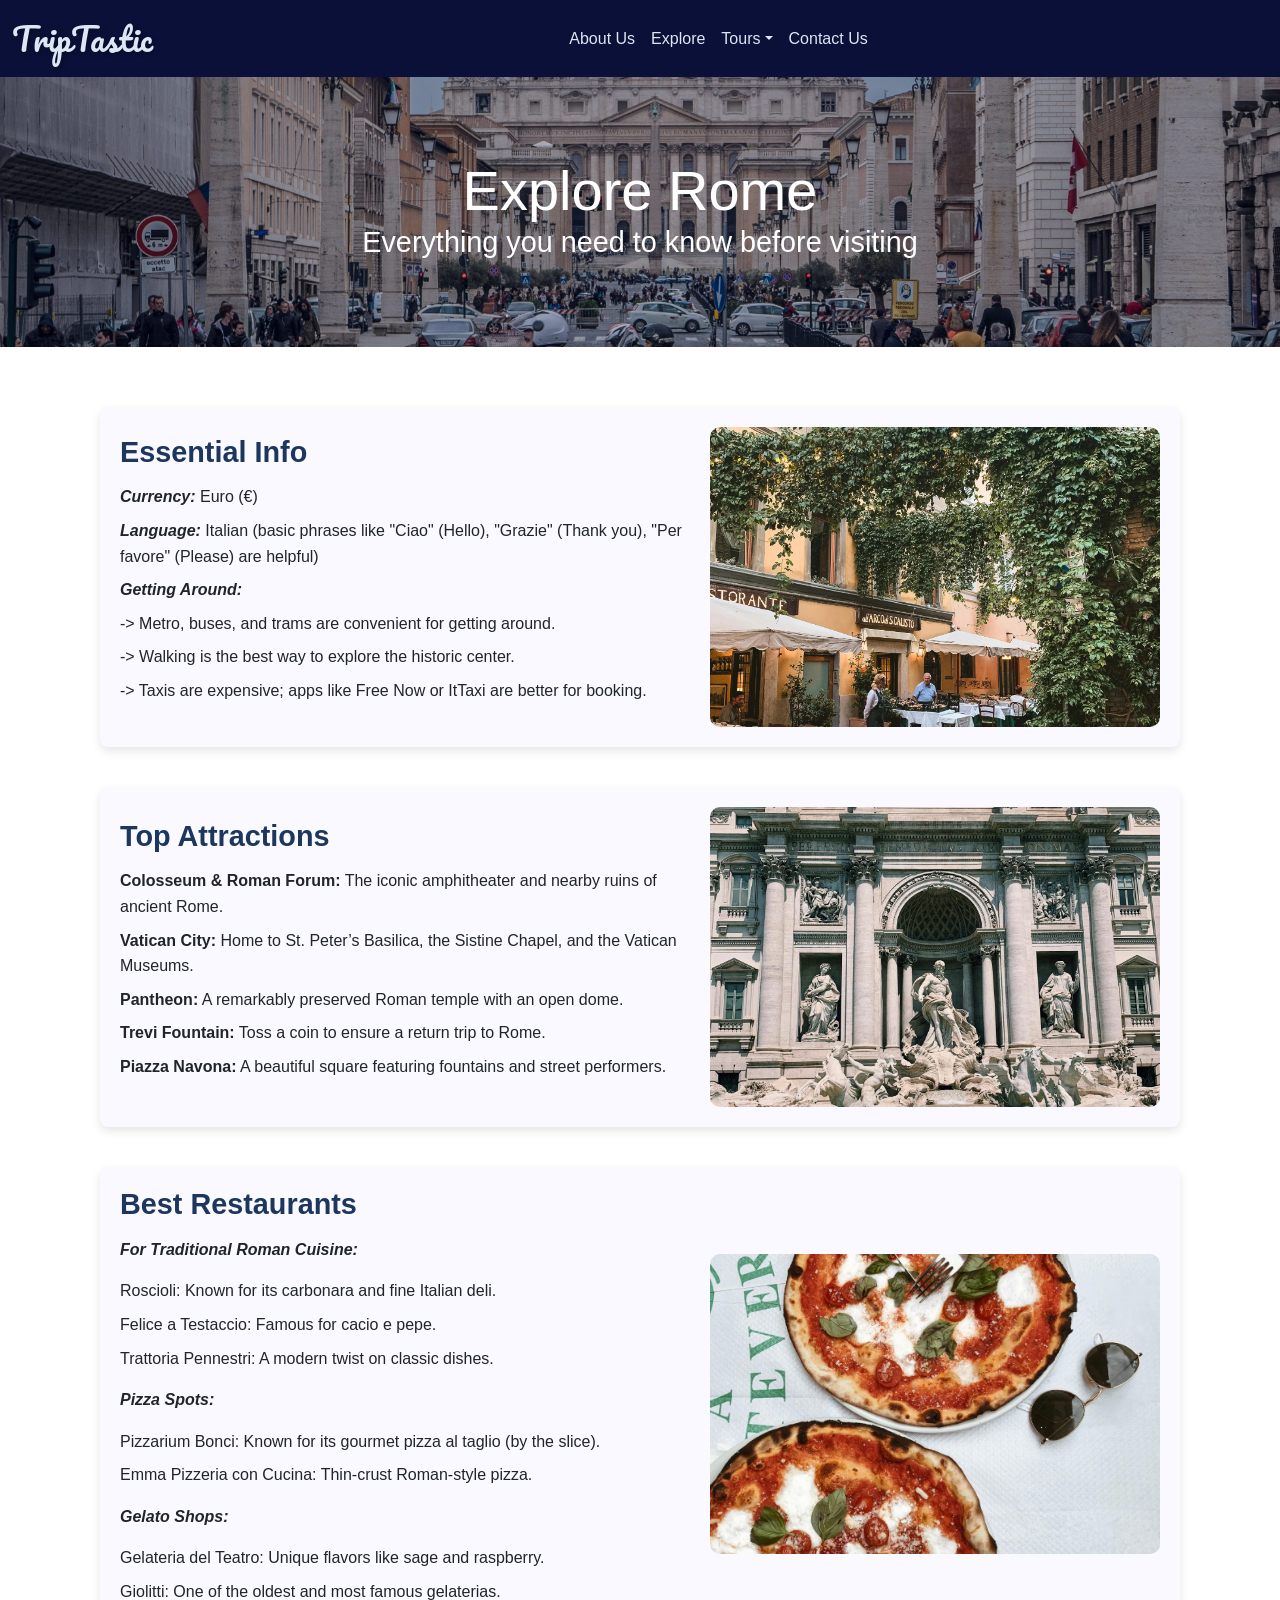
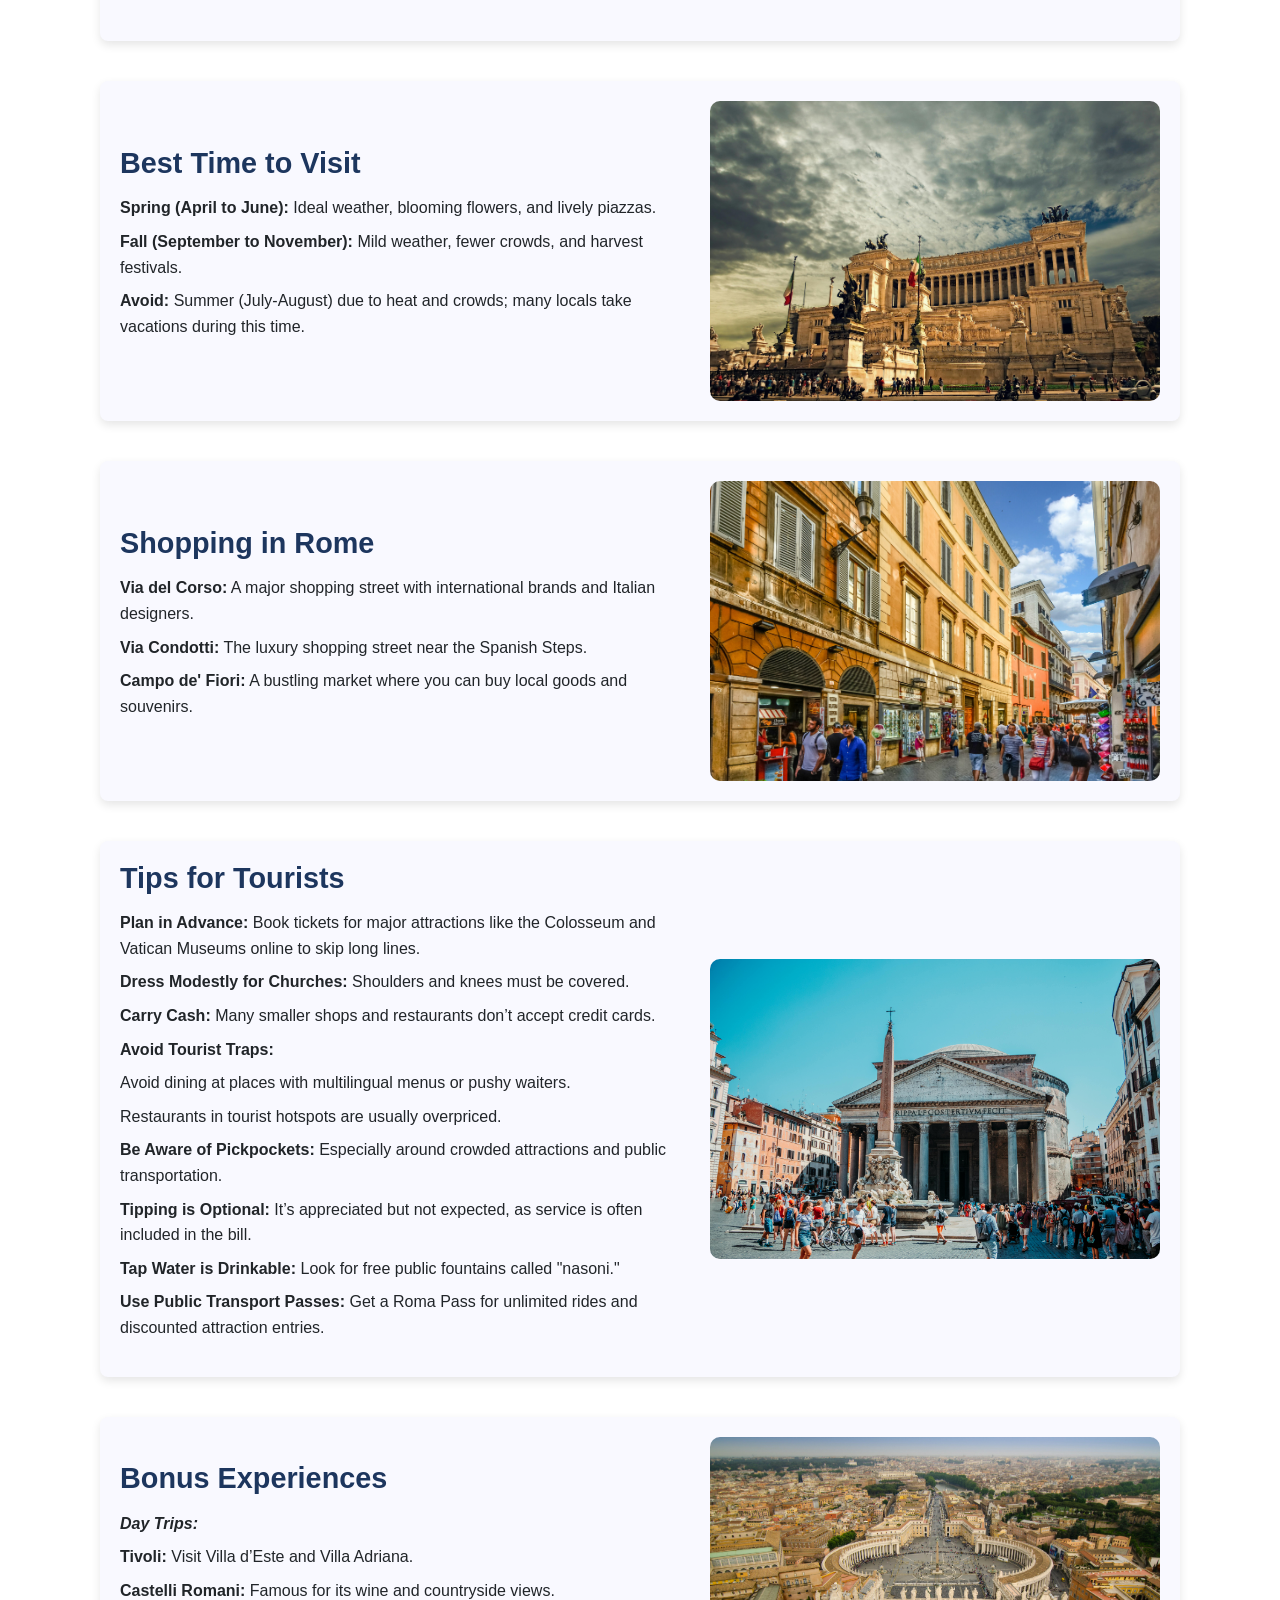
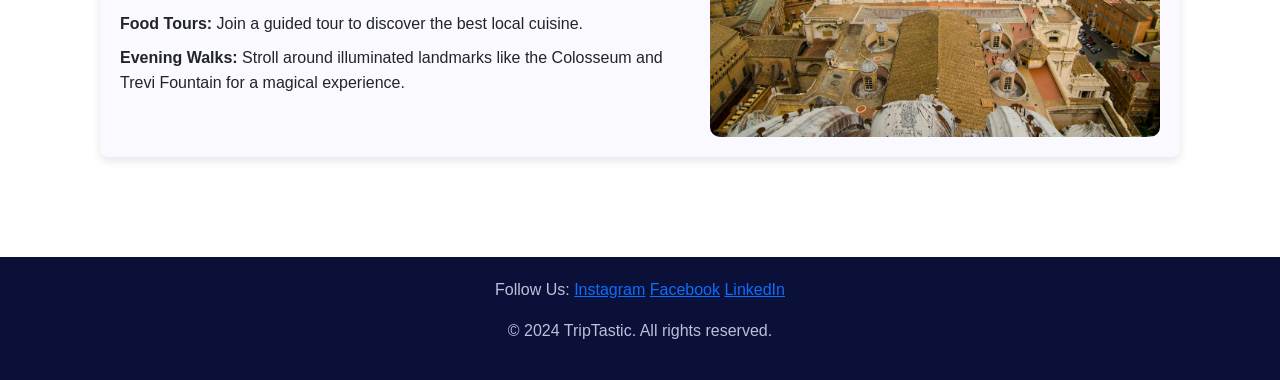
<file: rome.html>
<!DOCTYPE html>
<html lang="en">
<head>
    <meta charset="UTF-8">
    <meta name="viewport" content="width=device-width, initial-scale=1.0">
    <title>Explore Rome</title>
    <link href="https://cdn.jsdelivr.net/npm/bootstrap@5.3.3/dist/css/bootstrap.min.css" rel="stylesheet" integrity="sha384-QWTKZyjpPEjISv5WaRU9OFeRpok6YctnYmDr5pNlyT2bRjXh0JMhjY6hW+ALEwIH" crossorigin="anonymous">
    <script src="https://cdn.jsdelivr.net/npm/bootstrap@5.3.3/dist/js/bootstrap.bundle.min.js" integrity="sha384-YvpcrYf0tY3lHB60NNkmXc5s9fDVZLESaAA55NDzOxhy9GkcIdslK1eN7N6jIeHz" crossorigin="anonymous"></script>
    <link href="https://fonts.googleapis.com/css2?family=Pacifico&display=swap" rel="stylesheet">

    <style>
        body {
            font-family:'Lucida Sans', Verdana, sans-serif;
            line-height: 1.6;
        }

        .hero {
            background: url('rome2.1.jpg') no-repeat center center/cover;
            color: rgb(255, 254, 254);
            height: 30vh;
            display: flex;
            justify-content: center;
            align-items: center;
            text-align: center;
            flex-direction: column;
            position: relative;
        }

        .hero::after {
            content: "";
            position: absolute;
            top: 0;
            left: 0;
            right: 0;
            bottom: 0;
            background-color: #050b3c43;
        }

        .hero h1 {
            font-size: 3.5rem;
            margin: 0;
            z-index: 1;
        }

        .hero h4 {
            font-size: 1.8rem;
            font-weight: 400;
            z-index: 1;
        }

        .container {
            padding: 60px 30px;
        }

        .info-section {
            display: flex;
            align-items: center;
            margin-bottom: 40px;
            gap: 20px;
            padding: 20px;
            background-color: #f9f9ff;
            box-shadow: 0 4px 10px rgba(0, 0, 0, 0.1);
            border-radius: 8px;
        }

        .info-section img {
            width: 100%;
            max-width: 450px;
            height: 300px;
            border-radius: 10px;
            object-fit: cover;
            transition: transform 0.3s ease, box-shadow 0.3s ease;
        }

        .info-section img:hover {
            transform: scale(1.05);
            box-shadow: 0 8px 15px rgba(0, 0, 0, 0.2);
        }

        .info {
            flex: 1;
        }

        .info h5 {
            font-size: 1.8rem;
            font-weight: 600;
            margin-bottom: 15px;
            color: #1d365e;
        }

        .info ul {
            list-style-type: none;
            padding: 0;
        }

        .info ul li {
            margin: 8px 0;
        }

        .navbar-nav {
            margin-left: auto;
            color: #333;
        }
        .footer {
            background-color: #0b1038;
            color: #bfbfdb;
            text-align: center;
            padding: 20px;
        }

        .footer a:hover {
            color: white;
            text-decoration: underline;
        }

        .navbar-nav {
            margin-left: auto;
        }

        nav.navbar{
            background-color: #0b1038;
            box-shadow: 0 2px 4px rgba(0, 0, 0, 0.1); 
        }

        nav.navbar .navbar-brand, 
        nav.navbar .nav-link {
            color: #dce6f4; 
        }

        nav.navbar .nav-link:hover {
            color: #ffffff;

        }

        .navbar-brand{
            font-family: 'Pacifico', cursive; 
            font-size: 32px; 
            text-shadow: 2px 2px 5px rgba(0, 0, 0, 0.3);
        }

        .section-title{
            color: #173c78;
        }



        @media (max-width: 768px) {
            .hero h1 {
                font-size: 2.5rem;
            }

            .hero h4 {
                font-size: 1.2rem;
            }

            .info-section {
                flex-direction: column;
                text-align: center;
            }

            .info {
                text-align: center;
            }

            .navbar-nav {
                text-align: center;
            }

            nav.navbar .navbar-brand,
            nav.navbar .nav-link {
                font-size: 0.9rem;
            }
        }

        @media (max-width: 576px) {
            .hero h1 {
                font-size: 2rem;
            }

            .hero h4 {
                font-size: 1rem;
            }

            .container {
                padding: 15px;
            }

            .info-section img {
                max-width: 100%;
                height: auto;
            }
        }
    </style>
</head>
<body>

    <nav class="navbar navbar-expand-lg">
        <div class="container-fluid">
          <a class="navbar-brand" href="index.html">TripTastic</a>
          <button class="navbar-toggler" type="button" data-bs-toggle="collapse" data-bs-target="#navbarSupportedContent" aria-controls="navbarSupportedContent" aria-expanded="false" aria-label="Toggle navigation">
            <span class="navbar-toggler-icon"></span>
          </button>
          <div class="collapse navbar-collapse" id="navbarSupportedContent">
            <ul class="navbar-nav me-auto mb-2 mb-lg-0">
              <li class="nav-item"><a class="nav-link" href="index.html#about-us">About Us</a></li>
              <li class="nav-item"><a class="nav-link" href="index.html#explore">Explore</a></li>
              <li class="nav-item dropdown">
                <a class="nav-link dropdown-toggle" href="#" data-bs-toggle="dropdown">Tours</a>
                <ul class="dropdown-menu">
                  <li><a class="dropdown-item" href="individual_tours.html">Individual Tours</a></li>
                  <li><a class="dropdown-item" href="guided_tours.html">Guided Tours</a></li>
                </ul>
              </li>
              <li class="nav-item"><a class="nav-link" href="index.html#contact-us">Contact Us</a></li>
            </ul>
          </div>
        </div>
    </nav>

    <div class="hero">
        <h1>Explore Rome</h1>
        <h4>Everything you need to know before visiting</h4>
    </div>

    <section class="container">

        <div class="info-section">
            <div class="info">
                <h5>Essential Info</h5>
                <ul>
                    <li><strong><i>Currency:</i></strong> Euro (€)</li>
                    <li><strong><i>Language:</i></strong> Italian (basic phrases like "Ciao" (Hello), "Grazie" (Thank you), "Per favore" (Please) are helpful)</li>
                    <li><strong><i>Getting Around:</i></strong>
                        <ul>
                            <li>-> Metro, buses, and trams are convenient for getting around.</li>
                            <li>-> Walking is the best way to explore the historic center.</li>
                            <li>-> Taxis are expensive; apps like Free Now or ItTaxi are better for booking.</li>
                        </ul>
                    </li>
                </ul>
            </div>
            <img src="rome2.7.jpg" alt="Essential Info Image">
        </div>

        <div class="info-section">
            <div class="info">
                <h5>Top Attractions</h5>
                <ul>
                    <li><strong>Colosseum & Roman Forum:</strong> The iconic amphitheater and nearby ruins of ancient Rome.</li>
                    <li><strong>Vatican City:</strong> Home to St. Peter’s Basilica, the Sistine Chapel, and the Vatican Museums.</li>
                    <li><strong>Pantheon:</strong> A remarkably preserved Roman temple with an open dome.</li>
                    <li><strong>Trevi Fountain:</strong> Toss a coin to ensure a return trip to Rome.</li>
                    <li><strong>Piazza Navona:</strong> A beautiful square featuring fountains and street performers.</li>
                </ul>
            </div>
            <img src="rome2.3.jpg" alt="Top Attractions in Rome">
        </div>

        <div class="info-section">
            <div class="info">
                <h5>Best Restaurants</h5>
                <p><strong><i>For Traditional Roman Cuisine:</i></strong></p>
                <ul>
                    <li>Roscioli: Known for its carbonara and fine Italian deli.</li>
                    <li>Felice a Testaccio: Famous for cacio e pepe.</li>
                    <li>Trattoria Pennestri: A modern twist on classic dishes.</li>
                </ul>
                <p><strong><i>Pizza Spots:</i></strong></p>
                <ul>
                    <li>Pizzarium Bonci: Known for its gourmet pizza al taglio (by the slice).</li>
                    <li>Emma Pizzeria con Cucina: Thin-crust Roman-style pizza.</li>
                </ul>
                <p><strong><i>Gelato Shops:</i></strong></p>
                <ul>
                    <li>Gelateria del Teatro: Unique flavors like sage and raspberry.</li>
                    <li>Giolitti: One of the oldest and most famous gelaterias.</li>
                </ul>
            </div>
            <img src="rome2.2.jpg" alt="Best Restaurants Image">
        </div>

        <div class="info-section">
            <div class="info">
                <h5>Best Time to Visit</h5>
                <ul>
                    <li><strong>Spring (April to June):</strong> Ideal weather, blooming flowers, and lively piazzas.</li>
                    <li><strong>Fall (September to November):</strong> Mild weather, fewer crowds, and harvest festivals.</li>
                    <li><strong>Avoid:</strong> Summer (July-August) due to heat and crowds; many locals take vacations during this time.</li>
                </ul>
            </div>
            <img src="rome2.6.jpg" alt="Best Time to Visit Image">
        </div>

        <div class="info-section">
            <div class="info">
                <h5>Shopping in Rome</h5>
                <ul>
                    <li><strong>Via del Corso:</strong> A major shopping street with international brands and Italian designers.</li>
                    <li><strong>Via Condotti:</strong> The luxury shopping street near the Spanish Steps.</li>
                    <li><strong>Campo de' Fiori:</strong> A bustling market where you can buy local goods and souvenirs.</li>
                </ul>
            </div>
            <img src="romeshops.jpg" alt="Shopping in Rome">
        </div>

        <div class="info-section">
            <div class="info">
                <h5>Tips for Tourists</h5>
                <ul>
                    <li><strong>Plan in Advance:</strong> Book tickets for major attractions like the Colosseum and Vatican Museums online to skip long lines.</li>
                    <li><strong>Dress Modestly for Churches:</strong> Shoulders and knees must be covered.</li>
                    <li><strong>Carry Cash:</strong> Many smaller shops and restaurants don’t accept credit cards.</li>                        
                    <li><strong>Avoid Tourist Traps:</strong>
                        <ul>
                            <li>Avoid dining at places with multilingual menus or pushy waiters.</li>
                            <li>Restaurants in tourist hotspots are usually overpriced.</li>
                        </ul>
                    </li>
                    <li><strong>Be Aware of Pickpockets:</strong> Especially around crowded attractions and public transportation.</li>
                    <li><strong>Tipping is Optional:</strong> It’s appreciated but not expected, as service is often included in the bill.</li>
                    <li><strong>Tap Water is Drinkable:</strong> Look for free public fountains called "nasoni."</li>
                    <li><strong>Use Public Transport Passes:</strong> Get a Roma Pass for unlimited rides and discounted attraction entries.</li>
                </ul>
            </div>
            <img src="rome2.0.jpg" alt="Tips for Tourists Image">
        </div>
    
        <div class="info-section">
            <div class="info">
                <h5>Bonus Experiences</h5>
                <ul>
                    <li><strong><i>Day Trips:</i></strong>
                        <ul>
                            <li><strong>Tivoli:</strong> Visit Villa d’Este and Villa Adriana.</li>
                            <li><strong>Castelli Romani:</strong> Famous for its wine and countryside views.</li>
                        </ul>
                    </li>
                    <li><strong>Food Tours:</strong> Join a guided tour to discover the best local cuisine.</li>
                    <li><strong>Evening Walks:</strong> Stroll around illuminated landmarks like the Colosseum and Trevi Fountain for a magical experience.</li>
                </ul>
            </div>
            <img src="romeee.jpg" alt="Bonus Experiences Image">
        </div>
</section>

<footer class="footer custom-footer">
    <div class="footercontainer">
        <p>Follow Us: 
            <a href="#">Instagram</a> 
            <a href="#">Facebook</a> 
            <a href="#">LinkedIn</a>
        </p>
        <p>&copy; 2024 TripTastic. All rights reserved.</p>
    </div>
</footer>

</body>
</html>
</file>
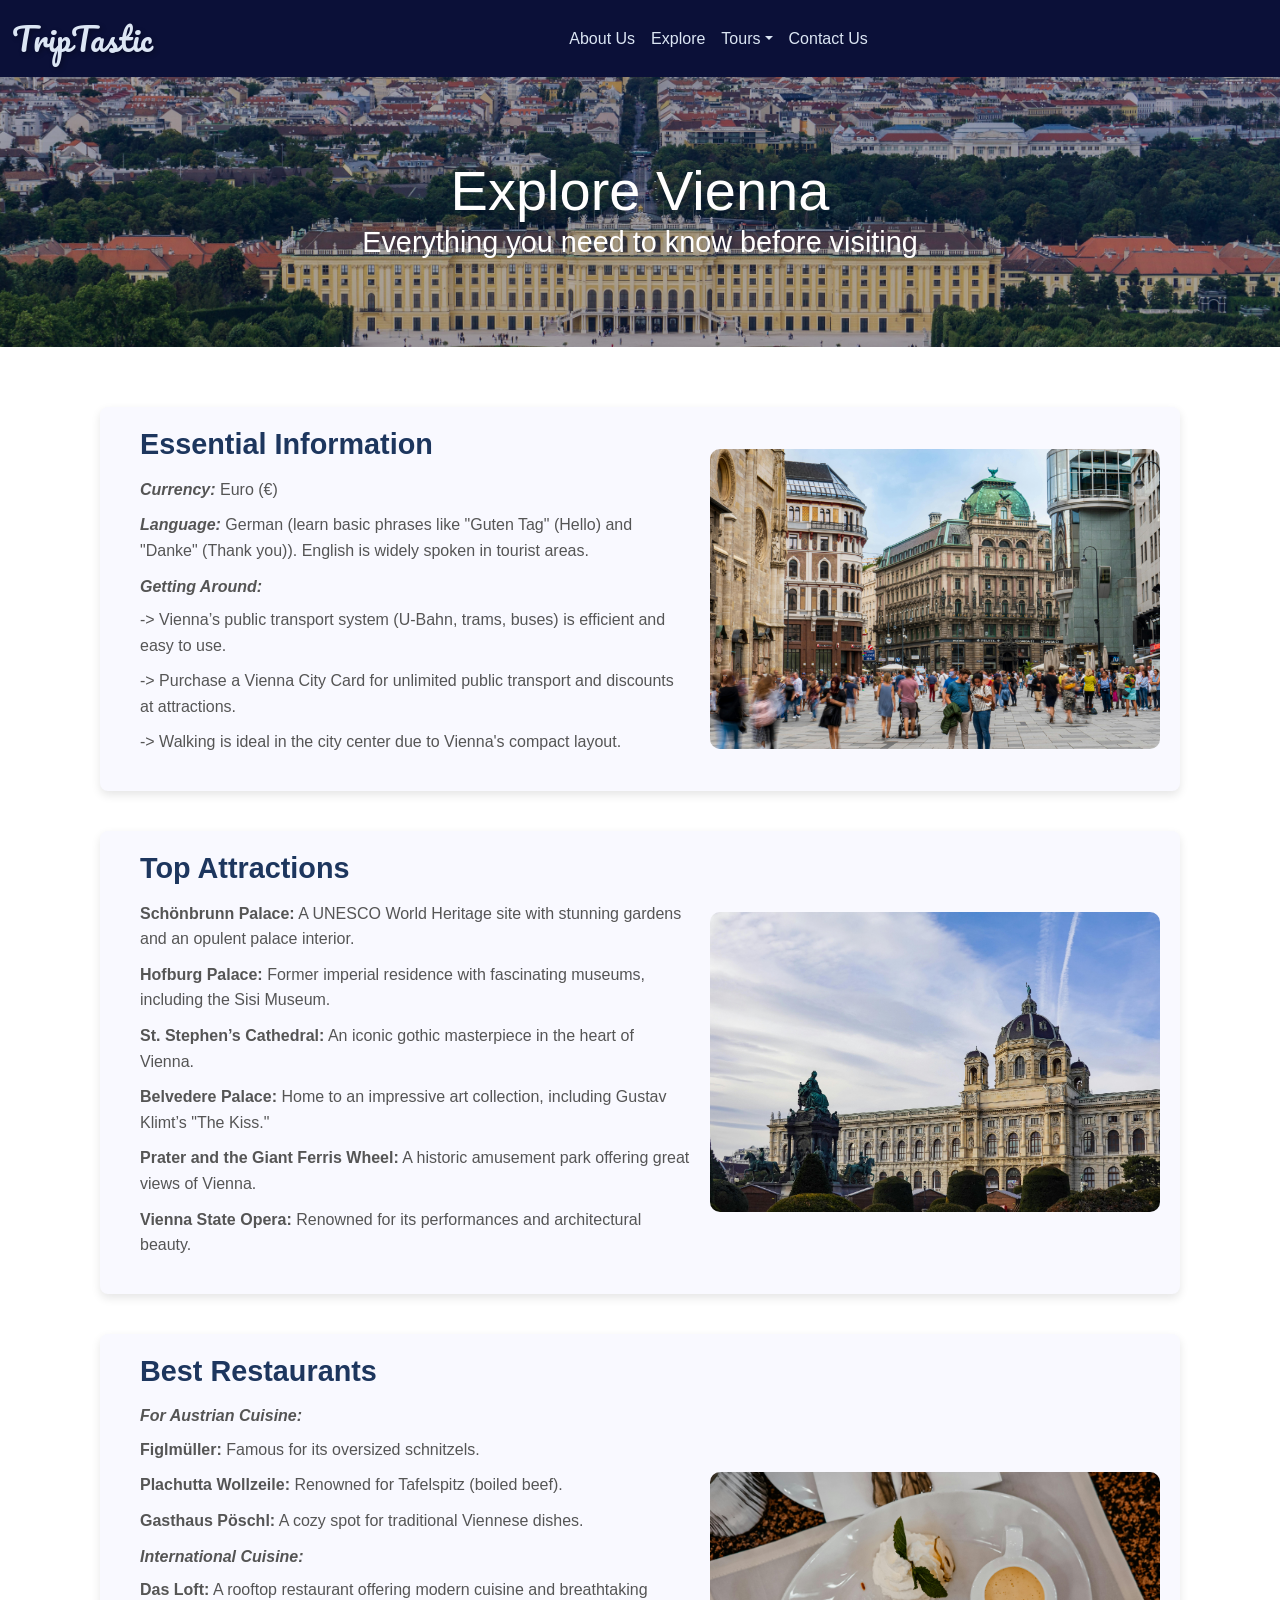
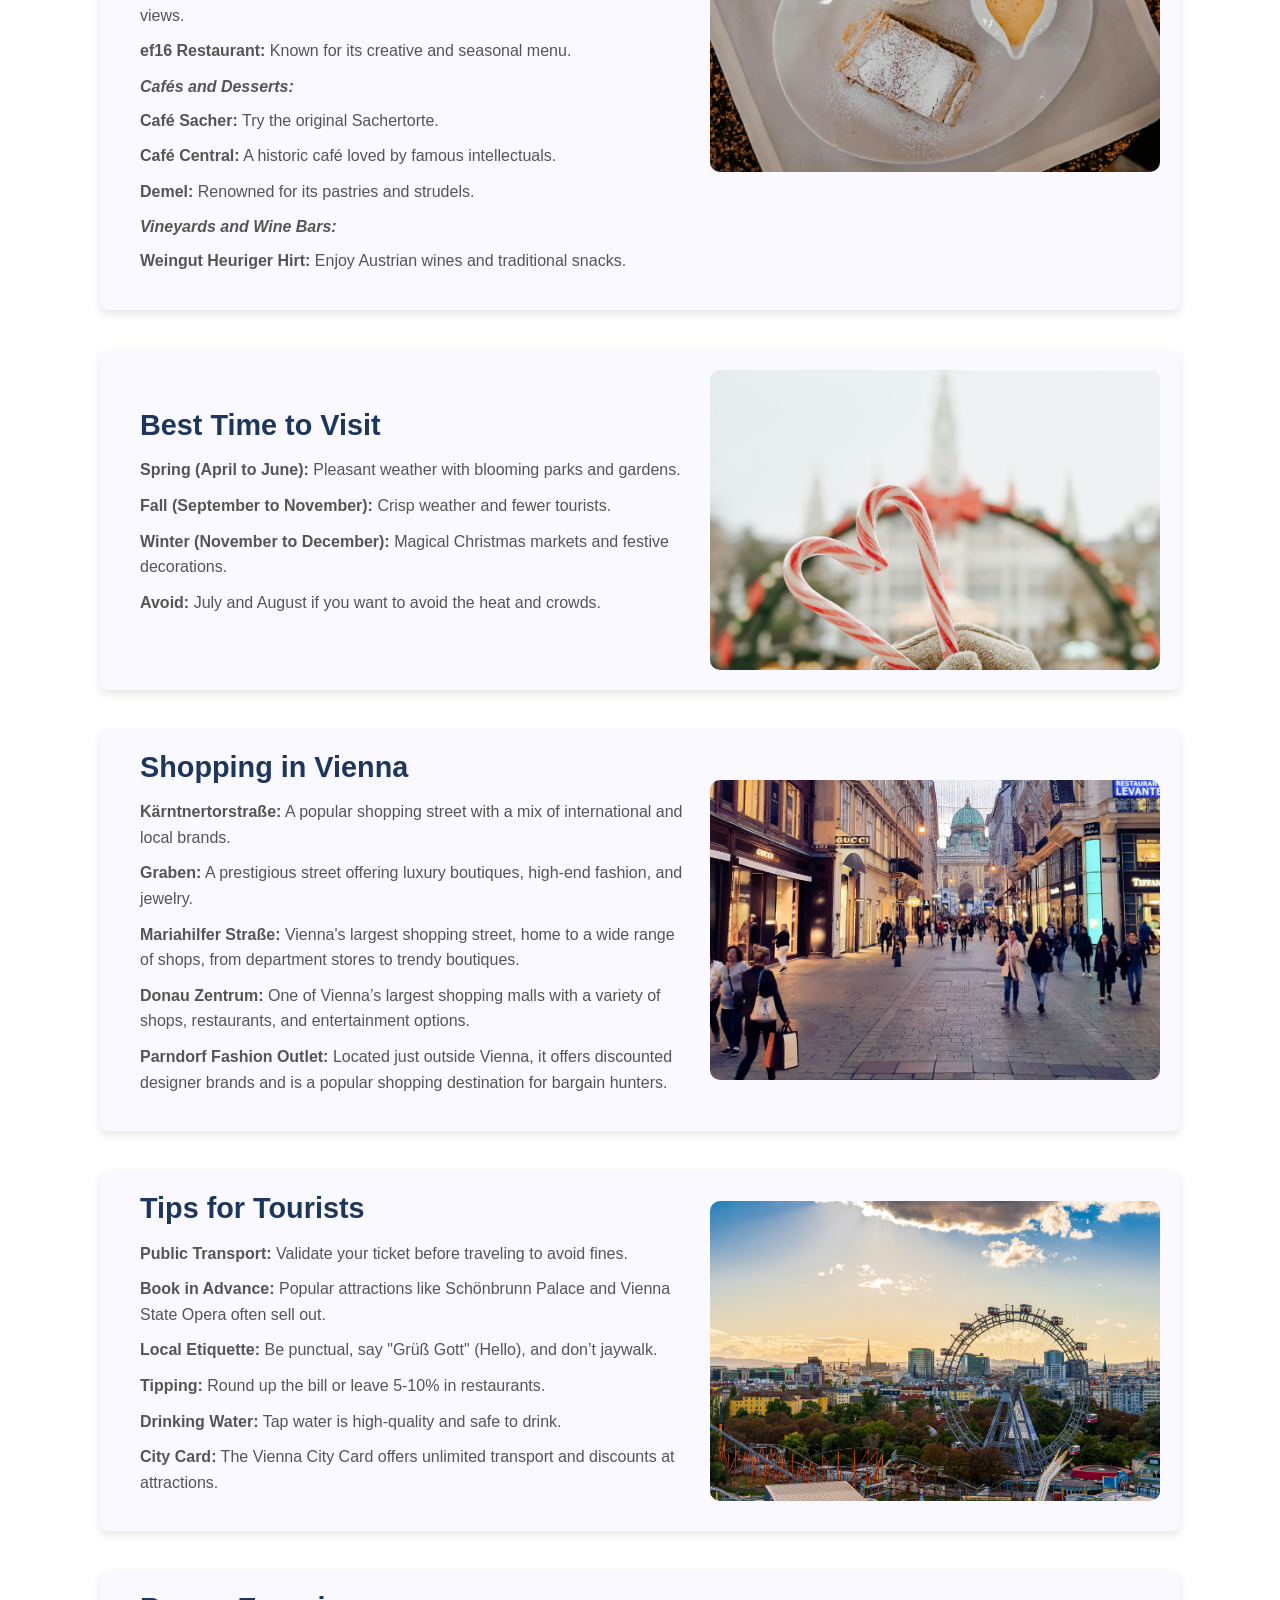
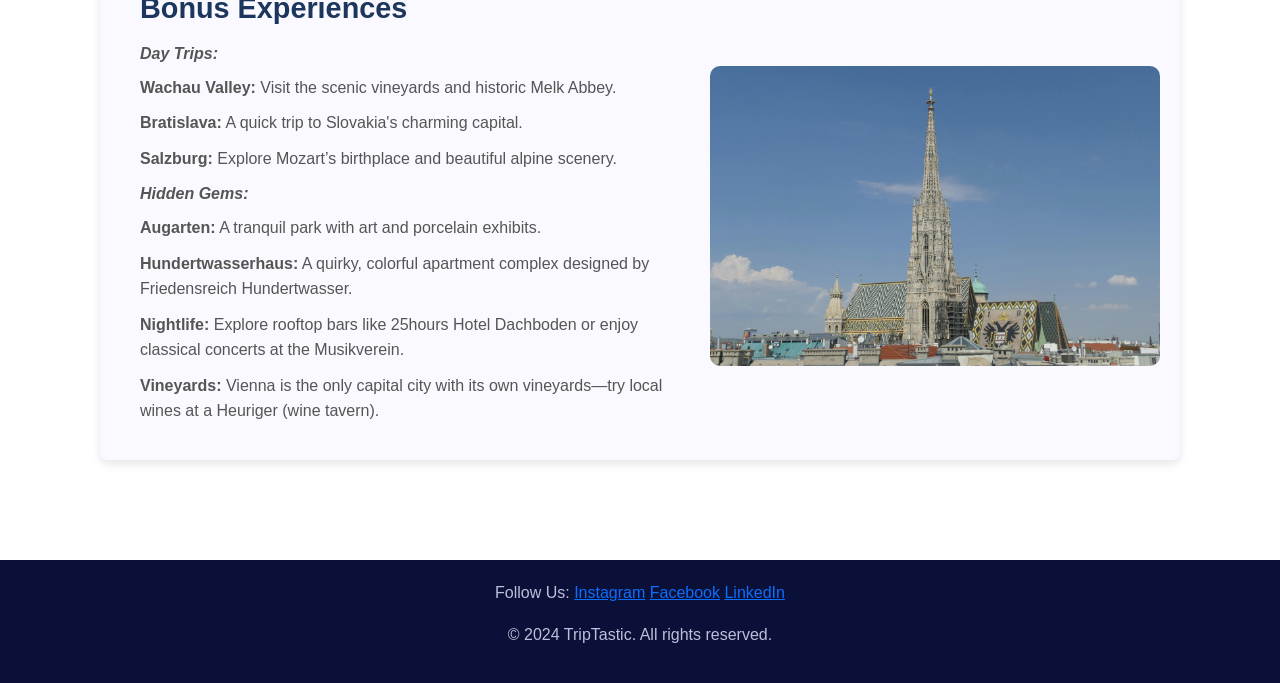
<file: vienna.html>
<!DOCTYPE html>
<html lang="en">
<head>
    <meta charset="UTF-8">
    <meta name="viewport" content="width=device-width, initial-scale=1.0">
    <title>Explore Vienna </title>
    <link href="https://cdn.jsdelivr.net/npm/bootstrap@5.3.3/dist/css/bootstrap.min.css" rel="stylesheet" integrity="sha384-QWTKZyjpPEjISv5WaRU9OFeRpok6YctnYmDr5pNlyT2bRjXh0JMhjY6hW+ALEwIH" crossorigin="anonymous">
    <script src="https://cdn.jsdelivr.net/npm/bootstrap@5.3.3/dist/js/bootstrap.bundle.min.js" integrity="sha384-YvpcrYf0tY3lHB60NNkmXc5s9fDVZLESaAA55NDzOxhy9GkcIdslK1eN7N6jIeHz" crossorigin="anonymous"></script>
    <link href="https://fonts.googleapis.com/css2?family=Pacifico&display=swap" rel="stylesheet">

    <style>
        body {
            font-family:'Lucida Sans', Verdana, sans-serif;
            line-height: 1.6;
        }

        .hero {
            background: url('vienna2.7.jpg') no-repeat center center/cover;
            color: rgb(255, 254, 254);
            height: 30vh;
            display: flex;
            justify-content: center;
            align-items: center;
            text-align: center;
            flex-direction: column;
            position: relative;
        }

        .hero::after {
            content: "";
            position: absolute;
            top: 0;
            left: 0;
            right: 0;
            bottom: 0;
            background-color: #050b3c43;
        }

        .hero h1 {
            font-size: 3.5rem;
            margin: 0;
            z-index: 1;
        }

        .hero h4 {
            font-size: 1.8rem;
            font-weight: 400;
            z-index: 1;
        }

        .container {
            padding: 60px 30px;
        }

        .info-section {
            display: flex;
            align-items: center;
            margin-bottom: 40px;
            justify-content: space-between;
            gap: 20px;
            padding: 20px;
            background-color: #f9f9ff;
            box-shadow: 0 4px 10px rgba(0, 0, 0, 0.1);
            border-radius: 8px;
        }

        .info-section img {
            width: 100%;
            max-width: 450px;
            height: 300px;
            border-radius: 10px;
            object-fit: cover;
            transition: transform 0.3s ease, box-shadow 0.3s ease;
        }

        .info-section img:hover {
            transform: scale(1.05);
            box-shadow: 0 8px 15px rgba(0, 0, 0, 0.2);
        }

        .info {
            flex: 1;
            margin-left: 20px;
        }

        .info h5 {
            font-size: 1.8rem;
            font-weight: 600;
            margin-bottom: 15px;
            color: #1d365e;
        }

        .info ul {
            list-style-type: none;
            padding: 0;
        }

        .info ul li {
            margin: 8px 0;
            color: #555;
            margin-bottom: 10px;
        }

        
        .footer {
            background-color: #0b1038;
            color: #bfbfdb;
            text-align: center;

        }
        

        .footer {
            background-color: #0b1038;
            color: #bfbfdb;
            text-align: center;
            padding: 20px;

        }


        .footer a:hover {
            color: white;
            text-decoration: underline;
        }

        .navbar-nav {
            margin-left: auto;
        }

        nav.navbar{
            background-color: #0b1038;
            box-shadow: 0 2px 4px rgba(0, 0, 0, 0.1); 
        }

        nav.navbar .navbar-brand, 
        nav.navbar .nav-link {
            color: #dce6f4; 
        }

        nav.navbar .nav-link:hover {
            color: #ffffff;

        }

        .navbar-brand{
            font-family: 'Pacifico', cursive; 
            font-size: 32px; 
            text-shadow: 2px 2px 5px rgba(0, 0, 0, 0.3);
        }

        .section-title{
            color: #173c78;
        }

        @media (max-width: 768px) {
            .hero h1 {
                font-size: 2.5rem;
            }

            .hero h4 {
                font-size: 1.2rem;
            }

            .info-section {
                flex-direction: column;
                text-align: center;
            }

            .info {
                text-align: center;
            }

            .navbar-nav {
                text-align: center;
            }

            nav.navbar .navbar-brand,
            nav.navbar .nav-link {
                font-size: 0.9rem;
            }
        }

        @media (max-width: 576px) {
            .hero h1 {
                font-size: 2rem;
            }

            .hero h4 {
                font-size: 1rem;
            }

            .container {
                padding: 15px;
            }

            .info-section img {
                max-width: 100%;
                height: auto;
            }
        }

    </style>
</head>
<body>

    <nav class="navbar navbar-expand-lg">
        <div class="container-fluid">
          <a class="navbar-brand" href="index.html">TripTastic</a>
          <button class="navbar-toggler" type="button" data-bs-toggle="collapse" data-bs-target="#navbarSupportedContent" aria-controls="navbarSupportedContent" aria-expanded="false" aria-label="Toggle navigation">
            <span class="navbar-toggler-icon"></span>
          </button>
          <div class="collapse navbar-collapse" id="navbarSupportedContent">
            <ul class="navbar-nav me-auto mb-2 mb-lg-0">
              <li class="nav-item"><a class="nav-link" href="index.html#about-us">About Us</a></li>
              <li class="nav-item"><a class="nav-link" href="index.html#explore">Explore</a></li>
              <li class="nav-item dropdown">
                <a class="nav-link dropdown-toggle" href="#" data-bs-toggle="dropdown">Tours</a>
                <ul class="dropdown-menu">
                  <li><a class="dropdown-item" href="individual_tours.html">Individual Tours</a></li>
                  <li><a class="dropdown-item" href="guided_tours.html">Guided Tours</a></li>
                </ul>
              </li>
              <li class="nav-item"><a class="nav-link" href="index.html#contact-us">Contact Us</a></li>
            </ul>
          </div>
        </div>
    </nav>

    <div class="hero">
        <h1>Explore Vienna</h1>
        <h4>Everything you need to know before visiting</h4>
    </div>

    <section class="container">

        <div class="info-section">
            <div class="info">
                <h5>Essential Information</h5>
                <ul>
                    <li><strong><i>Currency:</i></strong> Euro (€)</li>
                    <li><strong><i>Language:</i></strong> German (learn basic phrases like "Guten Tag" (Hello) and "Danke" (Thank you)). English is widely spoken in tourist areas.</li>
                    <li><strong><i>Getting Around:</i></strong>
                        <ul>
                            <li>-> Vienna’s public transport system (U-Bahn, trams, buses) is efficient and easy to use.</li>
                            <li>-> Purchase a Vienna City Card for unlimited public transport and discounts at attractions.</li>
                            <li>-> Walking is ideal in the city center due to Vienna's compact layout.</li>
                        </ul>
                    </li>
                </ul>
            </div>
            <img src="vienna2.3.jpg" alt="Vienna Image">
        </div>

        <div class="info-section">
            <div class="info">
                <h5>Top Attractions</h5>
                <ul>
                    <li><strong>Schönbrunn Palace:</strong> A UNESCO World Heritage site with stunning gardens and an opulent palace interior.</li>
                    <li><strong>Hofburg Palace:</strong> Former imperial residence with fascinating museums, including the Sisi Museum.</li>
                    <li><strong>St. Stephen’s Cathedral:</strong> An iconic gothic masterpiece in the heart of Vienna.</li>
                    <li><strong>Belvedere Palace:</strong> Home to an impressive art collection, including Gustav Klimt’s "The Kiss."</li>
                    <li><strong>Prater and the Giant Ferris Wheel:</strong> A historic amusement park offering great views of Vienna.</li>
                    <li><strong>Vienna State Opera:</strong> Renowned for its performances and architectural beauty.</li>
                </ul>
            </div>
            <img src="vienna2.9.jpg" alt="Vienna Attractions">
        </div>

        <div class="info-section">
            <div class="info">
                <h5>Best Restaurants</h5>
                <ul>
                    <li><strong><i>For Austrian Cuisine:</i></strong>
                        <ul>
                            <li><strong>Figlmüller:</strong> Famous for its oversized schnitzels.</li>
                            <li><strong>Plachutta Wollzeile:</strong> Renowned for Tafelspitz (boiled beef).</li>
                            <li><strong>Gasthaus Pöschl:</strong> A cozy spot for traditional Viennese dishes.</li>
                        </ul>
                    </li>
                    <li><strong><i>International Cuisine:</i></strong>
                        <ul>
                            <li><strong>Das Loft:</strong> A rooftop restaurant offering modern cuisine and breathtaking views.</li>
                            <li><strong>ef16 Restaurant:</strong> Known for its creative and seasonal menu.</li>
                        </ul>
                    </li>
                    <li><strong><i>Cafés and Desserts:</i></strong>
                        <ul>
                            <li><strong>Café Sacher:</strong> Try the original Sachertorte.</li>
                            <li><strong>Café Central:</strong> A historic café loved by famous intellectuals.</li>
                            <li><strong>Demel:</strong> Renowned for its pastries and strudels.</li>
                        </ul>
                    </li>
                    <li><strong><i>Vineyards and Wine Bars:</i></strong>
                        <ul>
                            <li><strong>Weingut Heuriger Hirt:</strong> Enjoy Austrian wines and traditional snacks.</li>
                        </ul>
                    </li>
                </ul>
            </div>
            <img src="viennafood.jpg" alt="Vienna Restaurants">
        </div>

        <div class="info-section">
            <div class="info">
                <h5>Best Time to Visit</h5>
                <ul>
                    <li><strong>Spring (April to June):</strong> Pleasant weather with blooming parks and gardens.</li>
                    <li><strong>Fall (September to November):</strong> Crisp weather and fewer tourists.</li>
                    <li><strong>Winter (November to December):</strong> Magical Christmas markets and festive decorations.</li>
                    <li><strong>Avoid:</strong> July and August if you want to avoid the heat and crowds.</li>
                </ul>
            </div>
            <img src="vienna2.5.jpg" alt="Best Time to Visit Vienna">
        </div>
        
        <div class="info-section">
            <div class="info">
                <h5>Shopping in Vienna</h5>
                <ul>
                    <li><strong>Kärntnertorstraße:</strong> A popular shopping street with a mix of international and local brands.</li>
                    <li><strong>Graben:</strong> A prestigious street offering luxury boutiques, high-end fashion, and jewelry.</li>
                    <li><strong>Mariahilfer Straße:</strong> Vienna's largest shopping street, home to a wide range of shops, from department stores to trendy boutiques.</li>
                    <li><strong>Donau Zentrum:</strong> One of Vienna’s largest shopping malls with a variety of shops, restaurants, and entertainment options.</li>
                    <li><strong>Parndorf Fashion Outlet:</strong> Located just outside Vienna, it offers discounted designer brands and is a popular shopping destination for bargain hunters.</li>
                </ul>
            </div>
            <img src="viennashops.jpg" alt="Shopping in Vienna">
        </div>
        
        <div class="info-section ">
            <div class="info">
                <h5>Tips for Tourists</h5>
                <ul>
                    <li><strong>Public Transport:</strong> Validate your ticket before traveling to avoid fines.</li>
                    <li><strong>Book in Advance:</strong> Popular attractions like Schönbrunn Palace and Vienna State Opera often sell out.</li>
                    <li><strong>Local Etiquette:</strong> Be punctual, say "Grüß Gott" (Hello), and don’t jaywalk.</li>
                    <li><strong>Tipping:</strong> Round up the bill or leave 5-10% in restaurants.</li>
                    <li><strong>Drinking Water:</strong> Tap water is high-quality and safe to drink.</li>
                    <li><strong>City Card:</strong> The Vienna City Card offers unlimited transport and discounts at attractions.</li>
                </ul>
            </div>
            <img src="vienna2.8.jpg" alt="Tips for Tourists in Vienna">
        </div>
        
        <div class="info-section">
            <div class="info">
                <h5>Bonus Experiences</h5>
                <ul>
                    <li><strong><i>Day Trips:</i></strong>
                        <ul>
                            <li><strong>Wachau Valley:</strong> Visit the scenic vineyards and historic Melk Abbey.</li>
                            <li><strong>Bratislava:</strong> A quick trip to Slovakia's charming capital.</li>
                            <li><strong>Salzburg:</strong> Explore Mozart’s birthplace and beautiful alpine scenery.</li>
                        </ul>
                    </li>
                    <li><strong><i>Hidden Gems:</i></strong>
                        <ul>
                            <li><strong>Augarten:</strong> A tranquil park with art and porcelain exhibits.</li>
                            <li><strong>Hundertwasserhaus:</strong> A quirky, colorful apartment complex designed by Friedensreich Hundertwasser.</li>
                        </ul>
                    </li>
                    <li><strong>Nightlife:</strong> Explore rooftop bars like 25hours Hotel Dachboden or enjoy classical concerts at the Musikverein.</li>
                    <li><strong>Vineyards:</strong> Vienna is the only capital city with its own vineyards—try local wines at a Heuriger (wine tavern).</li>
                </ul>
            </div>
            <img src="vienna2.11.jpg" alt="Bonus Experiences in Vienna">
        </div>
        
</section>
<footer class="footer custom-footer">
    <div class="footercontainer">
        <p>Follow Us: 
            <a href="#">Instagram</a> 
            <a href="#">Facebook</a> 
            <a href="#">LinkedIn</a>
        </p>
        <p>&copy; 2024 TripTastic. All rights reserved.</p>
    </div>
</footer>
</body>
</html>
</file>
<file: css/guided_tours.css>
body {
    margin: 0;
    padding: 0;
    font-family:'Trebuchet MS',  sans-serif;
    line-height: 1.6;
    background-color: #e2f0fb;
}

.hero h1 {
    font-size: 3rem;
    margin: 20px 0;
    text-align: center;
}


.navbar-nav {
    margin-left:auto;
}

nav.navbar{
    background-color: #0b1038;
    box-shadow: 0 2px 4px rgba(0, 0, 0, 0.1); 
}

nav.navbar .navbar-brand, 
nav.navbar .nav-link {
    color: #dce6f4; 
}

nav.navbar .nav-link:hover {
    color: #ffffff;
}

.navbar-brand{
    font-family: 'Pacifico', cursive; 
    font-size: 32px; 
    text-shadow: 2px 2px 5px rgba(0, 0, 0, 0.3);
}

.guided-tours-form {
    padding: 50px 0;
    background-color: #f9f9f9;
}

.guided-tours-form h2 {
    text-align: center;
    margin-bottom: 30px;
    font-size: 2.5rem;
    color: #1d365e;
}

.guided-tours-form p {
    text-align: center;
    color: #1d365e;
    margin-bottom: 30px;
}

.guided-tours-form form {
    max-width: 600px;
    width: 100%;
    padding: 30px;
    background-color: #f7fafc;
    border: 1px solid #ddd;
    border-radius: 8px;
    box-shadow: 0 2px 4px rgba(0, 0, 0, 0.1);
}

.guided-tours-form label {
    font-weight: bold;
    margin-bottom: 5px;
    display: block;
}

.guided-tours-form input,
.guided-tours-form select,
.guided-tours-form textarea {
    width: 100%;
    padding: 12px;
    margin-bottom: 15px;
    border: 1px solid #ccc;
    border-radius: 4px;
    box-sizing: border-box;
}

.guided-tours-form button {
    display: block;
    width: 100%;
    padding: 12px;
    background-color: #021b36;
    color: #ffffff;
    border: none;
    border-radius: 4px;
    font-size: 1.1rem;
    cursor: pointer;
    transition: background-color 0.3s ease;
}

.guided-tours-form button:hover {
    background-color: #0056b3;
}


.photos img {
    width: 100%;
    height: 250px;
    object-fit: cover;
    border-radius: 8px;
    transition: transform 0.3s ease, box-shadow 0.3s ease;
    margin-bottom: 10px;
    cursor: pointer;
}

.photos img:hover {
    transform: scale(1.05);
    box-shadow: 0 4px 8px rgba(0, 0, 0, 0.2);
}

.photos p {
    text-align: center;
    margin-top: 10px;
    color: #6c757d;
}

.footer {
    background-color: #0b1038;
    color: #bfbfdb;
    padding: 20px;
    text-align: center;
}

.footer a:hover {
    color: white;
    text-decoration: underline;
}


@media (max-width: 767px) {
    .guided-tours-form form {
        padding: 20px;
    }

    .guided-tours-form h2 {
        font-size: 2rem;
    }

    .photos img {
        height: 200px;
    }

    .navbar-nav {
        text-align: center;
    }

    nav.navbar .navbar-brand,
    nav.navbar .nav-link {
        font-size: 0.9rem;
    }
}
</file>
